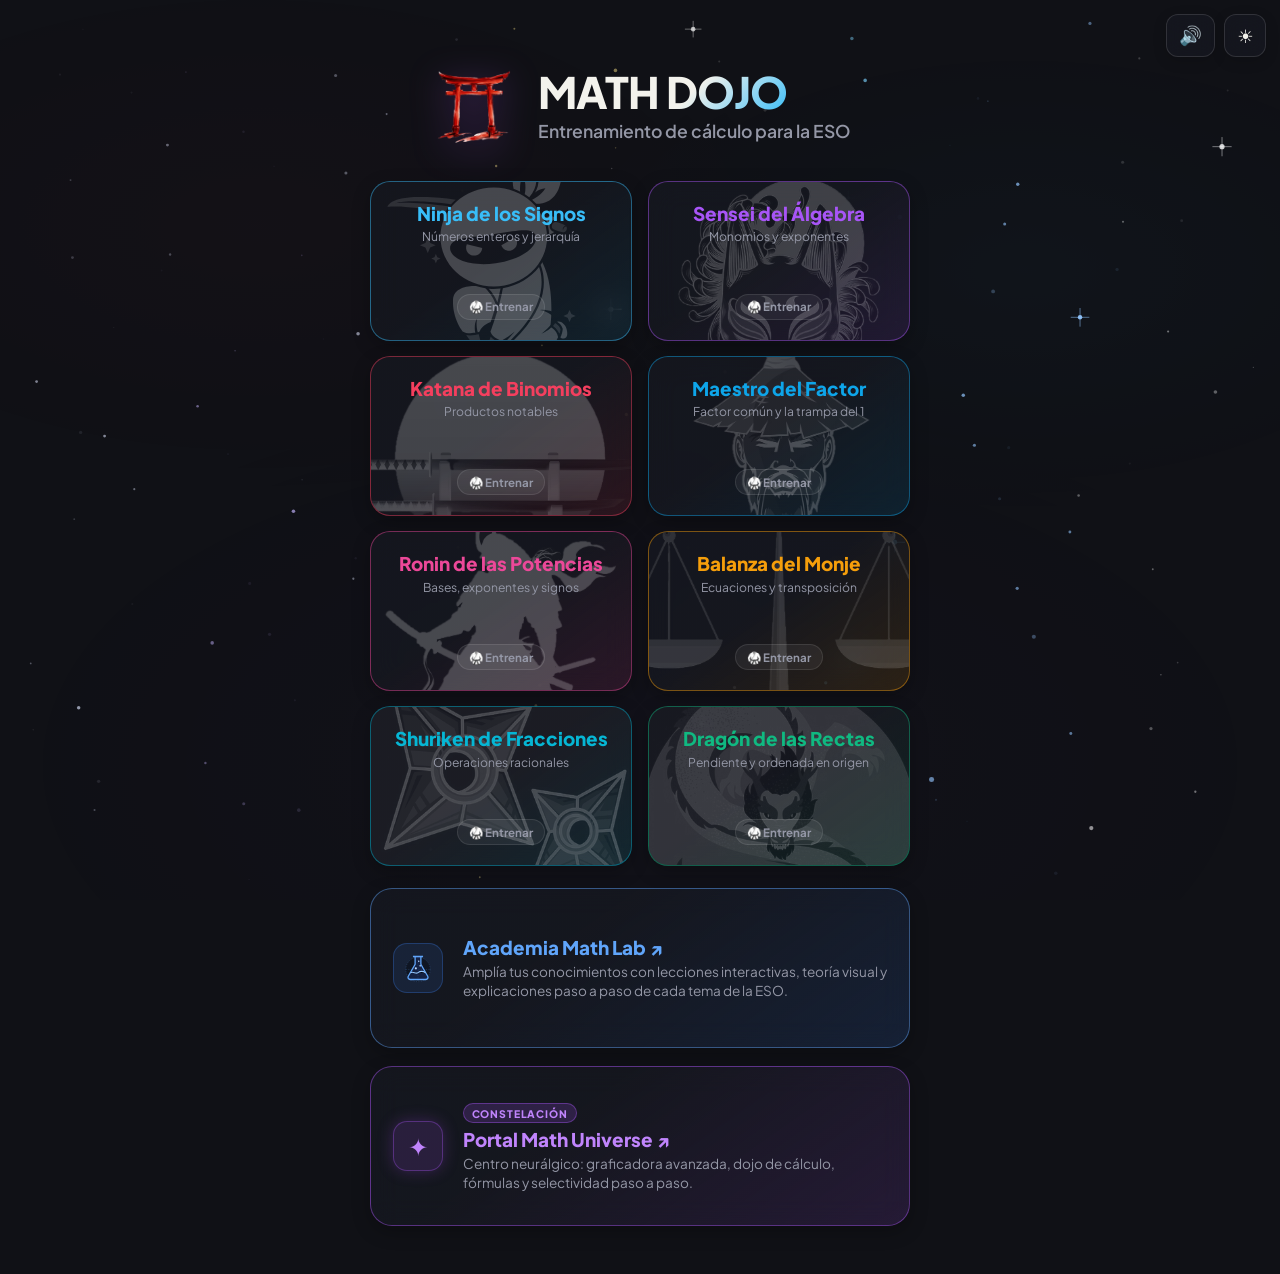
<file: index.html>
<!DOCTYPE html>
<html lang="es">
<head>
  <script>
    try {
      const p = new URLSearchParams(window.location.search).get('theme');
      const s = p || localStorage.getItem('math-universe-theme') || localStorage.getItem('mathlab_theme') || localStorage.getItem('mathdojo_theme');
      const t = s === 'light' ? 'light' : 'dark';
      if (t === 'light') {
        document.documentElement.setAttribute('data-theme', 'light');
      } else {
        document.documentElement.removeAttribute('data-theme');
      }
      localStorage.setItem('math-universe-theme', t);
      localStorage.setItem('mathlab_theme', t);
      localStorage.setItem('mathdojo_theme', t);
    } catch (_) {}
  </script>
  <meta charset="UTF-8">
  <meta name="viewport" content="width=device-width, initial-scale=1.0, maximum-scale=1.0, user-scalable=no, viewport-fit=cover">
  <title>Math Dojo | Centro de Entrenamiento de Cálculo</title>
  <meta name="theme-color" content="#101116">
  <meta name="apple-mobile-web-app-capable" content="yes">
  <meta name="apple-mobile-web-app-status-bar-style" content="black-translucent">
  <meta name="apple-mobile-web-app-title" content="Math Dojo">
  <link rel="manifest" href="manifest.json">
  
  <link rel="stylesheet" href="dojo-theme.css">
  <script src="dojo-starfield.js" defer></script>
  <script src="dojo-audio.js" defer></script>
  <script src="dojo-stats.js" defer></script>
  
  <style>
    :root {
      --bg-primary: #101116;
      --bg-card: rgba(22, 24, 32, 0.82);
      --text-main: #f3f2ec;
      --text-muted: #9497a6;
      --border-color: rgba(255, 255, 255, 0.12);
    }
    [data-theme="light"] {
      --bg-primary: #f5f4ef;
      --bg-card: rgba(255, 255, 255, 0.94);
      --text-main: #0f172a;
      --text-muted: #334155;
      --border-color: rgba(0, 0, 0, 0.14);
    }
    * { box-sizing: border-box; }
    
    body {
      margin: 0; padding: 0;
      background-color: var(--bg-primary); 
      color: var(--text-main);
      min-height: 100vh;
      display: flex; flex-direction: column; align-items: center;
      overflow-x: hidden;
      overflow-y: auto;
      transition: background-color 0.3s ease, color 0.3s ease;
      padding-bottom: max(3rem, env(safe-area-inset-bottom));
    }

    .header {
      display: flex;
      flex-direction: column;
      align-items: center;
      text-align: center;
      margin-top: max(3.8rem, env(safe-area-inset-top));
      margin-bottom: 2rem;
      padding: 0 1.2rem;
      max-width: 540px;
      width: 94%;
      position: relative;
      z-index: 2;
    }

    .header-main-row {
      display: flex;
      flex-direction: row;
      align-items: center;
      justify-content: center;
      gap: 1.3rem;
      width: 100%;
    }

    .header-tori {
      height: 5.5rem;
      width: 5.5rem;
      object-fit: contain;
      flex-shrink: 0;
      display: block;
      filter: drop-shadow(0 8px 18px rgba(168, 85, 247, 0.35));
      mix-blend-mode: screen; 
      transition: transform 0.3s ease;
    }
    [data-theme="light"] .header-tori {
      mix-blend-mode: multiply;
      filter: drop-shadow(0 6px 14px rgba(168, 85, 247, 0.15));
    }

    .header-text {
      display: flex;
      flex-direction: column;
      align-items: flex-start;
      text-align: left;
      justify-content: center;
    }
    .header h1 { 
      font-size: clamp(2rem, 6.5vw, 2.7rem); 
      margin: 0; 
      font-weight: 900; 
      letter-spacing: -1px; 
      line-height: 1.1;
      background: linear-gradient(135deg, var(--text-main) 60%, var(--accent-blue) 100%);
      -webkit-background-clip: text;
      -webkit-text-fill-color: transparent;
    }
    [data-theme="light"] .header h1 {
      background: linear-gradient(135deg, #14151a 50%, #0284c7 100%);
      -webkit-background-clip: text;
      -webkit-text-fill-color: transparent;
    }
    .header p { 
      color: var(--text-muted); 
      font-size: clamp(0.92rem, 3.2vw, 1.1rem); 
      margin: 0.25rem 0 0 0; 
      font-weight: 600;
      line-height: 1.25;
    }
    
    /* REJILLA A DOBLE COLUMNA */
    .games-grid {
      display: grid;
      grid-template-columns: repeat(2, minmax(0, 1fr));
      gap: 0.95rem;
      width: 94%;
      max-width: 540px;
      position: relative;
      z-index: 2;
    }

    .game-card {
      background: var(--bg-card);
      backdrop-filter: blur(14px);
      -webkit-backdrop-filter: blur(14px);
      border: 1.5px solid var(--border-color);
      border-radius: 20px;
      padding: 1.25rem 0.85rem;
      min-height: 160px;
      text-decoration: none;
      display: flex;
      flex-direction: column;
      align-items: center;
      text-align: center;
      justify-content: space-between;
      gap: 0.35rem;
      transition: transform 0.2s cubic-bezier(0.16, 1, 0.3, 1), box-shadow 0.22s ease, border-color 0.22s ease, background 0.22s ease;
      color: var(--text-main);
      box-shadow: 0 6px 18px rgba(0, 0, 0, 0.25);
      position: relative;
      overflow: hidden; 
    }
    .game-card:hover {
      transform: translateY(-3px);
      box-shadow: 0 12px 30px var(--card-glow, rgba(0, 0, 0, 0.35));
    }
    .game-card:active { 
      transform: scale(0.97); 
    }

    .game-info {
      width: 100%;
      position: relative;
      z-index: 2;
    }
    .game-info h2 {
      margin: 0 0 0.3rem 0;
      font-size: clamp(0.98rem, 3.2vw, 1.18rem);
      font-weight: 800;
      line-height: 1.2;
    }
    .game-info p {
      margin: 0;
      font-size: 0.76rem;
      color: var(--text-muted);
      line-height: 1.25;
    }

    /* FONDO DE ILUSTRACIÓN COMPLETO */
    .card-full-bg {
      position: absolute;
      top: -15%;
      left: -15%;
      width: 130%;
      height: 130%;
      object-fit: cover;
      object-position: center 25%;
      pointer-events: none;
      z-index: 1;
      opacity: 0.24;
      filter: invert(1) grayscale(1);
      mix-blend-mode: screen;
      transition: transform 0.3s ease, opacity 0.3s ease;
    }

    [data-theme="light"] .card-full-bg {
      opacity: 0.07;
      filter: none;
      mix-blend-mode: multiply;
    }

    .game-card:hover .card-full-bg {
      transform: scale(1.08);
      opacity: 0.34;
    }
    [data-theme="light"] .game-card:hover .card-full-bg {
      opacity: 0.12;
    }

    /* COLORES TEMÁTICOS CON TINTADO LUMINOSO Y ALTO CONTRASTE */
    .card-enteros { 
      --card-glow: rgba(56, 189, 248, 0.32);
      border-color: rgba(56, 189, 248, 0.45); 
      background: linear-gradient(145deg, var(--bg-card) 45%, rgba(56, 189, 248, 0.12) 100%);
    }
    .card-enteros h2 { color: #38bdf8; }
    [data-theme="light"] .card-enteros {
      border: 2px solid #0284c7 !important;
      background: linear-gradient(150deg, #ffffff 20%, rgba(186, 230, 253, 0.75) 100%) !important;
      box-shadow: 0 6px 20px rgba(2, 132, 199, 0.18), 0 1px 3px rgba(0, 0, 0, 0.04) !important;
    }
    [data-theme="light"] .card-enteros h2 { color: #0284c7 !important; font-weight: 900 !important; }
    
    .card-algebra { 
      --card-glow: rgba(168, 85, 247, 0.32);
      border-color: rgba(168, 85, 247, 0.45); 
      background: linear-gradient(145deg, var(--bg-card) 45%, rgba(168, 85, 247, 0.12) 100%);
    }
    .card-algebra h2 { color: #a855f7; }
    [data-theme="light"] .card-algebra {
      border: 2px solid #7c3aed !important;
      background: linear-gradient(150deg, #ffffff 20%, rgba(233, 213, 255, 0.75) 100%) !important;
      box-shadow: 0 6px 20px rgba(124, 58, 237, 0.18), 0 1px 3px rgba(0, 0, 0, 0.04) !important;
    }
    [data-theme="light"] .card-algebra h2 { color: #6d28d9 !important; font-weight: 900 !important; }

    .card-notables { 
      --card-glow: rgba(244, 63, 94, 0.32);
      border-color: rgba(244, 63, 94, 0.45); 
      background: linear-gradient(145deg, var(--bg-card) 45%, rgba(244, 63, 94, 0.12) 100%);
    }
    .card-notables h2 { color: #f43f5e; }
    [data-theme="light"] .card-notables {
      border: 2px solid #e11d48 !important;
      background: linear-gradient(150deg, #ffffff 20%, rgba(254, 205, 211, 0.75) 100%) !important;
      box-shadow: 0 6px 20px rgba(225, 29, 72, 0.18), 0 1px 3px rgba(0, 0, 0, 0.04) !important;
    }
    [data-theme="light"] .card-notables h2 { color: #be123c !important; font-weight: 900 !important; }

    .card-factor { 
      --card-glow: rgba(14, 165, 233, 0.32);
      border-color: rgba(14, 165, 233, 0.45); 
      background: linear-gradient(145deg, var(--bg-card) 45%, rgba(14, 165, 233, 0.12) 100%);
    }
    .card-factor h2 { color: #0ea5e9; }
    [data-theme="light"] .card-factor {
      border: 2px solid #0284c7 !important;
      background: linear-gradient(150deg, #ffffff 20%, rgba(186, 230, 253, 0.75) 100%) !important;
      box-shadow: 0 6px 20px rgba(2, 132, 199, 0.18), 0 1px 3px rgba(0, 0, 0, 0.04) !important;
    }
    [data-theme="light"] .card-factor h2 { color: #0369a1 !important; font-weight: 900 !important; }

    .card-ronin { 
      --card-glow: rgba(236, 72, 153, 0.32);
      border-color: rgba(236, 72, 153, 0.45); 
      background: linear-gradient(145deg, var(--bg-card) 45%, rgba(236, 72, 153, 0.12) 100%);
    }
    .card-ronin h2 { color: #ec4899; }
    [data-theme="light"] .card-ronin {
      border: 2px solid #db2777 !important;
      background: linear-gradient(150deg, #ffffff 20%, rgba(251, 207, 232, 0.75) 100%) !important;
      box-shadow: 0 6px 20px rgba(219, 39, 119, 0.18), 0 1px 3px rgba(0, 0, 0, 0.04) !important;
    }
    [data-theme="light"] .card-ronin h2 { color: #be185d !important; font-weight: 900 !important; }

    .card-balanza { 
      --card-glow: rgba(245, 158, 11, 0.32);
      border-color: rgba(245, 158, 11, 0.45); 
      background: linear-gradient(145deg, var(--bg-card) 45%, rgba(245, 158, 11, 0.12) 100%);
    }
    .card-balanza h2 { color: #f59e0b; }
    [data-theme="light"] .card-balanza {
      border: 2px solid #d97706 !important;
      background: linear-gradient(150deg, #ffffff 20%, rgba(254, 215, 170, 0.75) 100%) !important;
      box-shadow: 0 6px 20px rgba(217, 119, 6, 0.18), 0 1px 3px rgba(0, 0, 0, 0.04) !important;
    }
    [data-theme="light"] .card-balanza h2 { color: #b45309 !important; font-weight: 900 !important; }

    .card-fracciones { 
      --card-glow: rgba(6, 182, 212, 0.32);
      border-color: rgba(6, 182, 212, 0.45); 
      background: linear-gradient(145deg, var(--bg-card) 45%, rgba(6, 182, 212, 0.12) 100%);
    }
    .card-fracciones h2 { color: #06b6d4; }
    [data-theme="light"] .card-fracciones {
      border: 2px solid #0891b2 !important;
      background: linear-gradient(150deg, #ffffff 20%, rgba(207, 250, 254, 0.75) 100%) !important;
      box-shadow: 0 6px 20px rgba(8, 145, 178, 0.18), 0 1px 3px rgba(0, 0, 0, 0.04) !important;
    }
    [data-theme="light"] .card-fracciones h2 { color: #0e7490 !important; font-weight: 900 !important; }

    .card-rectas { 
      --card-glow: rgba(16, 185, 129, 0.32);
      border-color: rgba(16, 185, 129, 0.45); 
      background: linear-gradient(145deg, var(--bg-card) 45%, rgba(16, 185, 129, 0.12) 100%);
    }
    .card-rectas h2 { color: #10b981; }
    [data-theme="light"] .card-rectas {
      border: 2px solid #059669 !important;
      background: linear-gradient(150deg, #ffffff 20%, rgba(209, 250, 229, 0.75) 100%) !important;
      box-shadow: 0 6px 20px rgba(5, 150, 105, 0.18), 0 1px 3px rgba(0, 0, 0, 0.04) !important;
    }
    [data-theme="light"] .card-rectas h2 { color: #047857 !important; font-weight: 900 !important; }

    /* TARJETA ESPECIAL: ACADEMIA MATH LAB */
    .promo-card {
      grid-column: 1 / -1;
      flex-direction: row;
      text-align: left;
      padding: 1.3rem 1.4rem;
      background: linear-gradient(145deg, var(--bg-card) 35%, rgba(59, 130, 246, 0.14) 100%);
      border-color: rgba(96, 165, 250, 0.45);
      border-radius: 22px;
      justify-content: flex-start;
      gap: 1.2rem;
      margin-top: 0.4rem;
      --card-glow: rgba(59, 130, 246, 0.3);
    }
    [data-theme="light"] .promo-card {
      border: 2px solid #2563eb !important;
      background: linear-gradient(150deg, #ffffff 25%, rgba(191, 219, 254, 0.75) 100%) !important;
      box-shadow: 0 6px 22px rgba(37, 99, 235, 0.18), 0 1px 3px rgba(0, 0, 0, 0.04) !important;
    }
    [data-theme="light"] .promo-card h2 { color: #1d4ed8 !important; font-weight: 900 !important; }
    .promo-card .game-info p {
      font-size: 0.85rem;
      margin-top: 0.3rem;
      line-height: 1.35;
    }

    /* GRAN PASTILLA / SECCIÓN CONSTELACIÓN MATH UNIVERSE (ABAJO DEL TODO) */
    .constellation-hub-card {
      grid-column: 1 / -1;
      flex-direction: row;
      text-align: left;
      padding: 1.3rem 1.4rem;
      background: linear-gradient(145deg, var(--bg-card) 35%, rgba(168, 85, 247, 0.14) 100%);
      border-color: rgba(168, 85, 247, 0.45);
      border-radius: 22px;
      justify-content: flex-start;
      gap: 1.2rem;
      margin-top: 0.2rem;
      --card-glow: rgba(168, 85, 247, 0.3);
    }
    [data-theme="light"] .constellation-hub-card {
      border: 2px solid #7c3aed !important;
      background: linear-gradient(150deg, #ffffff 25%, rgba(233, 213, 255, 0.75) 100%) !important;
      box-shadow: 0 6px 22px rgba(124, 58, 237, 0.18), 0 1px 3px rgba(0, 0, 0, 0.04) !important;
    }
    [data-theme="light"] .constellation-hub-card h2 { color: #5b21b6 !important; font-weight: 900 !important; }
    .constellation-icon-wrap {
      width: 50px;
      height: 50px;
      flex-shrink: 0;
      display: flex;
      align-items: center;
      justify-content: center;
      border-radius: 14px;
      background: rgba(168, 85, 247, 0.14);
      border: 1px solid rgba(168, 85, 247, 0.35);
      color: #c084fc;
      font-size: 1.5rem;
      box-shadow: 0 0 16px rgba(168, 85, 247, 0.25);
    }
    [data-theme="light"] .constellation-icon-wrap {
      background: rgba(124, 58, 237, 0.15);
      border: 2px solid #7c3aed;
      color: #6d28d9;
    }
    .constellation-hub-card .badge-hub {
      display: inline-flex;
      align-items: center;
      gap: 0.3rem;
      font-size: 0.65rem;
      font-weight: 800;
      letter-spacing: 0.08em;
      text-transform: uppercase;
      padding: 0.15rem 0.5rem;
      border-radius: 999px;
      background: rgba(168, 85, 247, 0.18);
      border: 1px solid rgba(168, 85, 247, 0.4);
      color: #c084fc;
      margin-bottom: 0.3rem;
    }
    [data-theme="light"] .constellation-hub-card .badge-hub {
      background: #ede9fe;
      border-color: #8b5cf6;
      color: #5b21b6;
      font-weight: 800;
    }
    .constellation-hub-card h2 {
      color: #c084fc;
    }
    .constellation-hub-card .game-info p {
      font-size: 0.85rem;
      margin-top: 0.25rem;
      line-height: 1.35;
    }
    [data-theme="light"] .game-info p {
      color: #1e293b !important;
      font-weight: 600 !important;
    }
  </style>
</head>
<body>
  <!-- Controles Superiores: Sonido y Tema (Alineados, nunca solapados) -->
  <div class="top-controls">
    <button class="sound-toggle-btn" type="button" onclick="DojoAudio.toggleMute()" aria-label="Silenciar o activar sonido" title="Sonido">
      <span class="sound-icon">🔊</span>
    </button>
    <button class="theme-toggle-btn" type="button" onclick="toggleTheme()" aria-label="Cambiar tema de color" title="Cambiar tema">
      <span id="theme-icon">☀️</span>
    </button>
  </div>

  <div class="header">
    <div class="header-main-row">
      <img src="Tori.png" class="header-tori" alt="Tori">
      <div class="header-text">
        <h1>MATH DOJO</h1>
        <p>Entrenamiento de cálculo para la ESO</p>
      </div>
    </div>
  </div>

  <div class="games-grid">
    <!-- Ninja de los Signos -->
    <a href="signos.html" class="game-card card-enteros" onclick="if(window.DojoAudio) DojoAudio.play('tap')">
      <img src="ninja-bg.svg" class="card-full-bg" alt="" aria-hidden="true">
      <div class="game-info">
        <h2>Ninja de los Signos</h2>
        <p>Números enteros y jerarquía</p>
      </div>
      <div class="card-belt-badge" data-game="signos">🥋 Entrenar</div>
    </a>

    <!-- Sensei del Álgebra -->
    <a href="algebra.html" class="game-card card-algebra" onclick="if(window.DojoAudio) DojoAudio.play('tap')">
      <img src="sensei-bg.png" class="card-full-bg" alt="" aria-hidden="true">
      <div class="game-info">
        <h2>Sensei del Álgebra</h2>
        <p>Monomios y exponentes</p>
      </div>
      <div class="card-belt-badge" data-game="algebra">🥋 Entrenar</div>
    </a>

    <!-- Katana de Binomios -->
    <a href="notables.html" class="game-card card-notables" onclick="if(window.DojoAudio) DojoAudio.play('tap')">
      <img src="katana-bg.png" class="card-full-bg" alt="" aria-hidden="true">
      <div class="game-info">
        <h2>Katana de Binomios</h2>
        <p>Productos notables</p>
      </div>
      <div class="card-belt-badge" data-game="notables">🥋 Entrenar</div>
    </a>

    <!-- Maestro del Factor -->
    <a href="factor.html" class="game-card card-factor" onclick="if(window.DojoAudio) DojoAudio.play('tap')">
      <img src="maestro-bg.png" class="card-full-bg" alt="" aria-hidden="true">
      <div class="game-info">
        <h2>Maestro del Factor</h2>
        <p>Factor común y la trampa del 1</p>
      </div>
      <div class="card-belt-badge" data-game="factor">🥋 Entrenar</div>
    </a>

    <!-- Ronin de las Potencias -->
    <a href="ronin.html" class="game-card card-ronin" onclick="if(window.DojoAudio) DojoAudio.play('tap')">
      <img src="ronin-bg.png" class="card-full-bg" alt="" aria-hidden="true">
      <div class="game-info">
        <h2>Ronin de las Potencias</h2>
        <p>Bases, exponentes y signos</p>
      </div>
      <div class="card-belt-badge" data-game="ronin">🥋 Entrenar</div>
    </a>

    <!-- Balanza del Monje -->
    <a href="balanza.html" class="game-card card-balanza" onclick="if(window.DojoAudio) DojoAudio.play('tap')">
      <img src="scales-bg.png" class="card-full-bg" alt="" aria-hidden="true">
      <div class="game-info">
        <h2>Balanza del Monje</h2>
        <p>Ecuaciones y transposición</p>
      </div>
      <div class="card-belt-badge" data-game="balanza">🥋 Entrenar</div>
    </a>

    <!-- Shuriken de Fracciones -->
    <a href="fracciones.html" class="game-card card-fracciones" onclick="if(window.DojoAudio) DojoAudio.play('tap')">
      <img src="shuriken-bg.png" class="card-full-bg" alt="" aria-hidden="true">
      <div class="game-info">
        <h2>Shuriken de Fracciones</h2>
        <p>Operaciones racionales</p>
      </div>
      <div class="card-belt-badge" data-game="fracciones">🥋 Entrenar</div>
    </a>

    <!-- Dragón de las Rectas -->
    <a href="rectas.html" class="game-card card-rectas" onclick="if(window.DojoAudio) DojoAudio.play('tap')">
      <img src="dragon-bg.jpg" class="card-full-bg" alt="" aria-hidden="true">
      <div class="game-info">
        <h2>Dragón de las Rectas</h2>
        <p>Pendiente y ordenada en origen</p>
      </div>
      <div class="card-belt-badge" data-game="rectas">🥋 Entrenar</div>
    </a>

    <!-- Tarjeta Especial: Math Lab -->
    <a href="https://mathlab-phi.vercel.app/" target="_blank" rel="noopener noreferrer" class="game-card promo-card" onclick="if(window.DojoAudio) DojoAudio.play('tap')">
      <div class="math-lab-tile" aria-hidden="true">
        <svg viewBox="0 0 100 100">
          <circle cx="50" cy="54" r="34" class="tile-grid" />
          <path d="M16 54h68M50 20v68" class="tile-grid" />
          <path d="M36 18h28M42 18v22L23 73a6 6 0 0 0 5.2 9h43.6a6 6 0 0 0 5.2-9L58 40V18" class="tile-main" />
          <path d="M29 63c8-5 14 5 21 0s13-5 21 0" class="tile-accent" />
          <circle cx="44" cy="51" r="3" class="tile-dot" />
          <circle cx="56" cy="44" r="2.2" class="tile-dot" />
          <circle cx="52" cy="31" r="2" class="tile-dot" />
        </svg>
      </div>
      <div class="game-info">
        <h2 style="color: #60a5fa;">Academia Math Lab ↗</h2>
        <p>Amplía tus conocimientos con lecciones interactivas, teoría visual y explicaciones paso a paso de cada tema de la ESO.</p>
      </div>
    </a>

    <!-- Gran Pastilla: Constelación Math Universe (Abajo, sin estorbar el header) -->
    <a href="https://mathuniverse-beta.vercel.app/" target="_blank" rel="noopener noreferrer" class="game-card constellation-hub-card" onclick="if(window.DojoAudio) DojoAudio.play('tap')">
      <div class="constellation-icon-wrap" aria-hidden="true">
        <span>✦</span>
      </div>
      <div class="game-info">
        <div class="badge-hub">Constelación</div>
        <h2>Portal Math Universe ↗</h2>
        <p>Centro neurálgico: graficadora avanzada, dojo de cálculo, fórmulas y selectividad paso a paso.</p>
      </div>
    </a>
  </div>

  <script>
    function updateCrossLinks(theme) {
      try {
        document.querySelectorAll('a[href]').forEach(a => {
          const href = a.getAttribute('href');
          if (!href || href.startsWith('#') || href.startsWith('javascript:') || href.startsWith('mailto:')) return;
          try {
            const url = new URL(href, window.location.href);
            if (url.origin === window.location.origin || url.hostname.includes('vercel.app')) {
              url.searchParams.set('theme', theme);
              if (url.origin === window.location.origin && !href.startsWith('http')) {
                const relativePath = href.split('?')[0].split('#')[0];
                const hash = href.includes('#') ? '#' + href.split('#')[1] : '';
                a.setAttribute('href', `${relativePath}?theme=${theme}${hash}`);
              } else {
                a.setAttribute('href', url.toString());
              }
            }
          } catch (_) {}
        });
      } catch (_) {}
    }

    function initTheme() {
      const isLight = document.documentElement.getAttribute('data-theme') === 'light';
      const icon = document.getElementById('theme-icon');
      if (icon) icon.textContent = isLight ? '🌙' : '☀️';
      updateCrossLinks(isLight ? 'light' : 'dark');
    }

    function toggleTheme() {
      const isLight = document.documentElement.getAttribute('data-theme') === 'light';
      const next = isLight ? 'dark' : 'light';
      const icon = document.getElementById('theme-icon');
      
      if (next === 'light') {
        document.documentElement.setAttribute('data-theme', 'light');
        if (icon) icon.textContent = '🌙';
      } else {
        document.documentElement.removeAttribute('data-theme');
        if (icon) icon.textContent = '☀️';
      }
      try {
        localStorage.setItem('math-universe-theme', next);
        localStorage.setItem('mathlab_theme', next);
        localStorage.setItem('mathdojo_theme', next);
      } catch (_) {}
      updateCrossLinks(next);
    }

    window.addEventListener('pageshow', () => {
      try {
        const s = localStorage.getItem('math-universe-theme') || localStorage.getItem('mathlab_theme') || localStorage.getItem('mathdojo_theme');
        const isLight = s === 'light';
        if (isLight) {
          document.documentElement.setAttribute('data-theme', 'light');
        } else {
          document.documentElement.removeAttribute('data-theme');
        }
        initTheme();
      } catch (_) {}
    });

    window.addEventListener('DOMContentLoaded', initTheme);
    
    if ('serviceWorker' in navigator) {
      window.addEventListener('load', () => navigator.serviceWorker.register('./sw.js'));
    }
  </script>
</body>
</html>
</file>
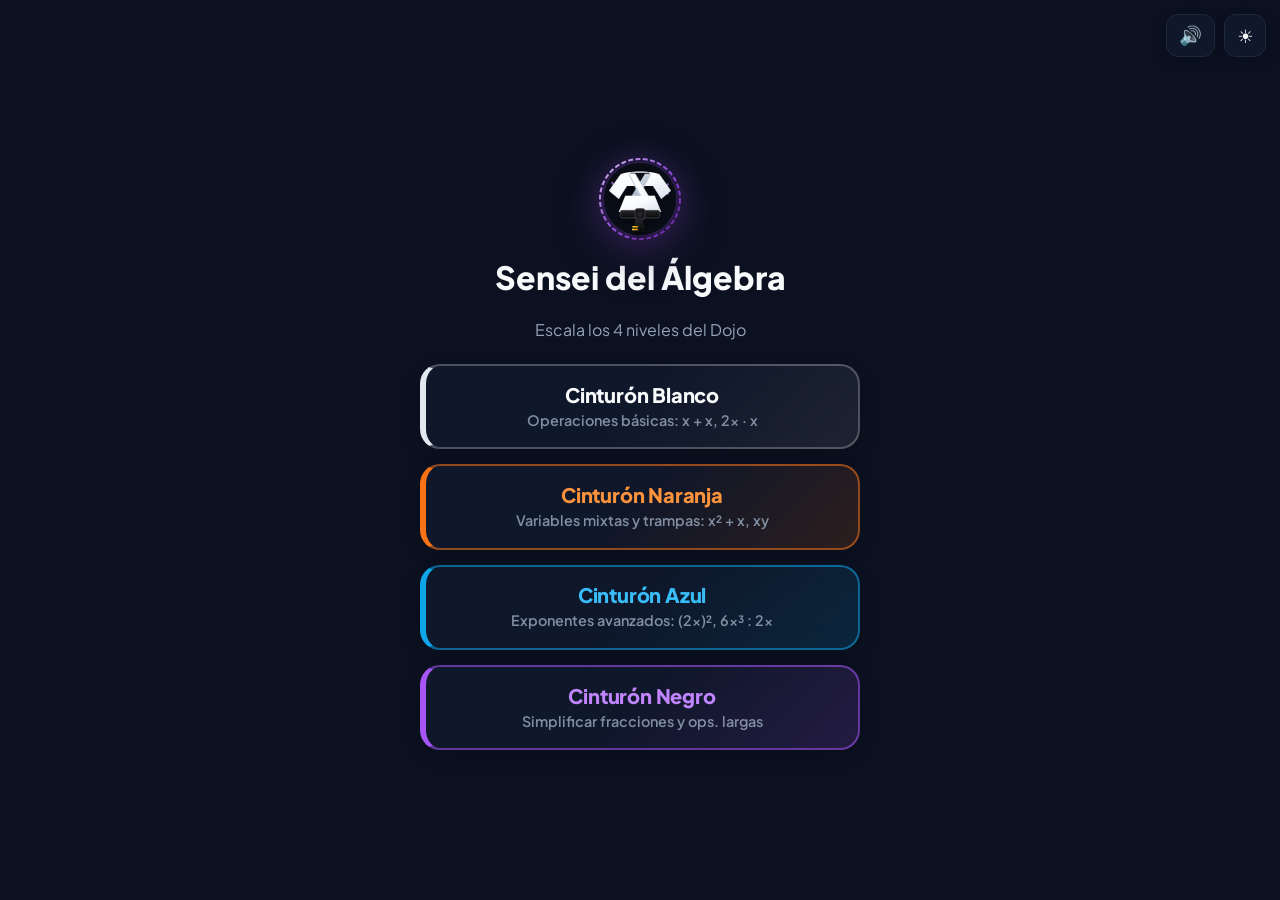
<file: algebra.html>
<!DOCTYPE html>
<html lang="es">
<head>
  <script>
    if (localStorage.getItem('mathlab_theme') === 'light') {
      document.documentElement.setAttribute('data-theme', 'light');
    }
  </script>
  <meta charset="UTF-8">
  <meta name="viewport" content="width=device-width, initial-scale=1.0, maximum-scale=1.0, user-scalable=no, viewport-fit=cover">
  <title>Sensei del Álgebra | MATH LAB</title>
  
  <meta name="theme-color" content="#0b1120">
  <meta name="apple-mobile-web-app-capable" content="yes">
  <meta name="apple-mobile-web-app-status-bar-style" content="black-translucent">
  <meta name="apple-mobile-web-app-title" content="Álgebra">
  <link rel="manifest" href="manifest.json">
  <link rel="stylesheet" href="dojo-theme.css">
  <script src="dojo-audio.js" defer></script>
  <script src="dojo-stats.js" defer></script>
  
  <style>
    /* ================= VARIABLES DE COLOR ================= */
    :root {
      --bg-primary: #0b1120;
      --bg-card: #0f172a;
      --text-main: #f8fafc;
      --text-muted: #94a3b8;
      --border-color: #1e293b;
      --accent-main: #a855f7; 
      --accent-gold: #fbbf24;
      --accent-success: #10b981;
      --accent-op: #f43f5e;
    }

    [data-theme="light"] {
      --bg-primary: #f8fafc;
      --bg-card: #ffffff;
      --text-main: #0f172a;
      --text-muted: #64748b;
      --border-color: #e2e8f0;
      --accent-main: #9333ea;
    }

    * {
      box-sizing: border-box;
    }

    /* === LA SOLUCIÓN NUCLEAR === */
    html, body {
      margin: 0;
      padding: 0;
      width: 100%;
      height: 100%;
      position: fixed; /* Ancla la app a las 4 esquinas físicas */
      top: 0; left: 0; right: 0; bottom: 0;
      overflow: hidden; /* Prohíbe cualquier scroll */
      background-color: var(--bg-primary);
      color: var(--text-main);
      font-family: system-ui, -apple-system, sans-serif;
      display: flex;
      flex-direction: column;
      transition: background-color 0.3s ease, color 0.3s ease;
    }

    /* EFECTOS PANTALLA COMPLETA */
    @keyframes screenFlash {
      0% { box-shadow: inset 0 0 120px rgba(16, 185, 129, 0.4); }
      100% { box-shadow: inset 0 0 0px rgba(16, 185, 129, 0); }
    }
    body.flash-active {
      animation: screenFlash 0.6s ease-out;
    }

    @keyframes errorFlash {
      0% { box-shadow: inset 0 0 150px rgba(244, 63, 94, 0.5); }
      100% { box-shadow: inset 0 0 0px rgba(244, 63, 94, 0); }
    }
    body.error-active {
      animation: errorFlash 0.5s ease-out;
    }

    /* ANIMACIONES DEL TEXTO CENTRAL */
    @keyframes textPop {
      0% { transform: scale(1); }
      40% { transform: scale(1.2); color: var(--accent-success); text-shadow: 0 0 20px rgba(16, 185, 129, 0.5); }
      100% { transform: scale(1); }
    }
    .pop-active {
      animation: textPop 0.5s cubic-bezier(0.175, 0.885, 0.32, 1.275);
    }

    @keyframes textShake {
      0%, 100% { transform: translateX(0); }
      20%, 60% { transform: translateX(-10px); color: var(--accent-op); text-shadow: 0 0 15px rgba(244, 63, 94, 0.4); }
      40%, 80% { transform: translateX(10px); color: var(--accent-op); text-shadow: 0 0 15px rgba(244, 63, 94, 0.4); }
    }
    .shake-active {
      animation: textShake 0.4s ease-in-out;
    }

    /* PARTÍCULAS */
    .particle {
      position: fixed;
      pointer-events: none;
      font-size: 2rem;
      opacity: 1;
      z-index: 999;
      transition: transform 0.8s cubic-bezier(0.25, 1, 0.5, 1), opacity 0.8s ease-out;
    }

    .theme-toggle-btn {
      position: absolute;
      top: 1rem;
      right: 1rem;
      background: var(--bg-card);
      border: 1px solid var(--border-color);
      border-radius: 12px;
      cursor: pointer;
      padding: 0.6rem 0.8rem;
      font-size: 1.2rem;
      display: inline-flex;
      align-items: center;
      justify-content: center;
      box-shadow: 0 4px 10px rgba(0,0,0,0.15);
      color: var(--text-main);
      z-index: 100;
      transition: all 0.2s;
    }

    /* PANTALLA DE INICIO */
    #screen-home {
      display: flex;
      flex-direction: column;
      align-items: center;
      justify-content: center;
      height: 100%;
      padding: 1.5rem;
      text-align: center;
      position: relative;
    }
    .app-logo {
      font-size: 4rem;
      margin-bottom: 0.5rem;
      filter: drop-shadow(0 4px 15px rgba(168, 85, 247, 0.4));
    }
    .app-title {
      font-size: 2rem;
      font-weight: 900;
      color: var(--text-main);
      margin: 0 0 0.5rem 0;
      line-height: 1.1;
    }
    .app-subtitle {
      color: var(--text-muted);
      font-size: 1rem;
      margin-bottom: 1.5rem;
    }

    .levels-grid {
      display: flex;
      flex-direction: column;
      gap: 0.8rem;
      width: 100%;
      max-width: 340px;
    }

    .mode-btn {
      width: 100%;
      padding: 1rem;
      border-radius: 16px;
      border: 2px solid transparent;
      font-size: 1.1rem;
      font-weight: 800;
      cursor: pointer;
      display: flex;
      flex-direction: column;
      align-items: center;
      gap: 0.2rem;
      transition: transform 0.1s;
    }
    .mode-btn:active { transform: scale(0.96); }
    
    /* Colores de Cinturones */
    .btn-blanco { background: rgba(248, 250, 252, 0.1); border-color: #cbd5e1; color: #f8fafc; }
    [data-theme="light"] .btn-blanco { background: #f1f5f9; color: #334155; border-color: #94a3b8; }
    
    .btn-naranja { background: rgba(249, 115, 22, 0.15); border-color: #f97316; color: #f97316; }
    .btn-azul { background: rgba(56, 189, 248, 0.15); border-color: #38bdf8; color: #38bdf8; }
    .btn-negro { background: rgba(15, 23, 42, 0.8); border-color: #64748b; color: #fff; box-shadow: 0 4px 15px rgba(0,0,0,0.5); }
    [data-theme="light"] .btn-negro { background: #0f172a; color: #fff; }

    .btn-desc { font-size: 0.8rem; font-weight: 600; opacity: 0.85; }

    /* PANTALLA DE JUEGO (REDISEÑADA PARA BLOQUEO ABSOLUTO) */
    #screen-game {
      display: none;
      flex-direction: column;
      width: 100%;
      height: 100%;
      position: absolute;
      top: 0; left: 0; right: 0; bottom: 0;
      padding: 0;
    }

    .game-header {
      display: flex;
      justify-content: space-between;
      align-items: center;
      padding: 1rem 4rem 1rem 1rem;
      padding-top: max(1rem, env(safe-area-inset-top));
    }
    .btn-back {
      background: var(--bg-card);
      border: 1px solid var(--border-color);
      border-radius: 10px;
      color: var(--text-main);
      font-size: 1.1rem;
      cursor: pointer;
      padding: 0.5rem 0.8rem;
      font-weight: bold;
    }
    .score-board {
      background: rgba(16, 185, 129, 0.15);
      color: var(--accent-success);
      padding: 0.6rem 1.2rem;
      border-radius: 20px;
      font-weight: 900;
      font-size: 1.1rem;
      border: 1px solid rgba(16, 185, 129, 0.3);
    }

    .problem-container {
      flex: 1; /* Rellena el espacio del centro */
      display: flex;
      align-items: center;
      justify-content: center;
      font-size: clamp(2.4rem, 8vw, 4rem); 
      font-weight: 900;
      font-family: monospace;
      letter-spacing: -1px;
      text-align: center;
      color: var(--text-main);
      white-space: nowrap; 
      width: 100%;
    }
    
    #problem-display.long-math { font-size: clamp(1.5rem, 6vw, 3rem); }
    #problem-display.frac-math { font-size: clamp(2rem, 8vw, 4rem); display: flex; flex-direction: column; align-items: center; justify-content: center; gap: 0.2rem; }
    
    .frac-line { width: 100%; height: 4px; background: currentColor; border-radius: 2px; }

    sup { 
      font-size: 0.65em; 
      position: relative; 
      top: -0.6em; 
      color: var(--accent-main); 
    }
    [data-theme="light"] sup { color: var(--accent-main); }

    /* BURBUJAS DE OPCIONES */
    .options-grid {
      display: grid; 
      grid-template-columns: 1fr 1fr; 
      gap: 0.6rem; 
      padding: 0.5rem; 
      width: 100%;
      /* Esto las aleja del fondo del dispositivo */
      padding-bottom: max(1.5rem, env(safe-area-inset-bottom));
    }
    .option-btn {
      font-size: clamp(1.1rem, 4.5vw, 1.6rem); 
      font-weight: 900;
      font-family: monospace;
      padding: 1.2rem 0.2rem; 
      border-radius: 16px;
      cursor: pointer;
      transition: all 0.2s cubic-bezier(0.4, 0, 0.2, 1);
      box-shadow: 0 4px 10px rgba(0,0,0,0.15);
      display: flex;
      align-items: center;
      justify-content: center;
      color: var(--text-main);
      text-align: center;
    }
    .option-btn:active { transform: scale(0.95); }
    
    .opt-c1 { background: rgba(168, 85, 247, 0.1); border: 2px solid var(--accent-main); }
    .opt-c2 { background: rgba(244, 63, 94, 0.1); border: 2px solid #f43f5e; }
    .opt-c3 { background: rgba(56, 189, 248, 0.1); border: 2px solid #38bdf8; }
    .opt-c4 { background: rgba(16, 185, 129, 0.1); border: 2px solid #10b981; }

    .option-btn.correct { background: var(--accent-success) !important; border-color: var(--accent-success) !important; color: #022c22 !important; box-shadow: 0 0 25px rgba(16, 185, 129, 0.6); }
    .option-btn.correct sup { color: #022c22 !important; }
    .option-btn.wrong { background: var(--accent-op) !important; border-color: var(--accent-op) !important; color: #fff !important; box-shadow: 0 0 25px rgba(244, 63, 94, 0.6); }
    .option-btn.wrong sup { color: #fff !important; }
    .option-btn.disabled { pointer-events: none; opacity: 0.25; transform: scale(0.95); }

    /* TARJETA DE EXPLICACIÓN */
    #feedback-panel {
      position: fixed;
      bottom: -150%;
      left: 50%;
      transform: translateX(-50%);
      width: 92%;
      max-width: 450px;
      background: var(--bg-card);
      border: 3px solid #f43f5e;
      padding: 1.5rem;
      box-sizing: border-box;
      border-radius: 20px;
      transition: bottom 0.4s cubic-bezier(0.175, 0.885, 0.32, 1.275);
      z-index: 50;
      box-shadow: 0 15px 40px rgba(244, 63, 94, 0.4);
    }
    #feedback-panel.show { bottom: 20px; }
    
    .feedback-title { font-size: 1.3rem; font-weight: 900; margin-bottom: 0.8rem; color: #f43f5e; display: flex; align-items: center; gap: 0.5rem; }
    .feedback-text { font-size: 1.1rem; line-height: 1.4; color: var(--text-main); margin-bottom: 1.5rem; }
    .feedback-text strong { color: var(--accent-main); }
    [data-theme="light"] .feedback-text strong { color: #7e22ce; }

    .btn-next {
      width: 100%;
      padding: 1rem;
      background: #f43f5e;
      color: #fff;
      border: none;
      border-radius: 12px;
      font-size: 1.1rem;
      font-weight: 900;
      cursor: pointer;
      text-transform: uppercase;
    }
  </style>
</head>
<body>

  <div class="top-controls">
    <button class="sound-toggle-btn" type="button" onclick="DojoAudio.toggleMute()" aria-label="Silenciar o activar sonido" title="Sonido">
      <span class="sound-icon">🔊</span>
    </button>
    <button id="theme-toggle" class="theme-toggle-btn" onclick="toggleTheme()" title="Cambiar tema">
      <span id="theme-icon">☀️</span>
    </button>
  </div>

  <div id="screen-home">
    <div class="app-logo">
      <img src="crests/sensei-algebra.svg" class="app-logo-crest" alt="Sensei del Álgebra">
    </div>
    <h1 class="app-title">Sensei del Álgebra</h1>
    <p class="app-subtitle">Escala los 4 niveles del Dojo</p>

    <div class="levels-grid">
      <button class="mode-btn btn-blanco" data-level="blanco" onclick="startGame('blanco')">
        <div class="belt-pill-icon" aria-hidden="true">
          <svg viewBox="0 0 36 36" fill="none"><rect x="4" y="8" width="28" height="8" rx="2.5" fill="#f8fafc" stroke="#cbd5e1" stroke-width="1.8"/><rect x="4" y="20" width="28" height="8" rx="2.5" fill="#f8fafc" stroke="#cbd5e1" stroke-width="1.8"/><circle cx="18" cy="18" r="5.5" fill="#ffffff" stroke="#cbd5e1" stroke-width="1.8"/><path d="M16 23 L13 33 L19 32 Z" fill="#f8fafc" stroke="#cbd5e1" stroke-width="1.2"/><path d="M20 23 L23 33 L17 32 Z" fill="#f8fafc" stroke="#cbd5e1" stroke-width="1.2"/></svg>
        </div>
        <div class="belt-pill-body">
          <span class="belt-pill-title">Cinturón Blanco</span>
          <span class="btn-desc">Operaciones básicas: x + x, 2x · x</span>
        </div>
        <div class="belt-pill-status">🥋 Iniciar</div>
      </button>

      <button class="mode-btn btn-naranja" data-level="naranja" onclick="startGame('naranja')">
        <div class="belt-pill-icon" aria-hidden="true">
          <svg viewBox="0 0 36 36" fill="none"><rect x="4" y="8" width="28" height="8" rx="2.5" fill="#f97316" stroke="#ea580c" stroke-width="1.8"/><rect x="4" y="20" width="28" height="8" rx="2.5" fill="#f97316" stroke="#ea580c" stroke-width="1.8"/><circle cx="18" cy="18" r="5.5" fill="#fb923c" stroke="#ea580c" stroke-width="1.8"/><path d="M16 23 L13 33 L19 32 Z" fill="#f97316" stroke="#ea580c" stroke-width="1.2"/><path d="M20 23 L23 33 L17 32 Z" fill="#f97316" stroke="#ea580c" stroke-width="1.2"/></svg>
        </div>
        <div class="belt-pill-body">
          <span class="belt-pill-title">Cinturón Naranja</span>
          <span class="btn-desc">Variables mixtas y trampas: x² + x, xy</span>
        </div>
        <div class="belt-pill-status">🥋 Iniciar</div>
      </button>

      <button class="mode-btn btn-azul" data-level="azul" onclick="startGame('azul')">
        <div class="belt-pill-icon" aria-hidden="true">
          <svg viewBox="0 0 36 36" fill="none"><rect x="4" y="8" width="28" height="8" rx="2.5" fill="#0ea5e9" stroke="#0284c7" stroke-width="1.8"/><rect x="4" y="20" width="28" height="8" rx="2.5" fill="#0ea5e9" stroke="#0284c7" stroke-width="1.8"/><circle cx="18" cy="18" r="5.5" fill="#38bdf8" stroke="#0284c7" stroke-width="1.8"/><path d="M16 23 L13 33 L19 32 Z" fill="#0ea5e9" stroke="#0284c7" stroke-width="1.2"/><path d="M20 23 L23 33 L17 32 Z" fill="#0ea5e9" stroke="#0284c7" stroke-width="1.2"/></svg>
        </div>
        <div class="belt-pill-body">
          <span class="belt-pill-title">Cinturón Azul</span>
          <span class="btn-desc">Exponentes avanzados: (2x)², 6x³ : 2x</span>
        </div>
        <div class="belt-pill-status">🥋 Iniciar</div>
      </button>

      <button class="mode-btn btn-negro" data-level="negro" onclick="startGame('negro')">
        <div class="belt-pill-icon" aria-hidden="true">
          <svg viewBox="0 0 36 36" fill="none"><rect x="4" y="8" width="28" height="8" rx="2.5" fill="#18181b" stroke="#3f3f46" stroke-width="1.8"/><rect x="4" y="20" width="28" height="8" rx="2.5" fill="#18181b" stroke="#3f3f46" stroke-width="1.8"/><circle cx="18" cy="18" r="5.5" fill="#27272a" stroke="#52525b" stroke-width="1.8"/><path d="M16 23 L13 33 L19 32 Z" fill="#18181b" stroke="#3f3f46" stroke-width="1.2"/><path d="M20 23 L23 33 L17 32 Z" fill="#18181b" stroke="#3f3f46" stroke-width="1.2"/><line x1="14" y1="30" x2="18" y2="29.5" stroke="#fde047" stroke-width="1.5"/></svg>
        </div>
        <div class="belt-pill-body">
          <span class="belt-pill-title">Cinturón Negro</span>
          <span class="btn-desc">Simplificar fracciones y ops. largas</span>
        </div>
        <div class="belt-pill-status">🥋 Iniciar</div>
      </button>
    </div>
  </div>

  <div id="screen-game">
    <div class="game-header">
      <button class="btn-back" onclick="goHome()">← Salir</button>
      <div class="score-board">Racha: <span id="score-count">0</span> 🔥 <span class="best-stat" id="best-count"></span></div>
    </div>

    <div class="problem-container">
      <div id="problem-display"></div>
    </div>

    <div class="options-grid" id="options-container">
      <button class="option-btn opt-c1" onclick="checkAnswer(0)" id="opt-0"></button>
      <button class="option-btn opt-c2" onclick="checkAnswer(1)" id="opt-1"></button>
      <button class="option-btn opt-c3" onclick="checkAnswer(2)" id="opt-2"></button>
      <button class="option-btn opt-c4" onclick="checkAnswer(3)" id="opt-3"></button>
    </div>
  </div>

  <div id="feedback-panel">
    <div class="feedback-title"><span>❌</span> ¡Trampa mental!</div>
    <div class="feedback-text" id="feedback-desc"></div>
    <button class="btn-next" onclick="nextProblem()">Entendido ➔</button>
  </div>

  <script>
    function initTheme() {
      const isLight = document.documentElement.getAttribute('data-theme') === 'light';
      document.getElementById('theme-icon').textContent = isLight ? '🌙' : '☀️';
    }
    function toggleTheme() {
      const isLight = document.documentElement.getAttribute('data-theme') === 'light';
      if (isLight) {
        document.documentElement.removeAttribute('data-theme');
        localStorage.setItem('mathlab_theme', 'dark');
        document.getElementById('theme-icon').textContent = '☀️';
      } else {
        document.documentElement.setAttribute('data-theme', 'light');
        localStorage.setItem('mathlab_theme', 'light');
        document.getElementById('theme-icon').textContent = '🌙';
      }
    }
    window.addEventListener('DOMContentLoaded', initTheme);

    // ================= FUNCIONES DE JUGABILIDAD (GAME FEEL) =================
    function createExplosion(x, y) {
      const emojis = ['✨', '🔥', '⭐', '🥋', '💥', '💯'];
      const numParticles = 12;

      for (let i = 0; i < numParticles; i++) {
        let p = document.createElement('div');
        p.className = 'particle';
        p.textContent = emojis[Math.floor(Math.random() * emojis.length)];
        
        p.style.left = x + 'px';
        p.style.top = y + 'px';
        document.body.appendChild(p);

        let angle = Math.random() * Math.PI * 2;
        let velocity = 60 + Math.random() * 120;
        let tx = Math.cos(angle) * velocity;
        let ty = Math.sin(angle) * velocity;
        let rot = Math.random() * 360;

        requestAnimationFrame(() => {
          requestAnimationFrame(() => {
            p.style.transform = `translate(${tx}px, ${ty}px) rotate(${rot}deg) scale(${Math.random() * 0.8 + 0.5})`;
            p.style.opacity = '0';
          });
        });

        setTimeout(() => p.remove(), 800);
      }
    }

    // ================= MOTOR ALGEBRAICO =================
    let currentMode = '';
    let currentData = {};
    let racha = 0;
    let buttonsDisabled = false;

    function rand(min, max, avoidZero = true) {
      let val;
      do {
        val = Math.floor(Math.random() * (max - min + 1)) + min;
      } while (avoidZero && val === 0);
      return val;
    }

    function formatM(coef, vars) {
      if (coef === 0) return "0";
      if (coef === 1 && vars !== "") return vars;
      if (coef === -1 && vars !== "") return `-${vars}`;
      return `${coef}${vars}`;
    }
    function safeParen(str, coef) {
      return coef < 0 ? `(${str})` : str;
    }

    function generateBlanco() {
      const op = rand(0, 2, false); 
      let a = rand(-4, 5, true); let b = rand(-4, 5, true);
      let q, ans, exp;

      if (op === 0) {
        ans = formatM(a + b, "x");
        q = `${formatM(a, "x")} + ${safeParen(formatM(b, "x"), b)}`;
        exp = `Es una suma de términos semejantes. Se suman los números (${a} + ${b} = ${a+b}) y <strong>la letra se queda igual.</strong>`;
      } else {
        ans = formatM(a * b, "x<sup>2</sup>");
        q = `${formatM(a, "x")} · ${safeParen(formatM(b, "x"), b)}`;
        exp = `¡Multiplicación! Se multiplican los números y se suman los exponentes de las letras (x · x = <strong>x²</strong>).`;
      }
      return { q, ansStr: ans, exp, type: 'basic' };
    }

    function generateNaranja() {
      const op = rand(0, 2, false);
      let a = rand(2, 5, true); let b = rand(2, 5, true);
      let q, ans, exp;

      if (op === 0) {
        let sign = rand(0,1,false) ? '+' : '-';
        ans = `${formatM(a, "x<sup>2</sup>")} ${sign} ${formatM(b, "x")}`;
        q = ans;
        exp = `¡Trampa! <strong>No se pueden sumar peras con manzanas.</strong> Un término con x² no se puede juntar con uno con x. La operación se queda igual.`;
      } else if (op === 1) {
        ans = formatM(a + b, "xy");
        q = `${formatM(a, "xy")} + ${formatM(b, "xy")}`;
        exp = `Ambos tienen la misma parte literal ("xy"). Sumas los coeficientes y mantienes las letras idénticas.`;
      } else {
        ans = `${formatM(a, "xy")} + ${formatM(b, "x")}`;
        q = ans;
        exp = `¡Trampa! Tienen distintas letras ("xy" y "x"). <strong>No son semejantes</strong>, así que no se pueden sumar.`;
      }
      return { q, ansStr: ans, exp, type: 'mixed' };
    }

    function generateAzul() {
      const op = rand(0, 1, false); 
      let q, ans, exp;

      if (op === 0) {
        let a = rand(-4, 4, true); let n = rand(1, 3, true);
        ans = formatM(a * a, `x<sup>${n * 2}</sup>`);
        q = `(${formatM(a, `x<sup>${n}</sup>`)})<sup>2</sup>`;
        exp = `El cuadrado afecta a todo: El número al cuadrado (${a}² = ${a*a}) y <strong>el exponente se multiplica por 2</strong>.`;
      } else {
        let a = rand(-4, 4, true); let b = rand(2, 4, true);
        let n = rand(2, 3, true); let m = rand(1, 2, true);
        ans = formatM(a * b, `x<sup>${n + m}</sup>`);
        q = `${formatM(a, `x<sup>${n}</sup>`)} · ${safeParen(formatM(b, `x<sup>${m}</sup>`), b)}`;
        exp = `Al multiplicar, los números se multiplican normal, pero los exponentes de letras iguales <strong>se SUMAN</strong>.`;
      }
      return { q, ansStr: ans, exp, type: 'advanced' };
    }

    function generateNegro() {
      const op = rand(0, 1, false);
      let q, ans, exp;

      if (op === 0) {
        let a = rand(2, 5, true); let b = rand(2, 5, true); let c = rand(2, 5, true);
        ans = formatM(a + b - c, "x");
        q = `${formatM(a, "x")} + ${formatM(b, "x")} - ${formatM(c, "x")}`;
        exp = `Agrupa paso a paso de izquierda a derecha. Como todos tienen "x", solo es operar los números: ${a} + ${b} - ${c}.`;
      } else {
        let d = rand(2, 4, true); let c = d * rand(2, 4, true);
        let m = rand(1, 2, true); let n = m + rand(1, 2, true);
        ans = formatM(c / d, `x<sup>${n - m}</sup>`);
        q = `<div>${formatM(c, `x<sup>${n}</sup>`)}</div><div class="frac-line"></div><div>${formatM(d, `x<sup>${m}</sup>`)}</div>`;
        exp = `En las fracciones: divide los números grandes (${c} : ${d} = ${c/d}) y <strong>RESTA los exponentes</strong> de las letras.`;
      }
      return { q, ansStr: ans, exp, type: 'expert', isFrac: (op === 1) };
    }

    function getOptionsStr(correctStr, type) {
      let opts = new Set([correctStr]);
      
      let match = correctStr.match(/^(-?\d*)(.*)$/);
      let coef = match[1] === "" ? 1 : (match[1] === "-" ? -1 : parseInt(match[1]));
      let vars = match[2];

      if (type === 'mixed') {
        opts.add(formatM(coef * 2, vars.replace("<sup>2</sup>", ""))); 
        opts.add(formatM(coef, vars + "²"));
        opts.add(formatM(coef+2, "x"));
      }
      
      let attempts = 0;
      while (opts.size < 4 && attempts < 50) {
        attempts++;
        if (opts.size < 2 && coef !== 0) opts.add(formatM(coef * -1, vars));
        
        let cErr = coef + rand(-3, 3, true);
        let vErr = vars;
        
        if (vars.includes("<sup>")) {
          vErr = vars.replace(/\d+/, (m) => parseInt(m) + rand(-1, 2, true));
        } else if (vars === "x") {
          vErr = Math.random() > 0.5 ? "x<sup>2</sup>" : "x";
        }

        opts.add(formatM(cErr === 0 ? 2 : cErr, vErr));
      }
      return Array.from(opts).sort(() => Math.random() - 0.5);
    }

    const classColors = ['opt-c1', 'opt-c2', 'opt-c3', 'opt-c4'];

    const GAME_ID = 'algebra';
    window.GAME_ID = GAME_ID;
    window.addEventListener('DOMContentLoaded', () => {
      if (window.DojoStats) DojoStats.syncGameLevels(GAME_ID);
    });

    function startGame(level) {
      currentMode = level;
      racha = 0;
      updateScore();
      refreshBestDisplay();
      document.getElementById('screen-home').style.display = 'none';
      document.getElementById('screen-game').style.display = 'flex';
      nextProblem();
    }

    function goHome() {
      window.location.href = 'index.html'; 
    }

    function refreshBestDisplay() {
      const best = window.DojoStats ? DojoStats.getBest(GAME_ID, currentMode) : 0;
      const bestEl = document.getElementById('best-count');
      if (bestEl) {
        bestEl.textContent = best > 0 ? `· Récord: ${best}` : '';
      }
    }

    function updateScore() {
      document.getElementById('score-count').textContent = racha;
    }

    function nextProblem() {
      document.getElementById('feedback-panel').classList.remove('show');
      buttonsDisabled = false;

      if (currentMode === 'blanco') currentData = generateBlanco();
      else if (currentMode === 'naranja') currentData = generateNaranja();
      else if (currentMode === 'azul') currentData = generateAzul();
      else currentData = generateNegro();
      
      const displayEl = document.getElementById('problem-display');
      displayEl.innerHTML = currentData.q;
      
      displayEl.className = '';
      if (currentData.isFrac) displayEl.classList.add('frac-math');
      else if (currentData.q.length > 13) displayEl.classList.add('long-math');

      const optionsArray = getOptionsStr(currentData.ansStr, currentData.type);
      currentData.options = optionsArray;

      for (let i = 0; i < 4; i++) {
        let btn = document.getElementById(`opt-${i}`);
        const optVal = optionsArray[i] === "" ? "0" : optionsArray[i];
        btn.innerHTML = `<span class="key-hint">${i + 1}</span>${optVal}`; 
        btn.className = `option-btn ${classColors[i]}`;
      }
    }

    function checkAnswer(btnIndex) {
      if (buttonsDisabled) return;
      buttonsDisabled = true;

      const isCorrect = (currentData.options[btnIndex] === currentData.ansStr);
      
      for (let i = 0; i < 4; i++) {
        let btn = document.getElementById(`opt-${i}`);
        if (currentData.options[i] === currentData.ansStr) btn.classList.add('correct');
        else if (i === btnIndex && !isCorrect) btn.classList.add('wrong');
        else btn.classList.add('disabled');
      }

      if (isCorrect) {
        racha++;
        updateScore();

        // Audio y Haptic
        if (window.DojoAudio) {
          DojoAudio.play('slash');
          if (racha % 5 === 0) DojoAudio.play('combo');
        }

        // Persistencia
        if (window.DojoStats) {
          const statRes = DojoStats.recordStreak(GAME_ID, currentMode, racha);
          if (statRes && statRes.justMastered && window.DojoAudio) {
            DojoAudio.play('gong');
          }
          refreshBestDisplay();
        }
        
        // Disparar partículas
        const btnElement = document.getElementById(`opt-${btnIndex}`);
        const rect = btnElement.getBoundingClientRect();
        createExplosion(rect.left + rect.width / 2, rect.top + rect.height / 2);

        // Efecto Pantalla Completa y Latido (Acierto)
        document.body.classList.add('flash-active');
        document.getElementById('problem-display').classList.add('pop-active');
        
        setTimeout(() => { 
          document.body.classList.remove('flash-active');
          document.getElementById('problem-display').classList.remove('pop-active');
        }, 600);

        setTimeout(() => { nextProblem(); }, 800); 
      } else {
        racha = 0; 
        updateScore();

        if (window.DojoAudio) DojoAudio.play('clash');

        // Efecto Pantalla Completa y Temblor (Fallo)
        document.body.classList.add('error-active');
        document.getElementById('problem-display').classList.add('shake-active');
        
        setTimeout(() => { 
          document.body.classList.remove('error-active');
          document.getElementById('problem-display').classList.remove('shake-active');
        }, 500);

        document.getElementById('feedback-desc').innerHTML = currentData.exp;
        setTimeout(() => { document.getElementById('feedback-panel').classList.add('show'); }, 300);
      }
    }

    // Soporte teclado físico
    document.addEventListener('keydown', (e) => {
      const feedbackPanel = document.getElementById('feedback-panel');
      if (feedbackPanel && feedbackPanel.classList.contains('show')) {
        if (e.key === 'Enter' || e.key === ' ' || e.key === 'Escape') {
          e.preventDefault();
          nextProblem();
        }
        return;
      }

      const gameScreen = document.getElementById('screen-game');
      if (!gameScreen || gameScreen.style.display !== 'flex' || buttonsDisabled) return;

      if (e.key === '1' || e.key === 'a' || e.key === 'A') checkAnswer(0);
      else if (e.key === '2' || e.key === 'b' || e.key === 'B') checkAnswer(1);
      else if (e.key === '3' || e.key === 'c' || e.key === 'C') checkAnswer(2);
      else if (e.key === '4' || e.key === 'd' || e.key === 'D') checkAnswer(3);
    });

    if ('serviceWorker' in navigator) {
      window.addEventListener('load', () => {
        navigator.serviceWorker.register('./sw.js').catch(err => console.log('SW Error', err));
      });
    }
  </script>
</body>
</html>
</file>
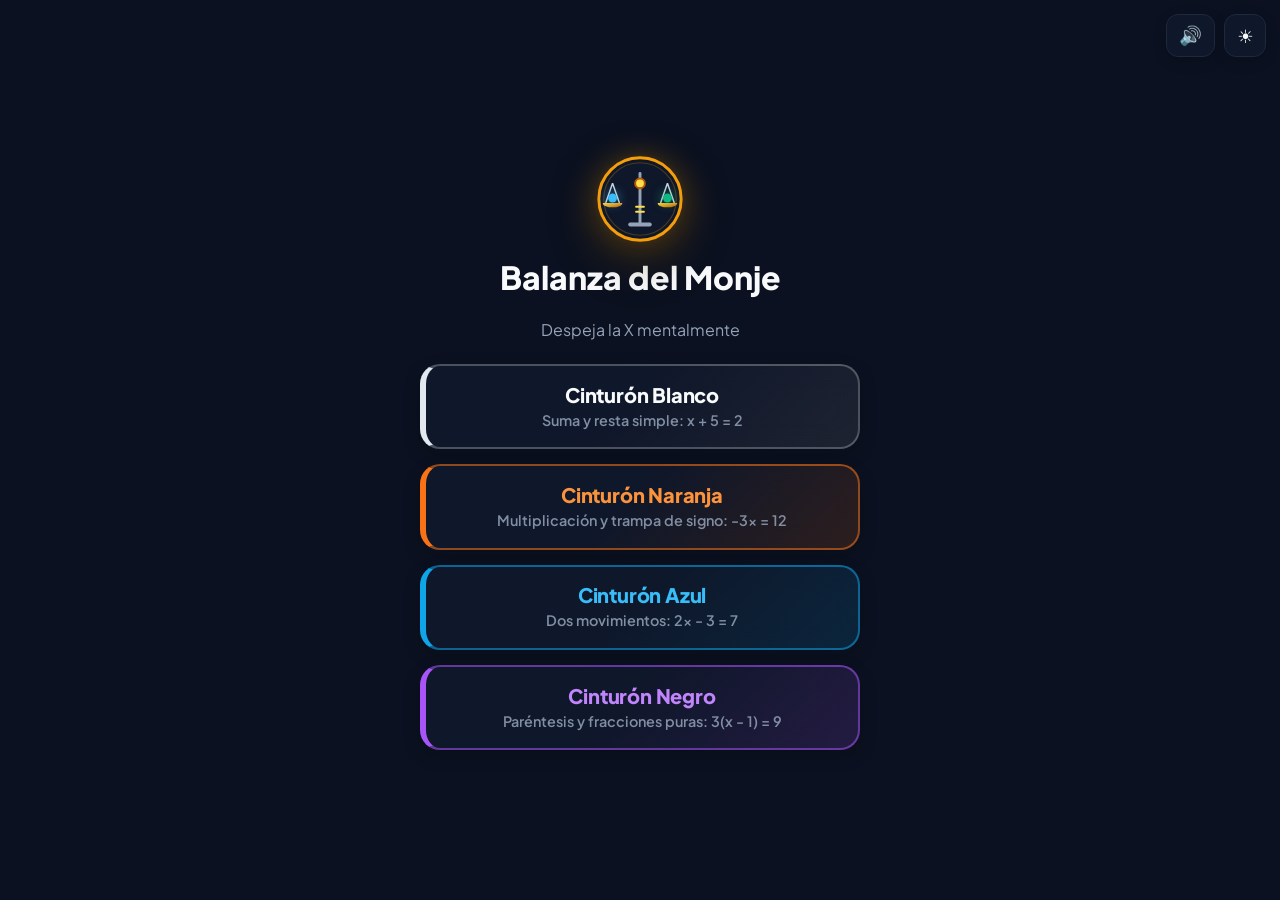
<file: balanza.html>
<!DOCTYPE html>
<html lang="es">
<head>
  <script>
    if (localStorage.getItem('mathlab_theme') === 'light') {
      document.documentElement.setAttribute('data-theme', 'light');
    }
  </script>
  <meta charset="UTF-8">
  <meta name="viewport" content="width=device-width, initial-scale=1.0, maximum-scale=1.0, user-scalable=no, viewport-fit=cover">
  <title>Balanza del Monje | MATH LAB</title>
  
  <meta name="theme-color" content="#0b1120">
  <meta name="apple-mobile-web-app-capable" content="yes">
  <meta name="apple-mobile-web-app-status-bar-style" content="black-translucent">
  <meta name="apple-mobile-web-app-title" content="Balanza">
  <link rel="manifest" href="manifest.json">
  <link rel="stylesheet" href="dojo-theme.css">
  <script src="dojo-audio.js" defer></script>
  <script src="dojo-stats.js" defer></script>
  
  <style>
    /* ================= VARIABLES DE COLOR ================= */
    :root {
      --bg-primary: #0b1120;
      --bg-card: #0f172a;
      --text-main: #f8fafc;
      --text-muted: #94a3b8;
      --border-color: #1e293b;
      --accent-main: #f59e0b; /* Color Ámbar / Monje */
      --accent-gold: #fbbf24;
      --accent-success: #10b981;
      --accent-op: #f43f5e;
    }

    [data-theme="light"] {
      --bg-primary: #f8fafc;
      --bg-card: #ffffff;
      --text-main: #0f172a;
      --text-muted: #64748b;
      --border-color: #e2e8f0;
      --accent-main: #d97706;
    }

    * { box-sizing: border-box; }

    /* === LA SOLUCIÓN NUCLEAR === */
    html, body {
      margin: 0; padding: 0; width: 100%; height: 100%;
      position: fixed; top: 0; left: 0; right: 0; bottom: 0;
      overflow: hidden;
      background-color: var(--bg-primary); color: var(--text-main);
      font-family: system-ui, -apple-system, sans-serif;
      display: flex; flex-direction: column;
      transition: background-color 0.3s ease, color 0.3s ease;
    }

    /* EFECTOS PANTALLA COMPLETA */
    @keyframes screenFlash {
      0% { box-shadow: inset 0 0 120px rgba(16, 185, 129, 0.4); }
      100% { box-shadow: inset 0 0 0px rgba(16, 185, 129, 0); }
    }
    body.flash-active { animation: screenFlash 0.6s ease-out; }

    @keyframes errorFlash {
      0% { box-shadow: inset 0 0 150px rgba(244, 63, 94, 0.5); }
      100% { box-shadow: inset 0 0 0px rgba(244, 63, 94, 0); }
    }
    body.error-active { animation: errorFlash 0.5s ease-out; }

    /* ANIMACIONES DEL TEXTO CENTRAL */
    @keyframes textPop {
      0% { transform: scale(1) translateY(-3vh); }
      40% { transform: scale(1.2) translateY(-3vh); color: var(--accent-success); text-shadow: 0 0 20px rgba(16, 185, 129, 0.5); }
      100% { transform: scale(1) translateY(-3vh); }
    }
    .pop-active { animation: textPop 0.5s cubic-bezier(0.175, 0.885, 0.32, 1.275); }

    @keyframes textShake {
      0%, 100% { transform: translateX(0) translateY(-3vh); }
      20%, 60% { transform: translateX(-10px) translateY(-3vh); color: var(--accent-op); text-shadow: 0 0 15px rgba(244, 63, 94, 0.4); }
      40%, 80% { transform: translateX(10px) translateY(-3vh); color: var(--accent-op); text-shadow: 0 0 15px rgba(244, 63, 94, 0.4); }
    }
    .shake-active { animation: textShake 0.4s ease-in-out; }

    /* PARTÍCULAS */
    .particle {
      position: fixed; pointer-events: none; font-size: 2rem; opacity: 1; z-index: 999;
      transition: transform 0.8s cubic-bezier(0.25, 1, 0.5, 1), opacity 0.8s ease-out;
    }

    .theme-toggle-btn {
      position: absolute; top: 1rem; right: 1rem;
      background: var(--bg-card); border: 1px solid var(--border-color); border-radius: 12px;
      cursor: pointer; padding: 0.6rem 0.8rem; font-size: 1.2rem;
      display: inline-flex; align-items: center; justify-content: center;
      box-shadow: 0 4px 10px rgba(0,0,0,0.15); color: var(--text-main); z-index: 100;
      transition: all 0.2s;
    }

    /* PANTALLA DE INICIO */
    #screen-home {
      display: flex; flex-direction: column; align-items: center; justify-content: center;
      height: 100%; padding: 1.5rem; text-align: center; position: relative;
    }
    .app-logo { font-size: 4rem; margin-bottom: 0.5rem; filter: drop-shadow(0 4px 15px rgba(245, 158, 11, 0.4)); }
    .app-title { font-size: 2rem; font-weight: 900; color: var(--text-main); margin: 0 0 0.5rem 0; line-height: 1.1; }
    .app-subtitle { color: var(--text-muted); font-size: 1rem; margin-bottom: 1.5rem; }
    .levels-grid { display: flex; flex-direction: column; gap: 0.8rem; width: 100%; max-width: 340px; }
    
    .mode-btn {
      width: 100%; padding: 1rem; border-radius: 16px; border: 2px solid transparent;
      font-size: 1.1rem; font-weight: 800; cursor: pointer; display: flex; flex-direction: column;
      align-items: center; gap: 0.2rem; transition: transform 0.1s;
    }
    .mode-btn:active { transform: scale(0.96); }
    .btn-blanco { background: rgba(248, 250, 252, 0.1); border-color: #cbd5e1; color: #f8fafc; }
    [data-theme="light"] .btn-blanco { background: #f1f5f9; color: #334155; border-color: #94a3b8; }
    .btn-naranja { background: rgba(249, 115, 22, 0.15); border-color: #f97316; color: #f97316; }
    .btn-azul { background: rgba(56, 189, 248, 0.15); border-color: #38bdf8; color: #38bdf8; }
    .btn-negro { background: rgba(15, 23, 42, 0.8); border-color: #64748b; color: #fff; box-shadow: 0 4px 15px rgba(0,0,0,0.5); }
    [data-theme="light"] .btn-negro { background: #0f172a; color: #fff; }
    .btn-desc { font-size: 0.8rem; font-weight: 600; opacity: 0.85; }

    /* PANTALLA DE JUEGO */
    #screen-game {
      display: none; flex-direction: column; width: 100%; height: 100%;
      position: absolute; top: 0; left: 0; right: 0; bottom: 0; padding: 0;
    }

    .game-header {
      flex-shrink: 0; display: flex; justify-content: space-between; align-items: center;
      padding: 1rem 4rem 1rem 1rem; padding-top: max(1rem, env(safe-area-inset-top));
    }
    .btn-back { background: var(--bg-card); border: 1px solid var(--border-color); border-radius: 10px; color: var(--text-main); font-size: 1.1rem; cursor: pointer; padding: 0.5rem 0.8rem; font-weight: bold; }
    .score-board { background: rgba(16, 185, 129, 0.15); color: var(--accent-success); padding: 0.6rem 1.2rem; border-radius: 20px; font-weight: 900; font-size: 1.1rem; border: 1px solid rgba(16, 185, 129, 0.3); }

    .problem-container {
      flex: 1; display: flex; align-items: center; justify-content: center;
      font-size: clamp(2.4rem, 8vw, 4rem); font-weight: 900; font-family: monospace;
      letter-spacing: -1px; text-align: center; color: var(--text-main);
      white-space: nowrap; width: 100%; transform: translateY(-3vh);
    }
    
    #problem-display.long-math { font-size: clamp(1.6rem, 6vw, 2.8rem); }

    sup { font-size: 0.65em; position: relative; top: -0.6em; color: var(--accent-main); }
    [data-theme="light"] sup { color: var(--accent-main); }

    /* BURBUJAS DE OPCIONES */
    .options-grid {
      display: grid; grid-template-columns: 1fr 1fr; gap: 0.6rem; 
      padding: 0.5rem; width: 100%; padding-bottom: max(1.5rem, env(safe-area-inset-bottom));
    }
    .option-btn {
      font-size: clamp(1.2rem, 5vw, 1.8rem); font-weight: 900; font-family: monospace;
      padding: 1.2rem 0.2rem; border-radius: 16px; cursor: pointer;
      transition: all 0.2s cubic-bezier(0.4, 0, 0.2, 1); box-shadow: 0 4px 10px rgba(0,0,0,0.15);
      display: flex; align-items: center; justify-content: center; color: var(--text-main); text-align: center;
    }
    .option-btn:active { transform: scale(0.95); }
    
    .opt-c1 { background: rgba(245, 158, 11, 0.15); border: 2px solid var(--accent-main); }
    .opt-c2 { background: rgba(244, 63, 94, 0.15); border: 2px solid #f43f5e; }
    .opt-c3 { background: rgba(56, 189, 248, 0.15); border: 2px solid #38bdf8; }
    .opt-c4 { background: rgba(16, 185, 129, 0.15); border: 2px solid #10b981; }

    .option-btn.correct { background: var(--accent-success) !important; border-color: var(--accent-success) !important; color: #022c22 !important; box-shadow: 0 0 25px rgba(16, 185, 129, 0.6); }
    .option-btn.wrong { background: var(--accent-op) !important; border-color: var(--accent-op) !important; color: #fff !important; box-shadow: 0 0 25px rgba(244, 63, 94, 0.6); }
    .option-btn.disabled { pointer-events: none; opacity: 0.25; transform: scale(0.95); }

    /* TARJETA DE EXPLICACIÓN */
    #feedback-panel {
      position: fixed; bottom: -150%; left: 50%; transform: translateX(-50%); width: 92%; max-width: 450px;
      background: var(--bg-card); border: 3px solid #f43f5e; padding: 1.5rem; box-sizing: border-box;
      border-radius: 20px; transition: bottom 0.4s cubic-bezier(0.175, 0.885, 0.32, 1.275); z-index: 50;
      box-shadow: 0 15px 40px rgba(244, 63, 94, 0.4);
    }
    #feedback-panel.show { bottom: 20px; }
    
    .feedback-title { font-size: 1.3rem; font-weight: 900; margin-bottom: 0.8rem; color: #f43f5e; display: flex; align-items: center; gap: 0.5rem; }
    .feedback-text { font-size: 1.1rem; line-height: 1.4; color: var(--text-main); margin-bottom: 1.5rem; }
    .feedback-text strong { color: var(--accent-gold); }
    .btn-next { width: 100%; padding: 1rem; background: #f43f5e; color: #fff; border: none; border-radius: 12px; font-size: 1.1rem; font-weight: 900; cursor: pointer; text-transform: uppercase; }
  </style>
</head>
<body>

  <div class="top-controls">
    <button class="sound-toggle-btn" type="button" onclick="DojoAudio.toggleMute()" aria-label="Silenciar o activar sonido" title="Sonido">
      <span class="sound-icon">🔊</span>
    </button>
    <button id="theme-toggle" class="theme-toggle-btn" onclick="toggleTheme()" title="Cambiar tema">
      <span id="theme-icon">☀️</span>
    </button>
  </div>

  <div id="screen-home">
    <div class="app-logo">
      <img src="crests/balanza-monje.svg" class="app-logo-crest" alt="Balanza del Monje">
    </div>
    <h1 class="app-title">Balanza del Monje</h1>
    <p class="app-subtitle">Despeja la X mentalmente</p>

    <div class="levels-grid">
      <button class="mode-btn btn-blanco" data-level="blanco" onclick="startGame('blanco')">
        <div class="belt-pill-icon" aria-hidden="true">
          <svg viewBox="0 0 36 36" fill="none"><rect x="4" y="8" width="28" height="8" rx="2.5" fill="#f8fafc" stroke="#cbd5e1" stroke-width="1.8"/><rect x="4" y="20" width="28" height="8" rx="2.5" fill="#f8fafc" stroke="#cbd5e1" stroke-width="1.8"/><circle cx="18" cy="18" r="5.5" fill="#ffffff" stroke="#cbd5e1" stroke-width="1.8"/><path d="M16 23 L13 33 L19 32 Z" fill="#f8fafc" stroke="#cbd5e1" stroke-width="1.2"/><path d="M20 23 L23 33 L17 32 Z" fill="#f8fafc" stroke="#cbd5e1" stroke-width="1.2"/></svg>
        </div>
        <div class="belt-pill-body">
          <span class="belt-pill-title">Cinturón Blanco</span>
          <span class="btn-desc">Suma y resta simple: x + 5 = 2</span>
        </div>
        <div class="belt-pill-status">🥋 Iniciar</div>
      </button>

      <button class="mode-btn btn-naranja" data-level="naranja" onclick="startGame('naranja')">
        <div class="belt-pill-icon" aria-hidden="true">
          <svg viewBox="0 0 36 36" fill="none"><rect x="4" y="8" width="28" height="8" rx="2.5" fill="#f97316" stroke="#ea580c" stroke-width="1.8"/><rect x="4" y="20" width="28" height="8" rx="2.5" fill="#f97316" stroke="#ea580c" stroke-width="1.8"/><circle cx="18" cy="18" r="5.5" fill="#fb923c" stroke="#ea580c" stroke-width="1.8"/><path d="M16 23 L13 33 L19 32 Z" fill="#f97316" stroke="#ea580c" stroke-width="1.2"/><path d="M20 23 L23 33 L17 32 Z" fill="#f97316" stroke="#ea580c" stroke-width="1.2"/></svg>
        </div>
        <div class="belt-pill-body">
          <span class="belt-pill-title">Cinturón Naranja</span>
          <span class="btn-desc">Multiplicación y trampa de signo: -3x = 12</span>
        </div>
        <div class="belt-pill-status">🥋 Iniciar</div>
      </button>

      <button class="mode-btn btn-azul" data-level="azul" onclick="startGame('azul')">
        <div class="belt-pill-icon" aria-hidden="true">
          <svg viewBox="0 0 36 36" fill="none"><rect x="4" y="8" width="28" height="8" rx="2.5" fill="#0ea5e9" stroke="#0284c7" stroke-width="1.8"/><rect x="4" y="20" width="28" height="8" rx="2.5" fill="#0ea5e9" stroke="#0284c7" stroke-width="1.8"/><circle cx="18" cy="18" r="5.5" fill="#38bdf8" stroke="#0284c7" stroke-width="1.8"/><path d="M16 23 L13 33 L19 32 Z" fill="#0ea5e9" stroke="#0284c7" stroke-width="1.2"/><path d="M20 23 L23 33 L17 32 Z" fill="#0ea5e9" stroke="#0284c7" stroke-width="1.2"/></svg>
        </div>
        <div class="belt-pill-body">
          <span class="belt-pill-title">Cinturón Azul</span>
          <span class="btn-desc">Dos movimientos: 2x - 3 = 7</span>
        </div>
        <div class="belt-pill-status">🥋 Iniciar</div>
      </button>

      <button class="mode-btn btn-negro" data-level="negro" onclick="startGame('negro')">
        <div class="belt-pill-icon" aria-hidden="true">
          <svg viewBox="0 0 36 36" fill="none"><rect x="4" y="8" width="28" height="8" rx="2.5" fill="#18181b" stroke="#3f3f46" stroke-width="1.8"/><rect x="4" y="20" width="28" height="8" rx="2.5" fill="#18181b" stroke="#3f3f46" stroke-width="1.8"/><circle cx="18" cy="18" r="5.5" fill="#27272a" stroke="#52525b" stroke-width="1.8"/><path d="M16 23 L13 33 L19 32 Z" fill="#18181b" stroke="#3f3f46" stroke-width="1.2"/><path d="M20 23 L23 33 L17 32 Z" fill="#18181b" stroke="#3f3f46" stroke-width="1.2"/><line x1="14" y1="30" x2="18" y2="29.5" stroke="#fde047" stroke-width="1.5"/></svg>
        </div>
        <div class="belt-pill-body">
          <span class="belt-pill-title">Cinturón Negro</span>
          <span class="btn-desc">Paréntesis y fracciones puras: 3(x - 1) = 9</span>
        </div>
        <div class="belt-pill-status">🥋 Iniciar</div>
      </button>
    </div>
  </div>

  <div id="screen-game">
    <div class="game-header">
      <button class="btn-back" onclick="goHome()">← Salir</button>
      <div class="score-board">Racha: <span id="score-count">0</span> 🔥 <span class="best-stat" id="best-count"></span></div>
    </div>

    <div class="problem-container">
      <div id="problem-display"></div>
    </div>

    <div class="options-grid" id="options-container">
      <button class="option-btn opt-c1" onclick="checkAnswer(0)" id="opt-0"></button>
      <button class="option-btn opt-c2" onclick="checkAnswer(1)" id="opt-1"></button>
      <button class="option-btn opt-c3" onclick="checkAnswer(2)" id="opt-2"></button>
      <button class="option-btn opt-c4" onclick="checkAnswer(3)" id="opt-3"></button>
    </div>
  </div>

  <div id="feedback-panel">
    <div class="feedback-title"><span>❌</span> ¡Desequilibrio en la balanza!</div>
    <div class="feedback-text" id="feedback-desc"></div>
    <button class="btn-next" onclick="nextProblem()">Entendido ➔</button>
  </div>

  <script>
    function initTheme() {
      const isLight = document.documentElement.getAttribute('data-theme') === 'light';
      document.getElementById('theme-icon').textContent = isLight ? '🌙' : '☀️';
    }
    function toggleTheme() {
      const isLight = document.documentElement.getAttribute('data-theme') === 'light';
      if (isLight) {
        document.documentElement.removeAttribute('data-theme');
        localStorage.setItem('mathlab_theme', 'dark');
        document.getElementById('theme-icon').textContent = '☀️';
      } else {
        document.documentElement.setAttribute('data-theme', 'light');
        localStorage.setItem('mathlab_theme', 'light');
        document.getElementById('theme-icon').textContent = '🌙';
      }
    }
    window.addEventListener('DOMContentLoaded', initTheme);

    function createExplosion(x, y) {
      const emojis = ['⚖️', '✨', '🧘', '💡', '💥', '🎯'];
      const numParticles = 12;

      for (let i = 0; i < numParticles; i++) {
        let p = document.createElement('div');
        p.className = 'particle';
        p.textContent = emojis[Math.floor(Math.random() * emojis.length)];
        p.style.left = x + 'px';
        p.style.top = y + 'px';
        document.body.appendChild(p);

        let angle = Math.random() * Math.PI * 2;
        let velocity = 60 + Math.random() * 120;
        let tx = Math.cos(angle) * velocity;
        let ty = Math.sin(angle) * velocity;
        let rot = Math.random() * 360;

        requestAnimationFrame(() => {
          requestAnimationFrame(() => {
            p.style.transform = `translate(${tx}px, ${ty}px) rotate(${rot}deg) scale(${Math.random() * 0.8 + 0.5})`;
            p.style.opacity = '0';
          });
        });

        setTimeout(() => p.remove(), 800);
      }
    }

    let currentMode = '';
    let currentData = {};
    let racha = 0;
    let buttonsDisabled = false;

    function rand(min, max, avoidZero = true) {
      let val;
      do {
        val = Math.floor(Math.random() * (max - min + 1)) + min;
      } while (avoidZero && val === 0);
      return val;
    }

    // Nivel 1: Blanco -> x + a = b o x - a = b
    function generateBlanco() {
      let x = rand(-8, 9, true);
      let a = rand(-8, 9, true);
      let b = x + a;
      let q, exp;

      if (a >= 0) {
        q = `x + ${a} = ${b}`;
        exp = `Para despejar la x, pasa el <strong>+${a}</strong> al otro lado restando: x = ${b} - ${a} = <strong>${x}</strong>.`;
      } else {
        q = `x - ${Math.abs(a)} = ${b}`;
        exp = `Para despejar la x, pasa el <strong>-${Math.abs(a)}</strong> sumando al otro lado: x = ${b} + ${Math.abs(a)} = <strong>${x}</strong>.`;
      }

      let opts = new Set([x]);
      opts.add(-x);
      opts.add(b + a);
      opts.add(b - a * 2);
      while (opts.size < 4) opts.add(x + rand(-3, 3));

      return { q, ans: x, exp, opts: Array.from(opts).sort(() => Math.random() - 0.5) };
    }

    // Nivel 2: Naranja -> a·x = b (con trampa de signo negativo)
    function generateNaranja() {
      let x = rand(-6, 7, true);
      let a = rand(2, 6) * (Math.random() > 0.5 ? 1 : -1);
      let b = a * x;
      let q = `${a}x = ${b}`;
      let exp = `El coeficiente <strong>${a}</strong> está multiplicando a la x. Pasa dividiendo <strong>con su mismo signo</strong>: x = ${b} / (${a}) = <strong>${x}</strong>.`;

      let opts = new Set([x]);
      opts.add(-x); // Trampa clásica de cambiar el signo al dividir por negativo
      opts.add(b - a); // Confundir multiplicación con resta
      opts.add(Math.abs(x) + 1);
      while (opts.size < 4) opts.add(x + rand(-3, 3));

      return { q, ans: x, exp, opts: Array.from(opts).sort(() => Math.random() - 0.5) };
    }

    // Nivel 3: Azul -> a·x + b = c (Dos movimientos)
    function generateAzul() {
      let x = rand(-5, 6, true);
      let a = rand(2, 5) * (Math.random() > 0.5 ? 1 : -1);
      let b = rand(-8, 9, true);
      let c = a * x + b;
      let q = b >= 0 ? `${a}x + ${b} = ${c}` : `${a}x - ${Math.abs(b)} = ${c}`;
      
      let exp = `1º Pasa el término independiente al otro lado cambiando su signo. 2º Despeja el coeficiente ${a} dividiendo. Resultado: <strong>${x}</strong>.`;

      let opts = new Set([x]);
      opts.add(-x);
      opts.add(Math.floor((c + b) / a)); // Error de signo en el primer paso
      opts.add(c - a - b);
      while (opts.size < 4) opts.add(x + rand(-3, 3));

      return { q, ans: x, exp, opts: Array.from(opts).sort(() => Math.random() - 0.5) };
    }

    // Nivel 4: Negro -> a(x - b) = c
    function generateNegro() {
      let x = rand(-5, 6, true);
      let a = rand(2, 4);
      let b = rand(-4, 5, true);
      let inner = x - b;
      let c = a * inner;
      let q = b >= 0 ? `${a}(x - ${b}) = ${c}` : `${a}(x + ${Math.abs(b)}) = ${c}`;
      
      let exp = `Puedes dividir primero ${c} entre ${a} (${inner}), o aplicar propiedad distributiva. Al final, x = <strong>${x}</strong>.`;

      let opts = new Set([x]);
      opts.add(-x);
      opts.add(x + b); // Olvidar sumar/restar el b al final
      opts.add(Math.floor(c / a));
      while (opts.size < 4) opts.add(x + rand(-3, 3));

      return { q, ans: x, exp, opts: Array.from(opts).sort(() => Math.random() - 0.5) };
    }

    const GAME_ID = 'balanza';
    window.GAME_ID = GAME_ID;
    window.addEventListener('DOMContentLoaded', () => {
      if (window.DojoStats) DojoStats.syncGameLevels(GAME_ID);
    });
    const classColors = ['opt-c1', 'opt-c2', 'opt-c3', 'opt-c4'];

    function startGame(level) {
      currentMode = level;
      racha = 0;
      updateScore();
      refreshBestDisplay();
      document.getElementById('screen-home').style.display = 'none';
      document.getElementById('screen-game').style.display = 'flex';
      nextProblem();
    }

    function goHome() { window.location.href = 'index.html'; }
    function updateScore() { document.getElementById('score-count').textContent = racha; }

    function refreshBestDisplay() {
      const best = window.DojoStats ? DojoStats.getBest(GAME_ID, currentMode) : 0;
      const bestEl = document.getElementById('best-count');
      if (bestEl) {
        bestEl.textContent = best > 0 ? `· Récord: ${best}` : '';
      }
    }

    function nextProblem() {
      document.getElementById('feedback-panel').classList.remove('show');
      buttonsDisabled = false;

      if (currentMode === 'blanco') currentData = generateBlanco();
      else if (currentMode === 'naranja') currentData = generateNaranja();
      else if (currentMode === 'azul') currentData = generateAzul();
      else currentData = generateNegro();
      
      const displayEl = document.getElementById('problem-display');
      displayEl.innerHTML = currentData.q;
      
      if (currentData.q.length > 12) {
        displayEl.classList.add('long-math');
      } else {
        displayEl.classList.remove('long-math');
      }

      for (let i = 0; i < 4; i++) {
        let btn = document.getElementById(`opt-${i}`);
        btn.innerHTML = `<span class="key-hint">${i + 1}</span>x = ${currentData.opts[i]}`;
        btn.className = `option-btn ${classColors[i]}`;
      }
    }

    function checkAnswer(btnIndex) {
      if (buttonsDisabled) return;
      buttonsDisabled = true;

      const selectedVal = currentData.opts[btnIndex];
      const isCorrect = (selectedVal === currentData.ans);
      
      for (let i = 0; i < 4; i++) {
        let btn = document.getElementById(`opt-${i}`);
        if (currentData.opts[i] === currentData.ans) {
          btn.classList.add('correct');
        } else if (i === btnIndex && !isCorrect) {
          btn.classList.add('wrong');
        } else {
          btn.classList.add('disabled');
        }
      }

      if (isCorrect) {
        racha++;
        updateScore();

        // Audio y Haptic
        if (window.DojoAudio) {
          DojoAudio.play('slash');
          if (racha % 5 === 0) DojoAudio.play('combo');
        }

        // Persistencia
        if (window.DojoStats) {
          const statRes = DojoStats.recordStreak(GAME_ID, currentMode, racha);
          if (statRes && statRes.justMastered && window.DojoAudio) {
            DojoAudio.play('gong');
          }
          refreshBestDisplay();
        }
        
        const btnElement = document.getElementById(`opt-${btnIndex}`);
        const rect = btnElement.getBoundingClientRect();
        createExplosion(rect.left + rect.width / 2, rect.top + rect.height / 2);

        document.body.classList.add('flash-active');
        document.getElementById('problem-display').classList.add('pop-active');
        
        setTimeout(() => { 
          document.body.classList.remove('flash-active');
          document.getElementById('problem-display').classList.remove('pop-active');
        }, 600);

        setTimeout(() => { nextProblem(); }, 800); 
      } else {
        racha = 0; 
        updateScore();

        if (window.DojoAudio) DojoAudio.play('clash');

        document.body.classList.add('error-active');
        document.getElementById('problem-display').classList.add('shake-active');
        
        setTimeout(() => { 
          document.body.classList.remove('error-active');
          document.getElementById('problem-display').classList.remove('shake-active');
        }, 500);

        document.getElementById('feedback-desc').innerHTML = currentData.exp;
        setTimeout(() => { document.getElementById('feedback-panel').classList.add('show'); }, 300);
      }
    }

    // Soporte teclado físico
    document.addEventListener('keydown', (e) => {
      const feedbackPanel = document.getElementById('feedback-panel');
      if (feedbackPanel && feedbackPanel.classList.contains('show')) {
        if (e.key === 'Enter' || e.key === ' ' || e.key === 'Escape') {
          e.preventDefault();
          nextProblem();
        }
        return;
      }

      const gameScreen = document.getElementById('screen-game');
      if (!gameScreen || gameScreen.style.display !== 'flex' || buttonsDisabled) return;

      if (e.key === '1' || e.key === 'a' || e.key === 'A') checkAnswer(0);
      else if (e.key === '2' || e.key === 'b' || e.key === 'B') checkAnswer(1);
      else if (e.key === '3' || e.key === 'c' || e.key === 'C') checkAnswer(2);
      else if (e.key === '4' || e.key === 'd' || e.key === 'D') checkAnswer(3);
    });

    if ('serviceWorker' in navigator) {
      window.addEventListener('load', () => {
        navigator.serviceWorker.register('./sw.js').catch(err => console.log('SW Error', err));
      });
    }
  </script>
</body>
</html>
</file>
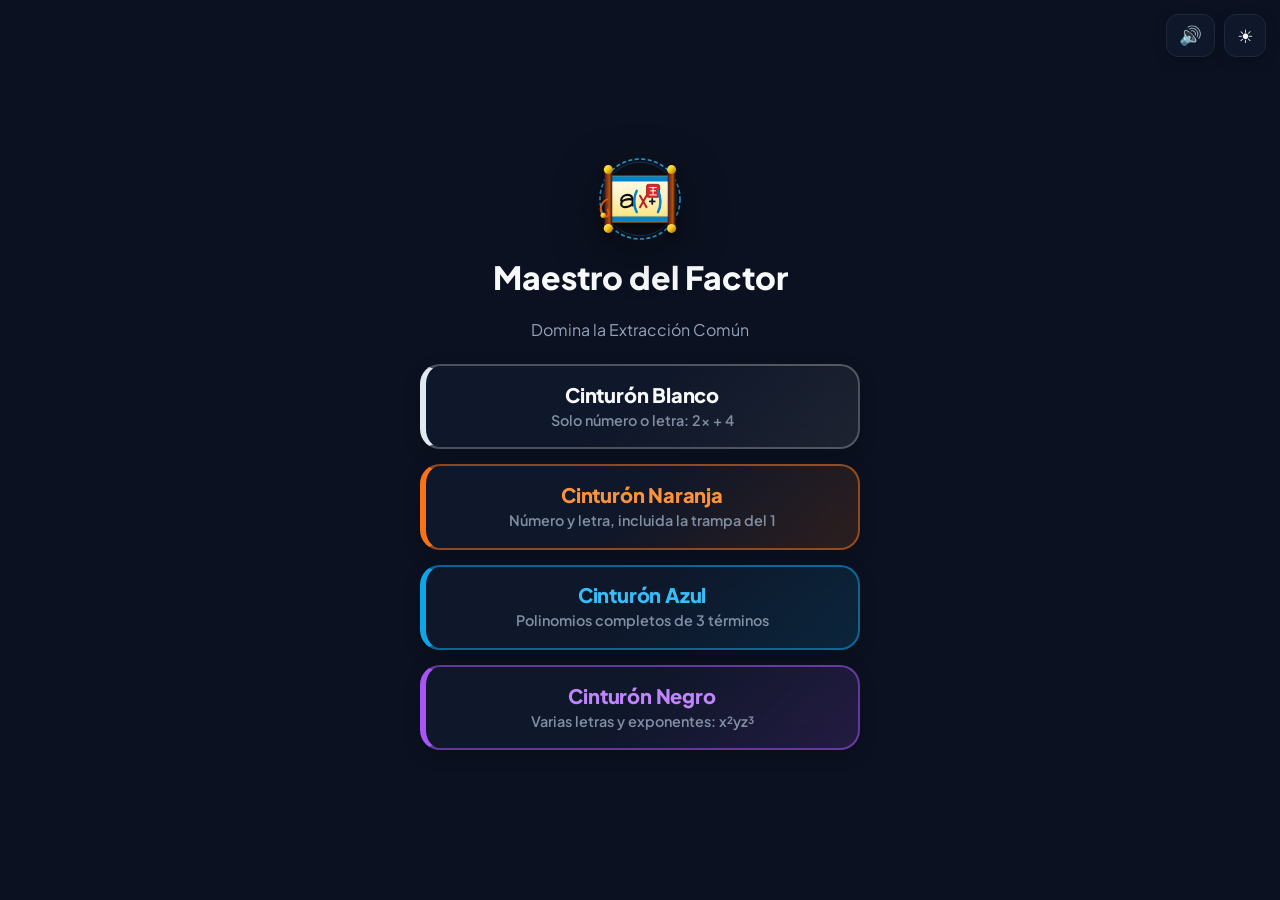
<file: factor.html>
<!DOCTYPE html>
<html lang="es">
<head>
<script>
if (localStorage.getItem('mathlab_theme') === 'light') {
  document.documentElement.setAttribute('data-theme', 'light');
}
</script>
<meta charset="UTF-8">
<meta name="viewport" content="width=device-width, initial-scale=1.0, maximum-scale=1.0, user-scalable=no, viewport-fit=cover">
<title>Maestro del Factor | MATH LAB</title>
<meta name="theme-color" content="#0b1120">
<meta name="apple-mobile-web-app-capable" content="yes">
<meta name="apple-mobile-web-app-status-bar-style" content="black-translucent">
<meta name="apple-mobile-web-app-title" content="Factor">
<link rel="manifest" href="manifest.json">
<link rel="stylesheet" href="dojo-theme.css">
<script src="dojo-audio.js" defer></script>
<script src="dojo-stats.js" defer></script>

<style>
:root {
  --bg-primary:#0b1120;
  --bg-card:#0f172a;
  --text-main:#f8fafc;
  --text-muted:#94a3b8;
  --border-color:#1e293b;
  --accent-main:#0ea5e9;
  --accent-gold:#fbbf24;
  --accent-success:#10b981;
  --accent-op:#f43f5e;
}
[data-theme="light"] {
  --bg-primary:#f8fafc;
  --bg-card:#ffffff;
  --text-main:#0f172a;
  --text-muted:#64748b;
  --border-color:#e2e8f0;
  --accent-main:#0284c7;
}
* { box-sizing:border-box; }

html,body {
  margin:0;
  padding:0;
  width:100%;
  height:100%;
  position:fixed;
  top:0;left:0;right:0;bottom:0;
  overflow:hidden;
  background:var(--bg-primary);
  color:var(--text-main);
  font-family:system-ui,-apple-system,sans-serif;
  display:flex;
  flex-direction:column;
  transition:background-color .3s,color .3s;
}

@keyframes screenFlash {
  0% { box-shadow:inset 0 0 120px rgba(16,185,129,.4); }
  100% { box-shadow:inset 0 0 0 transparent; }
}
body.flash-active { animation:screenFlash .6s ease-out; }

@keyframes errorFlash {
  0% { box-shadow:inset 0 0 150px rgba(244,63,94,.5); }
  100% { box-shadow:inset 0 0 0 transparent; }
}
body.error-active { animation:errorFlash .5s ease-out; }

@keyframes textPop {
  0% { transform:scale(1) translateY(-3vh); }
  40% { transform:scale(1.2) translateY(-3vh); color:var(--accent-success); }
  100% { transform:scale(1) translateY(-3vh); }
}
.pop-active { animation:textPop .5s cubic-bezier(.175,.885,.32,1.275); }

@keyframes textShake {
  0%,100% { transform:translateX(0) translateY(-3vh); }
  20%,60% { transform:translateX(-10px) translateY(-3vh); color:var(--accent-op); }
  40%,80% { transform:translateX(10px) translateY(-3vh); color:var(--accent-op); }
}
.shake-active { animation:textShake .4s ease-in-out; }

.particle {
  position:fixed;
  pointer-events:none;
  font-size:2rem;
  z-index:999;
  transition:transform .8s cubic-bezier(.25,1,.5,1),opacity .8s;
}

.theme-toggle-btn {
  position:absolute;
  top:1rem;
  right:1rem;
  background:var(--bg-card);
  border:1px solid var(--border-color);
  border-radius:12px;
  cursor:pointer;
  padding:.6rem .8rem;
  font-size:1.2rem;
  display:inline-flex;
  align-items:center;
  justify-content:center;
  box-shadow:0 4px 10px rgba(0,0,0,.15);
  color:var(--text-main);
  z-index:100;
}

#screen-home {
  display:flex;
  flex-direction:column;
  align-items:center;
  justify-content:center;
  height:100%;
  padding:1.5rem;
  text-align:center;
  position:relative;
}
.app-logo { font-size:4rem;margin-bottom:.5rem; }
.app-title {
  font-size:2rem;
  font-weight:900;
  margin:0 0 .5rem;
  line-height:1.1;
}
.app-subtitle {
  color:var(--text-muted);
  font-size:1rem;
  margin-bottom:1.5rem;
}
.levels-grid {
  display:flex;
  flex-direction:column;
  gap:.8rem;
  width:100%;
  max-width:340px;
}
.mode-btn {
  width:100%;
  padding:1rem;
  border-radius:16px;
  border:2px solid transparent;
  font-size:1.1rem;
  font-weight:800;
  cursor:pointer;
  display:flex;
  flex-direction:column;
  align-items:center;
  gap:.2rem;
}
.mode-btn:active { transform:scale(.96); }

.btn-blanco { background:rgba(248,250,252,.1);border-color:#cbd5e1;color:#f8fafc; }
[data-theme="light"] .btn-blanco { background:#f1f5f9;color:#334155;border-color:#94a3b8; }
.btn-naranja { background:rgba(249,115,22,.15);border-color:#f97316;color:#f97316; }
.btn-azul { background:rgba(56,189,248,.15);border-color:#38bdf8;color:#38bdf8; }
.btn-negro { background:rgba(15,23,42,.8);border-color:#64748b;color:#fff;box-shadow:0 4px 15px rgba(0,0,0,.5); }
[data-theme="light"] .btn-negro { background:#0f172a;color:#fff; }
.btn-desc { font-size:.8rem;font-weight:600;opacity:.85; }

#screen-game {
  display:none;
  flex-direction:column;
  width:100%;
  height:100%;
  position:absolute;
  inset:0;
  padding:0;
}
.game-header {
  flex-shrink:0;
  display:flex;
  justify-content:space-between;
  align-items:center;
  padding:1rem 4rem 1rem 1rem;
  padding-top:max(1rem,env(safe-area-inset-top));
}
.btn-back {
  background:var(--bg-card);
  border:1px solid var(--border-color);
  border-radius:10px;
  color:var(--text-main);
  font-size:1.1rem;
  cursor:pointer;
  padding:.5rem .8rem;
  font-weight:bold;
}
.score-board {
  background:rgba(16,185,129,.15);
  color:var(--accent-success);
  padding:.6rem 1.2rem;
  border-radius:20px;
  font-weight:900;
  font-size:1.1rem;
  border:1px solid rgba(16,185,129,.3);
}
.problem-container {
  flex:1;
  min-height:0;
  display:flex;
  align-items:center;
  justify-content:center;
  font-size:clamp(2rem,8vw,4rem);
  font-weight:900;
  font-family:monospace;
  letter-spacing:-1px;
  text-align:center;
  color:var(--text-main);
  white-space:nowrap;
  width:100%;
  transform:translateY(-3vh);
}
#problem-display.long-math {
  font-size:clamp(1.1rem,5vw,2.5rem);
  letter-spacing:-1px;
}
sup {
  font-size:.65em;
  position:relative;
  top:-.6em;
  color:var(--accent-main);
}
.options-grid {
  flex-shrink:0;
  display:grid;
  grid-template-columns:1fr 1fr;
  gap:.6rem;
  padding:.5rem;
  width:100%;
  padding-bottom:max(1.5rem,env(safe-area-inset-bottom));
}
.option-btn {
  font-size:clamp(.85rem,3.5vw,1.4rem);
  font-weight:900;
  font-family:monospace;
  padding:1.2rem .2rem;
  border-radius:16px;
  cursor:pointer;
  display:flex;
  align-items:center;
  justify-content:center;
  color:var(--text-main);
  text-align:center;
  min-width:0;
  overflow-wrap:anywhere;
}
.option-btn:active { transform:scale(.95); }
.opt-c1 { background:rgba(14,165,233,.1);border:2px solid var(--accent-main); }
.opt-c2 { background:rgba(244,63,94,.1);border:2px solid #f43f5e; }
.opt-c3 { background:rgba(249,115,22,.1);border:2px solid #f97316; }
.opt-c4 { background:rgba(16,185,129,.1);border:2px solid #10b981; }

.option-btn.correct { background:var(--accent-success)!important;border-color:var(--accent-success)!important;color:#022c22!important; }
.option-btn.correct sup { color:#022c22!important; }
.option-btn.wrong { background:var(--accent-op)!important;border-color:var(--accent-op)!important;color:#fff!important; }
.option-btn.wrong sup { color:#fff!important; }
.option-btn.disabled { pointer-events:none;opacity:.25;transform:scale(.95); }

#feedback-panel {
  position:fixed;
  bottom:-150%;
  left:50%;
  transform:translateX(-50%);
  width:92%;
  max-width:450px;
  background:var(--bg-card);
  border:3px solid #f43f5e;
  padding:1.5rem;
  border-radius:20px;
  transition:bottom .4s cubic-bezier(.175,.885,.32,1.275);
  z-index:50;
  box-shadow:0 15px 40px rgba(244,63,94,.4);
}
#feedback-panel.show { bottom:max(20px,env(safe-area-inset-bottom)); }
.feedback-title {
  font-size:1.3rem;
  font-weight:900;
  margin-bottom:.8rem;
  color:#f43f5e;
}
.feedback-text {
  font-size:1.1rem;
  line-height:1.4;
  color:var(--text-main);
  margin-bottom:1.5rem;
}
.feedback-text strong { color:var(--accent-main); }
[data-theme="light"] .feedback-text strong { color:#0284c7; }
.btn-next {
  width:100%;
  padding:1rem;
  background:#f43f5e;
  color:#fff;
  border:0;
  border-radius:12px;
  font-size:1.1rem;
  font-weight:900;
  cursor:pointer;
  text-transform:uppercase;
}

@media(max-height:650px) {
  #screen-home { padding:.5rem; }
  .app-logo { font-size:2.5rem;margin:0; }
  .app-title { font-size:1.6rem; }
  .app-subtitle { margin-bottom:.7rem; }
  .levels-grid { gap:.45rem; }
  .mode-btn { padding:.65rem;font-size:1rem; }
  .btn-desc { font-size:.7rem; }
  .option-btn { padding:.8rem .2rem; }
}
</style>
</head>

<body>
<div class="top-controls">
  <button class="sound-toggle-btn" type="button" onclick="DojoAudio.toggleMute()" aria-label="Silenciar o activar sonido" title="Sonido">
    <span class="sound-icon">🔊</span>
  </button>
  <button id="theme-toggle" class="theme-toggle-btn" onclick="toggleTheme()" title="Cambiar tema">
    <span id="theme-icon">☀️</span>
  </button>
</div>

<div id="screen-home">
  <div class="app-logo">
    <img src="crests/maestro-factor.svg" class="app-logo-crest" alt="Maestro del Factor">
  </div>
  <h1 class="app-title">Maestro del Factor</h1>
  <p class="app-subtitle">Domina la Extracción Común</p>

  <div class="levels-grid">
    <button class="mode-btn btn-blanco" data-level="blanco" onclick="startGame('blanco')">
      <div class="belt-pill-icon" aria-hidden="true">
        <svg viewBox="0 0 36 36" fill="none"><rect x="4" y="8" width="28" height="8" rx="2.5" fill="#f8fafc" stroke="#cbd5e1" stroke-width="1.8"/><rect x="4" y="20" width="28" height="8" rx="2.5" fill="#f8fafc" stroke="#cbd5e1" stroke-width="1.8"/><circle cx="18" cy="18" r="5.5" fill="#ffffff" stroke="#cbd5e1" stroke-width="1.8"/><path d="M16 23 L13 33 L19 32 Z" fill="#f8fafc" stroke="#cbd5e1" stroke-width="1.2"/><path d="M20 23 L23 33 L17 32 Z" fill="#f8fafc" stroke="#cbd5e1" stroke-width="1.2"/></svg>
      </div>
      <div class="belt-pill-body">
        <span class="belt-pill-title">Cinturón Blanco</span>
        <span class="btn-desc">Solo número o letra: 2x + 4</span>
      </div>
      <div class="belt-pill-status">🥋 Iniciar</div>
    </button>

    <button class="mode-btn btn-naranja" data-level="naranja" onclick="startGame('naranja')">
      <div class="belt-pill-icon" aria-hidden="true">
        <svg viewBox="0 0 36 36" fill="none"><rect x="4" y="8" width="28" height="8" rx="2.5" fill="#f97316" stroke="#ea580c" stroke-width="1.8"/><rect x="4" y="20" width="28" height="8" rx="2.5" fill="#f97316" stroke="#ea580c" stroke-width="1.8"/><circle cx="18" cy="18" r="5.5" fill="#fb923c" stroke="#ea580c" stroke-width="1.8"/><path d="M16 23 L13 33 L19 32 Z" fill="#f97316" stroke="#ea580c" stroke-width="1.2"/><path d="M20 23 L23 33 L17 32 Z" fill="#f97316" stroke="#ea580c" stroke-width="1.2"/></svg>
      </div>
      <div class="belt-pill-body">
        <span class="belt-pill-title">Cinturón Naranja</span>
        <span class="btn-desc">Número y letra, incluida la trampa del 1</span>
      </div>
      <div class="belt-pill-status">🥋 Iniciar</div>
    </button>

    <button class="mode-btn btn-azul" data-level="azul" onclick="startGame('azul')">
      <div class="belt-pill-icon" aria-hidden="true">
        <svg viewBox="0 0 36 36" fill="none"><rect x="4" y="8" width="28" height="8" rx="2.5" fill="#0ea5e9" stroke="#0284c7" stroke-width="1.8"/><rect x="4" y="20" width="28" height="8" rx="2.5" fill="#0ea5e9" stroke="#0284c7" stroke-width="1.8"/><circle cx="18" cy="18" r="5.5" fill="#38bdf8" stroke="#0284c7" stroke-width="1.8"/><path d="M16 23 L13 33 L19 32 Z" fill="#0ea5e9" stroke="#0284c7" stroke-width="1.2"/><path d="M20 23 L23 33 L17 32 Z" fill="#0ea5e9" stroke="#0284c7" stroke-width="1.2"/></svg>
      </div>
      <div class="belt-pill-body">
        <span class="belt-pill-title">Cinturón Azul</span>
        <span class="btn-desc">Polinomios completos de 3 términos</span>
      </div>
      <div class="belt-pill-status">🥋 Iniciar</div>
    </button>

    <button class="mode-btn btn-negro" data-level="negro" onclick="startGame('negro')">
      <div class="belt-pill-icon" aria-hidden="true">
        <svg viewBox="0 0 36 36" fill="none"><rect x="4" y="8" width="28" height="8" rx="2.5" fill="#18181b" stroke="#3f3f46" stroke-width="1.8"/><rect x="4" y="20" width="28" height="8" rx="2.5" fill="#18181b" stroke="#3f3f46" stroke-width="1.8"/><circle cx="18" cy="18" r="5.5" fill="#27272a" stroke="#52525b" stroke-width="1.8"/><path d="M16 23 L13 33 L19 32 Z" fill="#18181b" stroke="#3f3f46" stroke-width="1.2"/><path d="M20 23 L23 33 L17 32 Z" fill="#18181b" stroke="#3f3f46" stroke-width="1.2"/><line x1="14" y1="30" x2="18" y2="29.5" stroke="#fde047" stroke-width="1.5"/></svg>
      </div>
      <div class="belt-pill-body">
        <span class="belt-pill-title">Cinturón Negro</span>
        <span class="btn-desc">Varias letras y exponentes: x²yz³</span>
      </div>
      <div class="belt-pill-status">🥋 Iniciar</div>
    </button>
  </div>
</div>

<div id="screen-game">
  <div class="game-header">
    <button class="btn-back" onclick="goHome()">← Salir</button>
    <div class="score-board">Racha: <span id="score-count">0</span> 🔥 <span class="best-stat" id="best-count"></span></div>
  </div>

  <div class="problem-container">
    <div id="problem-display"></div>
  </div>

  <div class="options-grid">
    <button class="option-btn opt-c1" onclick="checkAnswer(0)" id="opt-0"></button>
    <button class="option-btn opt-c2" onclick="checkAnswer(1)" id="opt-1"></button>
    <button class="option-btn opt-c3" onclick="checkAnswer(2)" id="opt-2"></button>
    <button class="option-btn opt-c4" onclick="checkAnswer(3)" id="opt-3"></button>
  </div>
</div>

<div id="feedback-panel">
  <div class="feedback-title">❌ ¡Factorización fallida!</div>
  <div class="feedback-text" id="feedback-desc"></div>
  <button class="btn-next" onclick="nextProblem()">Entendido ➔</button>
</div>

<script>
function initTheme() {
  const light = document.documentElement.getAttribute('data-theme') === 'light';
  document.getElementById('theme-icon').textContent = light ? '🌙' : '☀️';
}
function toggleTheme() {
  const light = document.documentElement.getAttribute('data-theme') === 'light';
  if(light) {
    document.documentElement.removeAttribute('data-theme');
    localStorage.setItem('mathlab_theme','dark');
  } else {
    document.documentElement.setAttribute('data-theme','light');
    localStorage.setItem('mathlab_theme','light');
  }
  initTheme();
}
window.addEventListener('DOMContentLoaded',initTheme);

function createExplosion(x,y) {
  const emojis=['🧩','💡','✨','🧠','💥','💯'];
  for(let i=0;i<12;i++) {
    const p=document.createElement('div');
    p.className='particle';
    p.textContent=emojis[Math.floor(Math.random()*emojis.length)];
    p.style.left=x+'px';
    p.style.top=y+'px';
    document.body.appendChild(p);
    const angle=Math.random()*Math.PI*2;
    const velocity=60+Math.random()*120;
    const tx=Math.cos(angle)*velocity;
    const ty=Math.sin(angle)*velocity;
    const rot=Math.random()*360;
    requestAnimationFrame(()=>{
      requestAnimationFrame(()=>{
        p.style.transform=`translate(${tx}px,${ty}px) rotate(${rot}deg) scale(${Math.random()*.8+.5})`;
        p.style.opacity='0';
      });
    });
    setTimeout(()=>p.remove(),800);
  }
}

let currentMode='';
let currentData={};
let racha=0;
let buttonsDisabled=false;
const classColors=['opt-c1','opt-c2','opt-c3','opt-c4'];

function rand(min,max) {
  return Math.floor(Math.random()*(max-min+1))+min;
}
function shuffle(array) {
  for(let i=array.length-1;i>0;i--) {
    const j=Math.floor(Math.random()*(i+1));
    [array[i],array[j]]=[array[j],array[i]];
  }
  return array;
}
function fmtTerm(coef,vars,first=false) {
  let s=coef===1?'':coef===-1?'-':String(coef);
  for(let i=0;i<3;i++) {
    if(vars[i]>0) s+=['x','y','z'][i]+(vars[i]>1?`<sup>${vars[i]}</sup>`:'');
  }
  if(!s) s='1';
  return s;
}
function fmtPolynomial(terms) {
  return terms.map((t,i)=>{
    const abs=fmtTerm(Math.abs(t.coef),t.vars);
    if(i===0) return (t.coef<0?'-':'')+abs;
    return (t.coef<0?' - ':' + ')+abs;
  }).join('');
}

// Blanco: solo número O solo letra
function generateBlanco() {
  if(rand(1,2)===1) {
    const k=rand(2,5),a=rand(2,5);
    return {
      q:`${k}x + ${k*a}`,
      ansStr:`${k}(x + ${a})`,
      opts:[
        `${k}(x + ${a})`,
        `${k}(x + ${k*a})`,
        `x(${k} + ${a})`,
        `${k}x(1 + ${a})`
      ],
      exp:`El factor común es <strong>${k}</strong>. Dividimos cada término por ${k}: ${k}x ÷ ${k} = x y ${k*a} ÷ ${k} = ${a}.`
    };
  }
  const a=rand(2,6);
  return {
    q:`x<sup>2</sup> + ${a}x`,
    ansStr:`x(x + ${a})`,
    opts:[
      `x(x + ${a})`,
      `x(x<sup>2</sup> + ${a})`,
      `x(1 + ${a})`,
      `${a}(x<sup>2</sup> + x)`
    ],
    exp:`Sacamos una <strong>x</strong>, que es la letra común con menor exponente.`
  };
}

// Naranja: factor numérico y literal, incluyendo cociente 1
function generateNaranja() {
  const k=rand(2,5);
  const a=rand(1,5);
  const b=rand(1,5);
  const useOne=rand(1,2)===1;

  let A=a,B=b;
  if(useOne) B=1;
  else if(A===B) B=(B%5)+1;

  const q=`${k*A}x<sup>2</sup> + ${k*B}x`;
  const ans=`${k}x(${A}x + ${B})`;

  const opts=[
    ans,
    `${k}(${A}x<sup>2</sup> + ${B}x)`,
    `x(${k*A}x + ${k*B})`,
    `${k}x(${A}x + ${k*B})`
  ];
  return {
    q,ansStr:ans,opts,
    exp:useOne
      ? `¡La trampa del 1! Extraemos <strong>${k}x</strong>. El segundo término es exactamente igual al factor común, así que ${k}x ÷ ${k}x = <strong>1</strong>, no 0.`
      : `Extraemos el factor común <strong>${k}x</strong>. Dividimos ambos coeficientes por ${k} y reducimos una potencia de x.`
  };
}

// Azul: tres términos
function generateAzul() {
  const k=rand(2,4);
  const a=rand(2,5);
  const b=rand(2,5);
  const c=rand(1,5);
  const q=`${k*a}x<sup>3</sup> - ${k*b}x<sup>2</sup> + ${k*c}x`;
  const ans=`${k}x(${a}x<sup>2</sup> - ${b}x + ${c})`;
  return {
    q,ansStr:ans,
    opts:[
      ans,
      `${k}x(${a}x<sup>2</sup> - ${b}x + 0)`,
      `${k}(${a}x<sup>3</sup> - ${b}x<sup>2</sup> + ${c}x)`,
      `${k}x(${a}x<sup>2</sup> + ${b}x - ${c})`
    ],
    exp:`Extraemos <strong>${k}x</strong>. El signo negativo del segundo término se conserva y el último término queda positivo.`
  };
}

// Negro: factor común de varias letras y exponentes
function generateNegro() {
  const letters=['x','y','z'];
  const common=[rand(1,3),rand(1,3),rand(1,3)];
  const commonCoef=rand(2,4);
  const count=rand(2,3);

  const terms=[];
  const quotients=[];

  for(let i=0;i<count;i++) {
    const coef=rand(1,5);
    const vars=common.map((v)=>v+rand(0,2));
    terms.push({
      coef:commonCoef*coef,
      vars:vars
    });
    quotients.push({
      coef:coef,
      vars:vars.map((v,j)=>v-common[j])
    });
  }

  // Asegurar que el factor literal sea exactamente el mínimo de los exponentes.
  // Cada letra debe desaparecer al menos en uno de los cocientes.
  for(let j=0;j<3;j++) {
    const index=rand(0,count-1);
    terms[index].vars[j]=common[j];
    quotients[index].vars[j]=0;
  }

  const q=fmtPolynomial(terms);
  const factor=fmtTerm(commonCoef,common);
  const inside=fmtPolynomial(quotients);
  const ans=`${factor}(${inside})`;

  // Distractores: extraer solo el número, olvidar una letra o un exponente.
  const wrong1=`${commonCoef}(${fmtPolynomial(terms.map(t=>({coef:t.coef/commonCoef,vars:t.vars})))})`;

  const reduced=common.slice();
  reduced[0]=Math.max(0,reduced[0]-1);
  const wrong2=`${fmtTerm(commonCoef,reduced)}(${fmtPolynomial(terms.map(t=>({
    coef:t.coef/commonCoef,
    vars:t.vars.map((v,j)=>v-reduced[j])
  })))})`;

  const wrong3=`${factor}(${fmtPolynomial(quotients.map((t,i)=>({
    coef:t.coef,
    vars:t.vars.map((v,j)=>v+(i===0&&j===0?1:0))
  })))})`;

  const opts=shuffle([ans,wrong1,wrong2,wrong3]);

  return {
    q,ansStr:ans,opts,
    exp:`Buscamos el máximo factor común. El número común es <strong>${commonCoef}</strong>. Para las letras, tomamos el menor exponente que aparece en todos los términos: <strong>${factor}</strong>. Después dividimos cada monomio por ese factor.`
  };
}

const GAME_ID = 'factor';
window.GAME_ID = GAME_ID;
window.addEventListener('DOMContentLoaded', () => {
  if (window.DojoStats) DojoStats.syncGameLevels(GAME_ID);
});

function startGame(level) {
  currentMode=level;
  racha=0;
  updateScore();
  refreshBestDisplay();
  document.getElementById('screen-home').style.display='none';
  document.getElementById('screen-game').style.display='flex';
  nextProblem();
}
function goHome() {
  window.location.href='index.html';
}
function refreshBestDisplay() {
  const best = window.DojoStats ? DojoStats.getBest(GAME_ID, currentMode) : 0;
  const bestEl = document.getElementById('best-count');
  if (bestEl) {
    bestEl.textContent = best > 0 ? `· Récord: ${best}` : '';
  }
}
function updateScore() {
  document.getElementById('score-count').textContent=racha;
}
function nextProblem() {
  document.getElementById('feedback-panel').classList.remove('show');
  buttonsDisabled=false;

  if(currentMode==='blanco') currentData=generateBlanco();
  else if(currentMode==='naranja') currentData=generateNaranja();
  else if(currentMode==='azul') currentData=generateAzul();
  else currentData=generateNegro();

  const display=document.getElementById('problem-display');
  display.innerHTML=currentData.q;
  display.classList.toggle('long-math',currentData.q.length>20);

  const options=shuffle([...currentData.opts]);
  currentData.optionsMap=options;

  for(let i=0;i<4;i++) {
    const btn=document.getElementById(`opt-${i}`);
    btn.innerHTML=`<span class="key-hint">${i + 1}</span>${options[i]}`;
    btn.className=`option-btn ${classColors[i]}`;
  }
}
function checkAnswer(index) {
  if(buttonsDisabled) return;
  buttonsDisabled=true;

  const correct=currentData.optionsMap[index]===currentData.ansStr;

  for(let i=0;i<4;i++) {
    const btn=document.getElementById(`opt-${i}`);
    if(currentData.optionsMap[i]===currentData.ansStr) btn.classList.add('correct');
    else if(i===index&&!correct) btn.classList.add('wrong');
    else btn.classList.add('disabled');
  }

  if(correct) {
    racha++;
    updateScore();

    // Audio y Haptic
    if (window.DojoAudio) {
      DojoAudio.play('slash');
      if (racha % 5 === 0) DojoAudio.play('combo');
    }

    // Persistencia
    if (window.DojoStats) {
      const statRes = DojoStats.recordStreak(GAME_ID, currentMode, racha);
      if (statRes && statRes.justMastered && window.DojoAudio) {
        DojoAudio.play('gong');
      }
      refreshBestDisplay();
    }

    const rect=document.getElementById(`opt-${index}`).getBoundingClientRect();
    createExplosion(rect.left+rect.width/2,rect.top+rect.height/2);
    document.body.classList.add('flash-active');
    document.getElementById('problem-display').classList.add('pop-active');

    setTimeout(()=>{
      document.body.classList.remove('flash-active');
      document.getElementById('problem-display').classList.remove('pop-active');
    },600);
    setTimeout(nextProblem,800);
  } else {
    racha=0;
    updateScore();

    if (window.DojoAudio) DojoAudio.play('clash');

    document.body.classList.add('error-active');
    document.getElementById('problem-display').classList.add('shake-active');

    setTimeout(()=>{
      document.body.classList.remove('error-active');
      document.getElementById('problem-display').classList.remove('shake-active');
    },500);

    document.getElementById('feedback-desc').innerHTML=currentData.exp;
    setTimeout(()=>{
      document.getElementById('feedback-panel').classList.add('show');
    },300);
  }
}

// Soporte teclado físico
document.addEventListener('keydown', (e) => {
  const feedbackPanel = document.getElementById('feedback-panel');
  if (feedbackPanel && feedbackPanel.classList.contains('show')) {
    if (e.key === 'Enter' || e.key === ' ' || e.key === 'Escape') {
      e.preventDefault();
      nextProblem();
    }
    return;
  }

  const gameScreen = document.getElementById('screen-game');
  if (!gameScreen || gameScreen.style.display !== 'flex' || buttonsDisabled) return;

  if (e.key === '1' || e.key === 'a' || e.key === 'A') checkAnswer(0);
  else if (e.key === '2' || e.key === 'b' || e.key === 'B') checkAnswer(1);
  else if (e.key === '3' || e.key === 'c' || e.key === 'C') checkAnswer(2);
  else if (e.key === '4' || e.key === 'd' || e.key === 'D') checkAnswer(3);
});

if('serviceWorker' in navigator) {
  window.addEventListener('load',()=>{
    navigator.serviceWorker.register('./sw.js')
      .catch(err=>console.log('SW Error',err));
  });
}
</script>
</body>
</html>
</file>
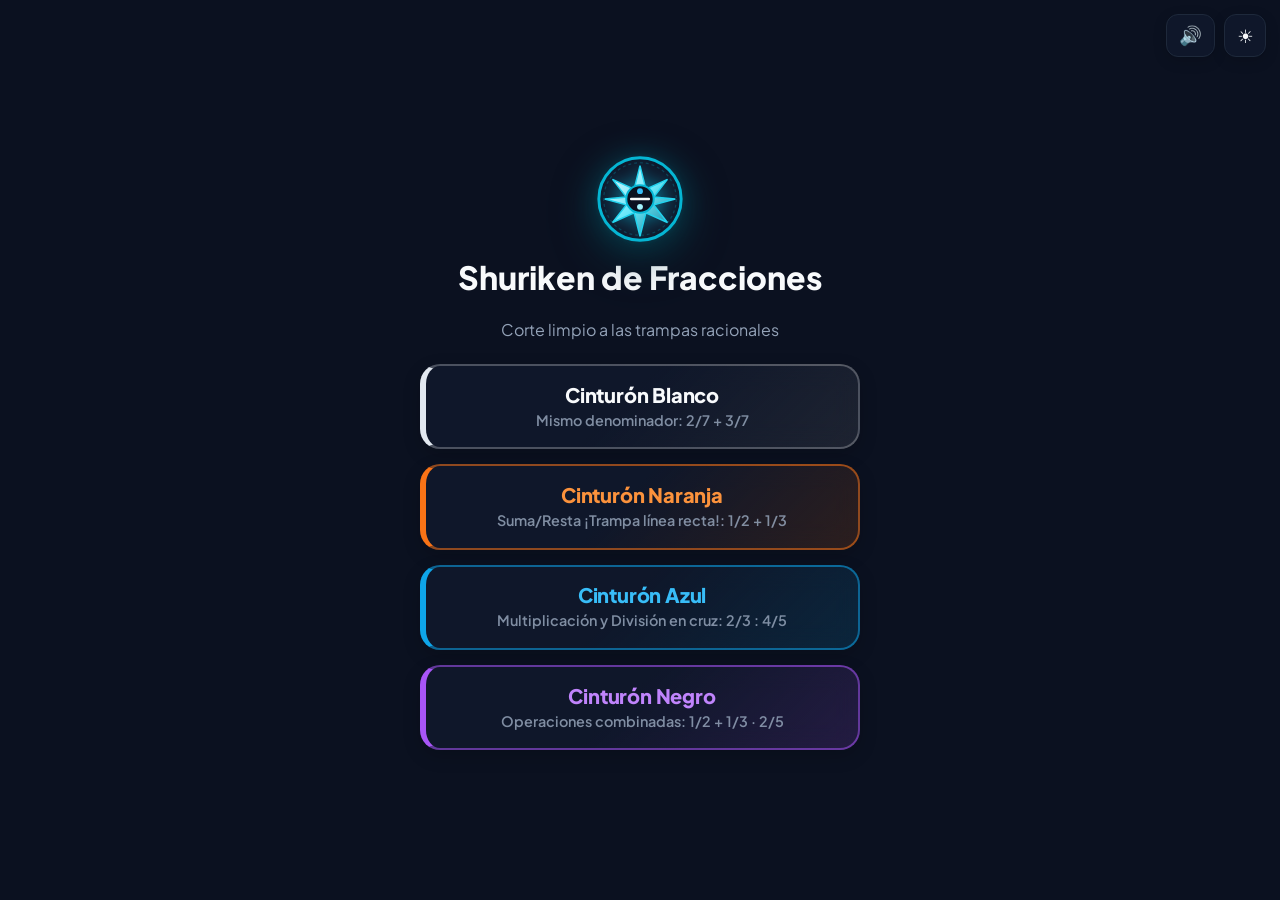
<file: fracciones.html>
<!DOCTYPE html>
<html lang="es">
<head>
  <script>
    if (localStorage.getItem('mathlab_theme') === 'light') {
      document.documentElement.setAttribute('data-theme', 'light');
    }
  </script>
  <meta charset="UTF-8">
  <meta name="viewport" content="width=device-width, initial-scale=1.0, maximum-scale=1.0, user-scalable=no, viewport-fit=cover">
  <title>Shuriken de las Fracciones | MATH LAB</title>
  
  <meta name="theme-color" content="#0b1120">
  <meta name="apple-mobile-web-app-capable" content="yes">
  <meta name="apple-mobile-web-app-status-bar-style" content="black-translucent">
  <meta name="apple-mobile-web-app-title" content="Fracciones">
  <link rel="manifest" href="manifest.json">
  <link rel="stylesheet" href="dojo-theme.css">
  <script src="dojo-audio.js" defer></script>
  <script src="dojo-stats.js" defer></script>
  
  <style>
    /* ================= VARIABLES DE COLOR ================= */
    :root {
      --bg-primary: #0b1120;
      --bg-card: #0f172a;
      --text-main: #f8fafc;
      --text-muted: #94a3b8;
      --border-color: #1e293b;
      --accent-main: #06b6d4; /* Color Turquesa Shuriken */
      --accent-gold: #fbbf24;
      --accent-success: #10b981;
      --accent-op: #f43f5e;
    }

    [data-theme="light"] {
      --bg-primary: #f8fafc;
      --bg-card: #ffffff;
      --text-main: #0f172a;
      --text-muted: #64748b;
      --border-color: #e2e8f0;
      --accent-main: #0891b2;
    }

    * { box-sizing: border-box; }

    /* === ARQUITECTURA FIJA === */
    html, body {
      margin: 0; padding: 0; width: 100%; height: 100%;
      position: fixed; top: 0; left: 0; right: 0; bottom: 0;
      overflow: hidden;
      background-color: var(--bg-primary); color: var(--text-main);
      font-family: system-ui, -apple-system, sans-serif;
      display: flex; flex-direction: column;
      transition: background-color 0.3s ease, color 0.3s ease;
    }

    /* EFECTOS PANTALLA COMPLETA */
    @keyframes screenFlash {
      0% { box-shadow: inset 0 0 120px rgba(16, 185, 129, 0.4); }
      100% { box-shadow: inset 0 0 0px rgba(16, 185, 129, 0); }
    }
    body.flash-active { animation: screenFlash 0.6s ease-out; }

    @keyframes errorFlash {
      0% { box-shadow: inset 0 0 150px rgba(244, 63, 94, 0.5); }
      100% { box-shadow: inset 0 0 0px rgba(244, 63, 94, 0); }
    }
    body.error-active { animation: errorFlash 0.5s ease-out; }

    /* ANIMACIONES DEL TEXTO CENTRAL */
    @keyframes textPop {
      0% { transform: scale(1) translateY(-3vh); }
      40% { transform: scale(1.15) translateY(-3vh); color: var(--accent-success); text-shadow: 0 0 20px rgba(16, 185, 129, 0.5); }
      100% { transform: scale(1) translateY(-3vh); }
    }
    .pop-active { animation: textPop 0.5s cubic-bezier(0.175, 0.885, 0.32, 1.275); }

    @keyframes textShake {
      0%, 100% { transform: translateX(0) translateY(-3vh); }
      20%, 60% { transform: translateX(-10px) translateY(-3vh); color: var(--accent-op); text-shadow: 0 0 15px rgba(244, 63, 94, 0.4); }
      40%, 80% { transform: translateX(10px) translateY(-3vh); color: var(--accent-op); text-shadow: 0 0 15px rgba(244, 63, 94, 0.4); }
    }
    .shake-active { animation: textShake 0.4s ease-in-out; }

    /* PARTÍCULAS */
    .particle {
      position: fixed; pointer-events: none; font-size: 2rem; opacity: 1; z-index: 999;
      transition: transform 0.8s cubic-bezier(0.25, 1, 0.5, 1), opacity 0.8s ease-out;
    }

    .theme-toggle-btn {
      position: absolute; top: 1rem; right: 1rem;
      background: var(--bg-card); border: 1px solid var(--border-color); border-radius: 12px;
      cursor: pointer; padding: 0.6rem 0.8rem; font-size: 1.2rem;
      display: inline-flex; align-items: center; justify-content: center;
      box-shadow: 0 4px 10px rgba(0,0,0,0.15); color: var(--text-main); z-index: 100;
      transition: all 0.2s;
    }

    /* PANTALLA DE INICIO */
    #screen-home {
      display: flex; flex-direction: column; align-items: center; justify-content: center;
      height: 100%; padding: 1.5rem; text-align: center; position: relative;
    }
    .app-logo { font-size: 4rem; margin-bottom: 0.5rem; filter: drop-shadow(0 4px 15px rgba(6, 182, 212, 0.4)); }
    .app-title { font-size: 2rem; font-weight: 900; color: var(--text-main); margin: 0 0 0.5rem 0; line-height: 1.1; }
    .app-subtitle { color: var(--text-muted); font-size: 1rem; margin-bottom: 1.5rem; }
    .levels-grid { display: flex; flex-direction: column; gap: 0.8rem; width: 100%; max-width: 340px; }
    
    .mode-btn {
      width: 100%; padding: 1rem; border-radius: 16px; border: 2px solid transparent;
      font-size: 1.1rem; font-weight: 800; cursor: pointer; display: flex; flex-direction: column;
      align-items: center; gap: 0.2rem; transition: transform 0.1s;
    }
    .mode-btn:active { transform: scale(0.96); }
    .btn-blanco { background: rgba(248, 250, 252, 0.1); border-color: #cbd5e1; color: #f8fafc; }
    [data-theme="light"] .btn-blanco { background: #f1f5f9; color: #334155; border-color: #94a3b8; }
    .btn-naranja { background: rgba(249, 115, 22, 0.15); border-color: #f97316; color: #f97316; }
    .btn-azul { background: rgba(56, 189, 248, 0.15); border-color: #38bdf8; color: #38bdf8; }
    .btn-negro { background: rgba(15, 23, 42, 0.8); border-color: #64748b; color: #fff; box-shadow: 0 4px 15px rgba(0,0,0,0.5); }
    [data-theme="light"] .btn-negro { background: #0f172a; color: #fff; }
    .btn-desc { font-size: 0.8rem; font-weight: 600; opacity: 0.85; }

    /* PANTALLA DE JUEGO */
    #screen-game {
      display: none; flex-direction: column; width: 100%; height: 100%;
      position: absolute; top: 0; left: 0; right: 0; bottom: 0; padding: 0;
    }

    .game-header {
      flex-shrink: 0; display: flex; justify-content: space-between; align-items: center;
      padding: 1rem 4rem 1rem 1rem; padding-top: max(1rem, env(safe-area-inset-top));
    }
    .btn-back { background: var(--bg-card); border: 1px solid var(--border-color); border-radius: 10px; color: var(--text-main); font-size: 1.1rem; cursor: pointer; padding: 0.5rem 0.8rem; font-weight: bold; }
    .score-board { background: rgba(16, 185, 129, 0.15); color: var(--accent-success); padding: 0.6rem 1.2rem; border-radius: 20px; font-weight: 900; font-size: 1.1rem; border: 1px solid rgba(16, 185, 129, 0.3); }

    .problem-container {
      flex: 1; display: flex; align-items: center; justify-content: center;
      font-size: clamp(2rem, 7vw, 3.2rem); font-weight: 900; font-family: monospace;
      letter-spacing: -1px; text-align: center; color: var(--text-main);
      width: 100%; transform: translateY(-3vh);
    }

    /* RENDERIZADO VISUAL DE FRACCIONES */
    .frac-view {
      display: inline-flex; flex-direction: column; vertical-align: middle;
      text-align: center; padding: 0 0.25rem; font-size: 0.9em;
    }
    .frac-top { border-bottom: 3px solid currentColor; padding: 0 0.2rem; }
    .frac-bottom { padding: 0 0.2rem; }
    .frac-op { display: inline-flex; align-items: center; margin: 0 0.5rem; }

    /* BURBUJAS DE OPCIONES */
    .options-grid {
      display: grid; grid-template-columns: 1fr 1fr; gap: 0.6rem; 
      padding: 0.5rem; width: 100%; padding-bottom: max(1.5rem, env(safe-area-inset-bottom));
    }
    .option-btn {
      font-size: clamp(1.1rem, 4.5vw, 1.5rem); font-weight: 900; font-family: monospace;
      padding: 1.1rem 0.2rem; border-radius: 16px; cursor: pointer;
      transition: all 0.2s cubic-bezier(0.4, 0, 0.2, 1); box-shadow: 0 4px 10px rgba(0,0,0,0.15);
      display: flex; align-items: center; justify-content: center; color: var(--text-main); text-align: center;
    }
    .option-btn .frac-view { font-size: 0.85em; }
    .option-btn:active { transform: scale(0.95); }
    
    .opt-c1 { background: rgba(6, 182, 212, 0.15); border: 2px solid var(--accent-main); }
    .opt-c2 { background: rgba(244, 63, 94, 0.15); border: 2px solid #f43f5e; }
    .opt-c3 { background: rgba(249, 115, 22, 0.15); border: 2px solid #f97316; }
    .opt-c4 { background: rgba(16, 185, 129, 0.15); border: 2px solid #10b981; }

    .option-btn.correct { background: var(--accent-success) !important; border-color: var(--accent-success) !important; color: #022c22 !important; box-shadow: 0 0 25px rgba(16, 185, 129, 0.6); }
    .option-btn.wrong { background: var(--accent-op) !important; border-color: var(--accent-op) !important; color: #fff !important; box-shadow: 0 0 25px rgba(244, 63, 94, 0.6); }
    .option-btn.disabled { pointer-events: none; opacity: 0.25; transform: scale(0.95); }

    /* TARJETA DE EXPLICACIÓN */
    #feedback-panel {
      position: fixed; bottom: -150%; left: 50%; transform: translateX(-50%); width: 92%; max-width: 450px;
      background: var(--bg-card); border: 3px solid #f43f5e; padding: 1.5rem; box-sizing: border-box;
      border-radius: 20px; transition: bottom 0.4s cubic-bezier(0.175, 0.885, 0.32, 1.275); z-index: 50;
      box-shadow: 0 15px 40px rgba(244, 63, 94, 0.4);
    }
    #feedback-panel.show { bottom: 20px; }
    
    .feedback-title { font-size: 1.3rem; font-weight: 900; margin-bottom: 0.8rem; color: #f43f5e; display: flex; align-items: center; gap: 0.5rem; }
    .feedback-text { font-size: 1.1rem; line-height: 1.4; color: var(--text-main); margin-bottom: 1.5rem; }
    .feedback-text strong { color: var(--accent-main); }
    [data-theme="light"] .feedback-text strong { color: #0891b2; }
    .btn-next { width: 100%; padding: 1rem; background: #f43f5e; color: #fff; border: none; border-radius: 12px; font-size: 1.1rem; font-weight: 900; cursor: pointer; text-transform: uppercase; }
  </style>
</head>
<body>

  <div class="top-controls">
    <button class="sound-toggle-btn" type="button" onclick="DojoAudio.toggleMute()" aria-label="Silenciar o activar sonido" title="Sonido">
      <span class="sound-icon">🔊</span>
    </button>
    <button id="theme-toggle" class="theme-toggle-btn" onclick="toggleTheme()" title="Cambiar tema">
      <span id="theme-icon">☀️</span>
    </button>
  </div>

  <div id="screen-home">
    <div class="app-logo">
      <img src="crests/shuriken-fracciones.svg" class="app-logo-crest" alt="Shuriken de Fracciones">
    </div>
    <h1 class="app-title">Shuriken de Fracciones</h1>
    <p class="app-subtitle">Corte limpio a las trampas racionales</p>

    <div class="levels-grid">
      <button class="mode-btn btn-blanco" data-level="blanco" onclick="startGame('blanco')">
        <div class="belt-pill-icon" aria-hidden="true">
          <svg viewBox="0 0 36 36" fill="none"><rect x="4" y="8" width="28" height="8" rx="2.5" fill="#f8fafc" stroke="#cbd5e1" stroke-width="1.8"/><rect x="4" y="20" width="28" height="8" rx="2.5" fill="#f8fafc" stroke="#cbd5e1" stroke-width="1.8"/><circle cx="18" cy="18" r="5.5" fill="#ffffff" stroke="#cbd5e1" stroke-width="1.8"/><path d="M16 23 L13 33 L19 32 Z" fill="#f8fafc" stroke="#cbd5e1" stroke-width="1.2"/><path d="M20 23 L23 33 L17 32 Z" fill="#f8fafc" stroke="#cbd5e1" stroke-width="1.2"/></svg>
        </div>
        <div class="belt-pill-body">
          <span class="belt-pill-title">Cinturón Blanco</span>
          <span class="btn-desc">Mismo denominador: 2/7 + 3/7</span>
        </div>
        <div class="belt-pill-status">🥋 Iniciar</div>
      </button>

      <button class="mode-btn btn-naranja" data-level="naranja" onclick="startGame('naranja')">
        <div class="belt-pill-icon" aria-hidden="true">
          <svg viewBox="0 0 36 36" fill="none"><rect x="4" y="8" width="28" height="8" rx="2.5" fill="#f97316" stroke="#ea580c" stroke-width="1.8"/><rect x="4" y="20" width="28" height="8" rx="2.5" fill="#f97316" stroke="#ea580c" stroke-width="1.8"/><circle cx="18" cy="18" r="5.5" fill="#fb923c" stroke="#ea580c" stroke-width="1.8"/><path d="M16 23 L13 33 L19 32 Z" fill="#f97316" stroke="#ea580c" stroke-width="1.2"/><path d="M20 23 L23 33 L17 32 Z" fill="#f97316" stroke="#ea580c" stroke-width="1.2"/></svg>
        </div>
        <div class="belt-pill-body">
          <span class="belt-pill-title">Cinturón Naranja</span>
          <span class="btn-desc">Suma/Resta ¡Trampa línea recta!: 1/2 + 1/3</span>
        </div>
        <div class="belt-pill-status">🥋 Iniciar</div>
      </button>

      <button class="mode-btn btn-azul" data-level="azul" onclick="startGame('azul')">
        <div class="belt-pill-icon" aria-hidden="true">
          <svg viewBox="0 0 36 36" fill="none"><rect x="4" y="8" width="28" height="8" rx="2.5" fill="#0ea5e9" stroke="#0284c7" stroke-width="1.8"/><rect x="4" y="20" width="28" height="8" rx="2.5" fill="#0ea5e9" stroke="#0284c7" stroke-width="1.8"/><circle cx="18" cy="18" r="5.5" fill="#38bdf8" stroke="#0284c7" stroke-width="1.8"/><path d="M16 23 L13 33 L19 32 Z" fill="#0ea5e9" stroke="#0284c7" stroke-width="1.2"/><path d="M20 23 L23 33 L17 32 Z" fill="#0ea5e9" stroke="#0284c7" stroke-width="1.2"/></svg>
        </div>
        <div class="belt-pill-body">
          <span class="belt-pill-title">Cinturón Azul</span>
          <span class="btn-desc">Multiplicación y División en cruz: 2/3 : 4/5</span>
        </div>
        <div class="belt-pill-status">🥋 Iniciar</div>
      </button>

      <button class="mode-btn btn-negro" data-level="negro" onclick="startGame('negro')">
        <div class="belt-pill-icon" aria-hidden="true">
          <svg viewBox="0 0 36 36" fill="none"><rect x="4" y="8" width="28" height="8" rx="2.5" fill="#18181b" stroke="#3f3f46" stroke-width="1.8"/><rect x="4" y="20" width="28" height="8" rx="2.5" fill="#18181b" stroke="#3f3f46" stroke-width="1.8"/><circle cx="18" cy="18" r="5.5" fill="#27272a" stroke="#52525b" stroke-width="1.8"/><path d="M16 23 L13 33 L19 32 Z" fill="#18181b" stroke="#3f3f46" stroke-width="1.2"/><path d="M20 23 L23 33 L17 32 Z" fill="#18181b" stroke="#3f3f46" stroke-width="1.2"/><line x1="14" y1="30" x2="18" y2="29.5" stroke="#fde047" stroke-width="1.5"/></svg>
        </div>
        <div class="belt-pill-body">
          <span class="belt-pill-title">Cinturón Negro</span>
          <span class="btn-desc">Operaciones combinadas: 1/2 + 1/3 · 2/5</span>
        </div>
        <div class="belt-pill-status">🥋 Iniciar</div>
      </button>
    </div>
  </div>

  <div id="screen-game">
    <div class="game-header">
      <button class="btn-back" onclick="goHome()">← Salir</button>
      <div class="score-board">Racha: <span id="score-count">0</span> 🔥 <span class="best-stat" id="best-count"></span></div>
    </div>

    <div class="problem-container">
      <div id="problem-display"></div>
    </div>

    <div class="options-grid" id="options-container">
      <button class="option-btn opt-c1" onclick="checkAnswer(0)" id="opt-0"></button>
      <button class="option-btn opt-c2" onclick="checkAnswer(1)" id="opt-1"></button>
      <button class="option-btn opt-c3" onclick="checkAnswer(2)" id="opt-2"></button>
      <button class="option-btn opt-c4" onclick="checkAnswer(3)" id="opt-3"></button>
    </div>
  </div>

  <div id="feedback-panel">
    <div class="feedback-title"><span>❌</span> ¡Corte desviado!</div>
    <div class="feedback-text" id="feedback-desc"></div>
    <button class="btn-next" onclick="nextProblem()">Entendido ➔</button>
  </div>

  <script>
    function initTheme() {
      const isLight = document.documentElement.getAttribute('data-theme') === 'light';
      document.getElementById('theme-icon').textContent = isLight ? '🌙' : '☀️';
    }
    function toggleTheme() {
      const isLight = document.documentElement.getAttribute('data-theme') === 'light';
      if (isLight) {
        document.documentElement.removeAttribute('data-theme');
        localStorage.setItem('mathlab_theme', 'dark');
        document.getElementById('theme-icon').textContent = '☀️';
      } else {
        document.documentElement.setAttribute('data-theme', 'light');
        localStorage.setItem('mathlab_theme', 'light');
        document.getElementById('theme-icon').textContent = '🌙';
      }
    }
    window.addEventListener('DOMContentLoaded', initTheme);

    function createExplosion(x, y) {
      const emojis = ['💠', '✨', '🗡️', '🎯', '💥', '💯'];
      for (let i = 0; i < 12; i++) {
        let p = document.createElement('div');
        p.className = 'particle';
        p.textContent = emojis[Math.floor(Math.random() * emojis.length)];
        p.style.left = x + 'px';
        p.style.top = y + 'px';
        document.body.appendChild(p);

        let angle = Math.random() * Math.PI * 2;
        let velocity = 60 + Math.random() * 120;
        let tx = Math.cos(angle) * velocity;
        let ty = Math.sin(angle) * velocity;
        let rot = Math.random() * 360;

        requestAnimationFrame(() => {
          requestAnimationFrame(() => {
            p.style.transform = `translate(${tx}px, ${ty}px) rotate(${rot}deg) scale(${Math.random() * 0.8 + 0.5})`;
            p.style.opacity = '0';
          });
        });

        setTimeout(() => p.remove(), 800);
      }
    }

    let currentMode = '';
    let currentData = {};
    let racha = 0;
    let buttonsDisabled = false;

    function rand(min, max) {
      return Math.floor(Math.random() * (max - min + 1)) + min;
    }

    function renderF(n, d) {
      if (d === 1) return `${n}`;
      return `<span class="frac-view"><span class="frac-top">${n}</span><span class="frac-bottom">${d}</span></span>`;
    }

    function gcd(a, b) {
      a = Math.abs(a); b = Math.abs(b);
      return b === 0 ? a : gcd(b, a % b);
    }

    function simplify(n, d) {
      if (d === 0) return { n: 0, d: 1 };
      const g = gcd(n, d);
      return { n: n / g, d: d / g };
    }

    // Nivel 1: Blanco -> Mismo denominador
    function generateBlanco() {
      let d = rand(3, 9);
      let n1 = rand(1, d - 1);
      let n2 = rand(1, d - 1);
      let op = Math.random() > 0.5 ? '+' : '-';
      
      if (op === '-' && n1 < n2) { let temp = n1; n1 = n2; n2 = temp; }
      if (op === '-' && n1 === n2) n1++;

      let correctN = op === '+' ? n1 + n2 : n1 - n2;
      let q = `${renderF(n1, d)} <span class="frac-op">${op}</span> ${renderF(n2, d)}`;
      let ansStr = renderF(correctN, d);

      let opts = new Set([ansStr]);
      opts.add(renderF(correctN, d + d)); // Trampa: sumar denominadores
      opts.add(renderF(Math.abs(n1 - n2) || 1, d));
      opts.add(renderF(correctN + 1, d));
      while (opts.size < 4) opts.add(renderF(correctN + rand(-2, 2), d));

      let exp = `Mismo denominador: el denominador <strong>se queda igual (${d})</strong>. Solo se operan los numeradores: ${n1} ${op} ${n2} = <strong>${correctN}</strong>.`;
      return { q, ansStr, exp, opts: Array.from(opts).sort(() => Math.random() - 0.5) };
    }

    // Nivel 2: Naranja -> Distinto denominador (Trampa suma recta)
    function generateNaranja() {
      let d1 = rand(2, 5);
      let d2 = rand(2, 5);
      while (d1 === d2) d2 = rand(2, 6);

      let n1 = rand(1, 3);
      let n2 = rand(1, 3);
      let op = Math.random() > 0.4 ? '+' : '-';

      let num1 = n1 * d2;
      let num2 = n2 * d1;
      let denComun = d1 * d2;

      if (op === '-' && num1 < num2) {
        let tempN = n1; n1 = n2; n2 = tempN;
        let tempD = d1; d1 = d2; d2 = tempD;
        num1 = n1 * d2; num2 = n2 * d1; denComun = d1 * d2;
      }

      let correctN = op === '+' ? num1 + num2 : num1 - num2;
      let q = `${renderF(n1, d1)} <span class="frac-op">${op}</span> ${renderF(n2, d2)}`;
      let ansStr = renderF(correctN, denComun);

      let opts = new Set([ansStr]);
      // LA TRAMPA MORTAL: Línea recta
      let straightN = op === '+' ? n1 + n2 : Math.abs(n1 - n2);
      opts.add(renderF(straightN === 0 ? 1 : straightN, d1 + d2));
      // Trampa: denominador multiplicado pero no numeradores
      opts.add(renderF(op === '+' ? n1 + n2 : 1, denComun));
      opts.add(renderF(correctN, d1 + d2));
      while (opts.size < 4) opts.add(renderF(correctN + rand(-2, 2), denComun));

      let exp = `¡Nunca sumes en línea recta! Busca denominador común: ${renderF(n1*d2, denComun)} ${op} ${renderF(n2*d1, denComun)} = <strong>${renderF(correctN, denComun)}</strong>.`;
      return { q, ansStr, exp, opts: Array.from(opts).sort(() => Math.random() - 0.5) };
    }

    // Nivel 3: Azul -> Multiplicación y División (Trampas en cruz)
    function generateAzul() {
      let isDiv = Math.random() > 0.5;
      let n1 = rand(1, 4), d1 = rand(2, 5);
      let n2 = rand(1, 4), d2 = rand(2, 5);

      let q, ansStr, exp, opts = new Set();

      if (!isDiv) { // Multiplicación en línea recta
        q = `${renderF(n1, d1)} <span class="frac-op">·</span> ${renderF(n2, d2)}`;
        let correctN = n1 * n2;
        let correctD = d1 * d2;
        ansStr = renderF(correctN, correctD);
        opts.add(ansStr);
        opts.add(renderF(n1 * d2, d1 * n2)); // Trampa: Multiplicar en cruz
        opts.add(renderF(correctN, d1 + d2)); // Trampa: sumar abajo
        opts.add(renderF(correctD, correctN)); // Invertida
        exp = `Multiplicar fracciones es <strong>en línea recta</strong>: numerador por numerador (${n1}·${n2} = ${correctN}) y denominador por denominador (${d1}·${d2} = ${correctD}).`;
      } else { // División en cruz
        q = `${renderF(n1, d1)} <span class="frac-op">:</span> ${renderF(n2, d2)}`;
        let correctN = n1 * d2;
        let correctD = d1 * n2;
        ansStr = renderF(correctN, correctD);
        opts.add(ansStr);
        // TRAMPA CRÍTICA: Invertir el resultado de la cruz
        opts.add(renderF(correctD, correctN));
        // Trampa: Dividir en línea recta
        opts.add(renderF(n1 * n2, d1 * d2));
        opts.add(renderF(correctN, d1 * d2));
        exp = `Dividir es <strong>multiplicar en cruz</strong>: el rebote de (${n1}·${d2}) va al <strong>numerador (${correctN})</strong>, y (${d1}·${n2}) al <strong>denominador (${correctD})</strong>.`;
      }

      while (opts.size < 4) opts.add(renderF(rand(2, 9), rand(3, 12)));
      return { q, ansStr, exp, opts: Array.from(opts).sort(() => Math.random() - 0.5) };
    }

    // Nivel 4: Negro -> Jerarquía combinada: a/b + c/d · e/f
    function generateNegro() {
      let n1 = 1, d1 = rand(2, 3);
      let n2 = 1, d2 = rand(2, 3);
      let n3 = 1, d3 = rand(2, 4);

      let q = `${renderF(n1, d1)} <span class="frac-op">+</span> ${renderF(n2, d2)} <span class="frac-op">·</span> ${renderF(n3, d3)}`;
      
      // 1º Multiplicación: (n2*n3) / (d2*d3)
      let multN = n2 * n3;
      let multD = d2 * d3;
      // 2º Suma con n1/d1:
      let finalD = d1 * multD;
      let finalN = (n1 * multD) + (multN * d1);
      
      let simp = simplify(finalN, finalD);
      let ansStr = renderF(simp.n, simp.d);

      let opts = new Set([ansStr]);
      // Trampa: hacer la suma antes que la multiplicación
      let badSumN = (n1 * d2) + (n2 * d1);
      let badSumD = d1 * d2;
      let badFinal = simplify(badSumN * n3, badSumD * d3);
      opts.add(renderF(badFinal.n, badFinal.d));
      // Trampa: suma en línea recta total
      opts.add(renderF(n1 + n2 + n3, d1 + d2 + d3));
      opts.add(renderF(simp.d, simp.n)); // Invertida
      while (opts.size < 4) opts.add(renderF(rand(3, 8), rand(4, 12)));

      let exp = `<strong>¡Jerarquía!</strong> Primero la multiplicación: ${renderF(n2, d2)} · ${renderF(n3, d3)} = ${renderF(multN, multD)}.<br>Luego sumas con común denominador: ${renderF(n1, d1)} + ${renderF(multN, multD)} = <strong>${ansStr}</strong>.`;
      return { q, ansStr, exp, opts: Array.from(opts).sort(() => Math.random() - 0.5) };
    }

    const GAME_ID = 'fracciones';
    window.GAME_ID = GAME_ID;
    window.addEventListener('DOMContentLoaded', () => {
      if (window.DojoStats) DojoStats.syncGameLevels(GAME_ID);
    });
    const classColors = ['opt-c1', 'opt-c2', 'opt-c3', 'opt-c4'];

    function startGame(level) {
      currentMode = level;
      racha = 0;
      updateScore();
      refreshBestDisplay();
      document.getElementById('screen-home').style.display = 'none';
      document.getElementById('screen-game').style.display = 'flex';
      nextProblem();
    }

    function goHome() { window.location.href = 'index.html'; }
    function updateScore() { document.getElementById('score-count').textContent = racha; }

    function refreshBestDisplay() {
      const best = window.DojoStats ? DojoStats.getBest(GAME_ID, currentMode) : 0;
      const bestEl = document.getElementById('best-count');
      if (bestEl) {
        bestEl.textContent = best > 0 ? `· Récord: ${best}` : '';
      }
    }

    function nextProblem() {
      document.getElementById('feedback-panel').classList.remove('show');
      buttonsDisabled = false;

      if (currentMode === 'blanco') currentData = generateBlanco();
      else if (currentMode === 'naranja') currentData = generateNaranja();
      else if (currentMode === 'azul') currentData = generateAzul();
      else currentData = generateNegro();
      
      document.getElementById('problem-display').innerHTML = currentData.q;

      for (let i = 0; i < 4; i++) {
        let btn = document.getElementById(`opt-${i}`);
        btn.innerHTML = `<span class="key-hint">${i + 1}</span>${currentData.opts[i]}`;
        btn.className = `option-btn ${classColors[i]}`;
      }
    }

    function checkAnswer(btnIndex) {
      if (buttonsDisabled) return;
      buttonsDisabled = true;

      const selectedVal = currentData.opts[btnIndex];
      const isCorrect = (selectedVal === currentData.ansStr);
      
      for (let i = 0; i < 4; i++) {
        let btn = document.getElementById(`opt-${i}`);
        if (currentData.opts[i] === currentData.ansStr) {
          btn.classList.add('correct');
        } else if (i === btnIndex && !isCorrect) {
          btn.classList.add('wrong');
        } else {
          btn.classList.add('disabled');
        }
      }

      if (isCorrect) {
        racha++;
        updateScore();

        // Audio y Haptic
        if (window.DojoAudio) {
          DojoAudio.play('slash');
          if (racha % 5 === 0) DojoAudio.play('combo');
        }

        // Persistencia
        if (window.DojoStats) {
          const statRes = DojoStats.recordStreak(GAME_ID, currentMode, racha);
          if (statRes && statRes.justMastered && window.DojoAudio) {
            DojoAudio.play('gong');
          }
          refreshBestDisplay();
        }
        
        const btnElement = document.getElementById(`opt-${btnIndex}`);
        const rect = btnElement.getBoundingClientRect();
        createExplosion(rect.left + rect.width / 2, rect.top + rect.height / 2);

        document.body.classList.add('flash-active');
        document.getElementById('problem-display').classList.add('pop-active');
        
        setTimeout(() => { 
          document.body.classList.remove('flash-active');
          document.getElementById('problem-display').classList.remove('pop-active');
        }, 600);

        setTimeout(() => { nextProblem(); }, 800); 
      } else {
        racha = 0; 
        updateScore();

        if (window.DojoAudio) DojoAudio.play('clash');

        document.body.classList.add('error-active');
        document.getElementById('problem-display').classList.add('shake-active');
        
        setTimeout(() => { 
          document.body.classList.remove('error-active');
          document.getElementById('problem-display').classList.remove('shake-active');
        }, 500);

        document.getElementById('feedback-desc').innerHTML = currentData.exp;
        setTimeout(() => { document.getElementById('feedback-panel').classList.add('show'); }, 300);
      }
    }

    // Soporte teclado físico
    document.addEventListener('keydown', (e) => {
      const feedbackPanel = document.getElementById('feedback-panel');
      if (feedbackPanel && feedbackPanel.classList.contains('show')) {
        if (e.key === 'Enter' || e.key === ' ' || e.key === 'Escape') {
          e.preventDefault();
          nextProblem();
        }
        return;
      }

      const gameScreen = document.getElementById('screen-game');
      if (!gameScreen || gameScreen.style.display !== 'flex' || buttonsDisabled) return;

      if (e.key === '1' || e.key === 'a' || e.key === 'A') checkAnswer(0);
      else if (e.key === '2' || e.key === 'b' || e.key === 'B') checkAnswer(1);
      else if (e.key === '3' || e.key === 'c' || e.key === 'C') checkAnswer(2);
      else if (e.key === '4' || e.key === 'd' || e.key === 'D') checkAnswer(3);
    });

    if ('serviceWorker' in navigator) {
      window.addEventListener('load', () => {
        navigator.serviceWorker.register('./sw.js').catch(err => console.log('SW Error', err));
      });
    }
  </script>
</body>
</html>
</file>
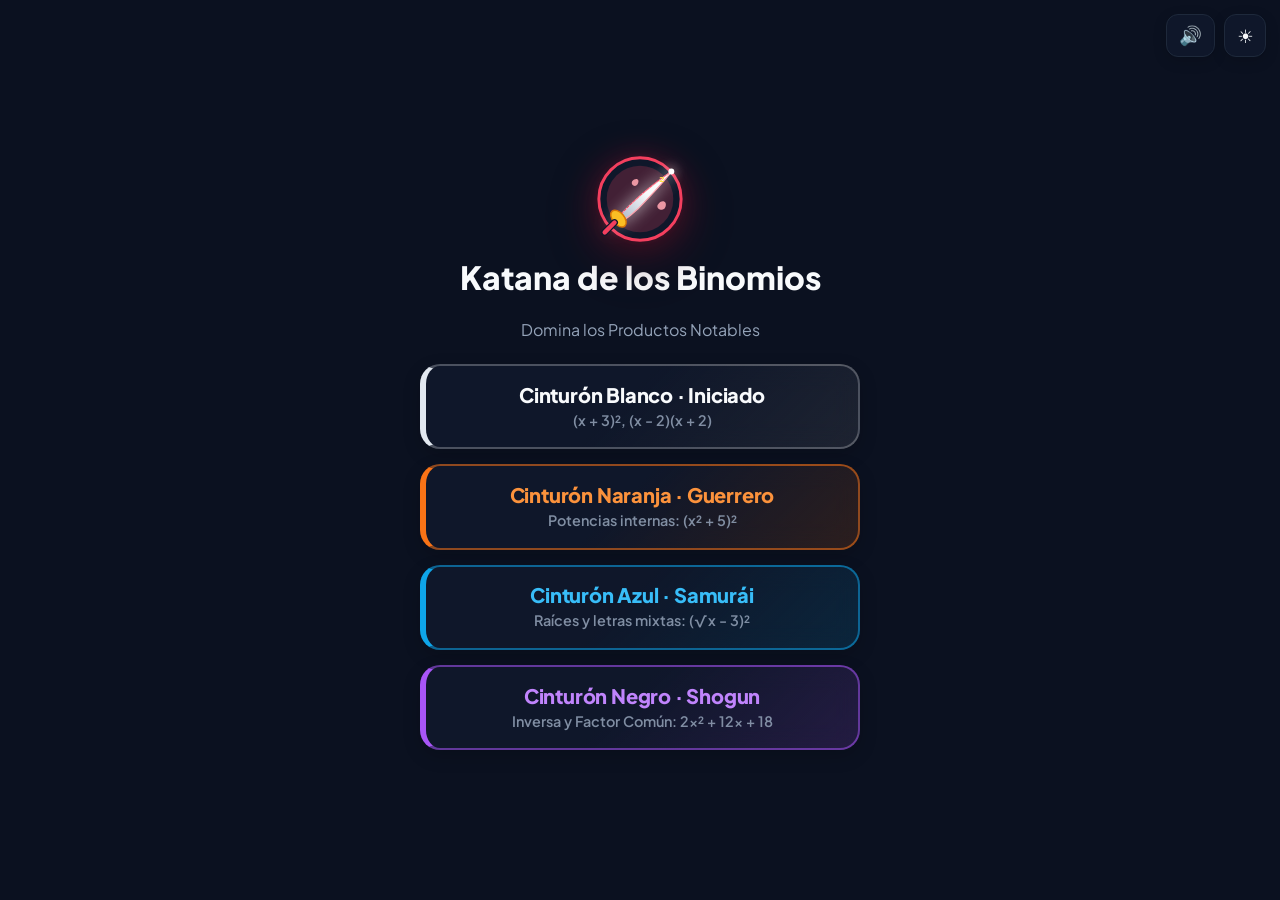
<file: notables.html>
<!DOCTYPE html>
<html lang="es">
<head>
  <script>
    if (localStorage.getItem('mathlab_theme') === 'light') {
      document.documentElement.setAttribute('data-theme', 'light');
    }
  </script>
  <meta charset="UTF-8">
  <meta name="viewport" content="width=device-width, initial-scale=1.0, maximum-scale=1.0, user-scalable=no">
  <title>Katana de los Binomios | MATH LAB</title>
  
  <meta name="theme-color" content="#0b1120">
  <meta name="apple-mobile-web-app-capable" content="yes">
  <meta name="apple-mobile-web-app-status-bar-style" content="black-translucent">
  <meta name="apple-mobile-web-app-title" content="Notables">
  <link rel="manifest" href="manifest.json">
  <link rel="stylesheet" href="dojo-theme.css">
  <script src="dojo-audio.js" defer></script>
  <script src="dojo-stats.js" defer></script>
  
  <style>
    /* ================= VARIABLES DE COLOR ================= */
    :root {
      --bg-primary: #0b1120;
      --bg-card: #0f172a;
      --text-main: #f8fafc;
      --text-muted: #94a3b8;
      --border-color: #1e293b;
      --accent-main: #e11d48; /* Rojo Katana */
      --accent-gold: #fbbf24;
      --accent-success: #10b981;
      --accent-op: #f43f5e;
    }

    [data-theme="light"] {
      --bg-primary: #f8fafc;
      --bg-card: #ffffff;
      --text-main: #0f172a;
      --text-muted: #64748b;
      --border-color: #e2e8f0;
      --accent-main: #be123c;
    }

    html, body {
      margin: 0;
      padding: 0;
      width: 100%;
      height: 100%;
      position: fixed; /* Ancla la app a las 4 esquinas físicas */
      top: 0; left: 0; right: 0; bottom: 0;
      overflow: hidden; /* Prohíbe cualquier scroll */
      background-color: var(--bg-primary);
      color: var(--text-main);
      font-family: system-ui, -apple-system, sans-serif;
      display: flex;
      flex-direction: column;
      transition: background-color 0.3s ease, color 0.3s ease;
    }

    .theme-toggle-btn {
      position: absolute; top: 1rem; right: 1rem;
      background: var(--bg-card); border: 1px solid var(--border-color);
      border-radius: 12px; cursor: pointer; padding: 0.6rem 0.8rem;
      font-size: 1.2rem; display: inline-flex; align-items: center; justify-content: center;
      box-shadow: 0 4px 10px rgba(0,0,0,0.15); color: var(--text-main); z-index: 100;
      transition: all 0.2s;
    }
    .theme-toggle-btn:active { transform: scale(0.9); }

    /* PANTALLA DE INICIO */
    #screen-home {
      display: flex; flex-direction: column; align-items: center; justify-content: center;
      height: 100%; padding: 1.5rem; text-align: center; position: relative;
    }
    .app-logo { font-size: 4rem; margin-bottom: 0.5rem; filter: drop-shadow(0 4px 15px rgba(225, 29, 72, 0.4)); }
    .app-title { font-size: 2rem; font-weight: 900; margin: 0 0 0.5rem 0; line-height: 1.1; }
    .app-subtitle { color: var(--text-muted); font-size: 1rem; margin-bottom: 1.5rem; }

    .levels-grid { display: flex; flex-direction: column; gap: 0.8rem; width: 100%; max-width: 340px; }

    .mode-btn {
      width: 100%; padding: 1rem; border-radius: 16px; border: 2px solid transparent;
      font-size: 1.1rem; font-weight: 800; cursor: pointer;
      display: flex; flex-direction: column; align-items: center; gap: 0.2rem;
      transition: transform 0.1s;
    }
    .mode-btn:active { transform: scale(0.96); }
    
    .btn-blanco { background: rgba(248, 250, 252, 0.1); border-color: #cbd5e1; color: #f8fafc; }
    [data-theme="light"] .btn-blanco { background: #f1f5f9; color: #334155; border-color: #94a3b8; }
    .btn-naranja { background: rgba(249, 115, 22, 0.15); border-color: #f97316; color: #f97316; }
    .btn-azul { background: rgba(56, 189, 248, 0.15); border-color: #38bdf8; color: #38bdf8; }
    .btn-negro { background: rgba(15, 23, 42, 0.8); border-color: #64748b; color: #fff; box-shadow: 0 4px 15px rgba(0,0,0,0.5); }
    [data-theme="light"] .btn-negro { background: #0f172a; color: #fff; }
    .btn-desc { font-size: 0.8rem; font-weight: 600; opacity: 0.85; }

    /* PANTALLA DE JUEGO */
    #screen-game {
      display: none;
      flex-direction: column;
      width: 100%;
      height: 100%; /* Se adapta estrictamente al body fijado */
      padding: 0.5rem;
      /* Forzamos un margen inferior extra de seguridad */
      padding-bottom: max(1.5rem, env(safe-area-inset-bottom)); 
      box-sizing: border-box;
    }

    .game-header {
      flex-shrink: 0; /* Prohíbe que el header se aplaste */
      display: flex;
      justify-content: space-between;
      align-items: center;
      padding: 0.5rem 4rem 0.5rem 0.5rem;
    }
    .problem-container {
      flex: 1; 
      min-height: 0;
      display: flex; 
      align-items: center; 
      justify-content: center;
      font-size: clamp(2.4rem, 8vw, 4rem); 
      font-weight: 900; 
      font-family: monospace; 
      letter-spacing: -1px;
      text-align: center; 
      padding: 0.2rem; 
      color: var(--text-main); 
      position: relative;
      white-space: nowrap; 
      width: 100%; 
      box-sizing: border-box;
    }
    
    #problem-display.long-math { font-size: clamp(1.6rem, 6vw, 2.5rem); }

    sup { font-size: 0.65em; position: relative; top: -0.6em; color: var(--accent-main); }
    [data-theme="light"] sup { color: var(--accent-main); }
    .sqrt { color: var(--accent-main); margin-right: 2px; }

    /* PARTÍCULAS DEL ACUERTO */
    .particle {
      position: fixed;
      pointer-events: none; /* Para que no estorben si haces clic */
      font-size: 2rem;
      opacity: 1;
      z-index: 999;
      /* La magia del movimiento fluido */
      transition: transform 0.8s cubic-bezier(0.25, 1, 0.5, 1), opacity 0.8s ease-out;
    }   

    /* EFECTO PANTALLA Y LATIDO */
    @keyframes screenFlash {
      0% { box-shadow: inset 0 0 120px rgba(16, 185, 129, 0.4); }
      100% { box-shadow: inset 0 0 0px rgba(16, 185, 129, 0); }
    }
    body.flash-active {
      animation: screenFlash 0.6s ease-out;
    }

    @keyframes textPop {
      0% { transform: scale(1); }
      40% { transform: scale(1.2); color: var(--accent-success); text-shadow: 0 0 20px rgba(16, 185, 129, 0.5); }
      100% { transform: scale(1); }
    }
    .pop-active {
      animation: textPop 0.5s cubic-bezier(0.175, 0.885, 0.32, 1.275);
    }

    /* EFECTOS DE FALLO (ROJO Y TEMBLOR) */
    @keyframes errorFlash {
      0% { box-shadow: inset 0 0 150px rgba(225, 29, 72, 0.5); }
      100% { box-shadow: inset 0 0 0px rgba(225, 29, 72, 0); }
    }
    body.error-active {
      animation: errorFlash 0.5s ease-out;
    }

    @keyframes textShake {
      0%, 100% { transform: translateX(0); }
      20%, 60% { transform: translateX(-10px); color: var(--accent-op); text-shadow: 0 0 15px rgba(225, 29, 72, 0.4); }
      40%, 80% { transform: translateX(10px); color: var(--accent-op); text-shadow: 0 0 15px rgba(225, 29, 72, 0.4); }
    }
    .shake-active {
      animation: textShake 0.4s ease-in-out;
    }

    /* BURBUJAS DE OPCIONES */
    .options-grid {
      flex-shrink: 0; display: grid; grid-template-columns: 1fr 1fr; gap: 0.6rem; padding: 0.5rem; 
      margin-bottom: calc(0.5rem + env(safe-area-inset-bottom)); /* Corrección barra gestos */
    }
    .option-btn {
      /* Fuente más compacta porque los polinomios son largos */
      font-size: clamp(0.95rem, 4vw, 1.4rem); 
      font-weight: 900; font-family: monospace; padding: 1rem 0.2rem; 
      border-radius: 16px; cursor: pointer; transition: all 0.2s cubic-bezier(0.4, 0, 0.2, 1);
      box-shadow: 0 4px 10px rgba(0,0,0,0.15); display: flex; align-items: center; justify-content: center;
      color: var(--text-main); text-align: center; line-height: 1.2;
    }
    .option-btn:active { transform: scale(0.95); }
    
    .opt-c1 { background: rgba(225, 29, 72, 0.1); border: 2px solid var(--accent-main); }
    .opt-c2 { background: rgba(56, 189, 248, 0.1); border: 2px solid #38bdf8; }
    .opt-c3 { background: rgba(249, 115, 22, 0.1); border: 2px solid #f97316; }
    .opt-c4 { background: rgba(16, 185, 129, 0.1); border: 2px solid #10b981; }

    .option-btn.correct { background: var(--accent-success) !important; border-color: var(--accent-success) !important; color: #022c22 !important; box-shadow: 0 0 25px rgba(16, 185, 129, 0.6); }
    .option-btn.correct sup, .option-btn.correct .sqrt { color: #022c22 !important; }
    .option-btn.wrong { background: var(--accent-op) !important; border-color: var(--accent-op) !important; color: #fff !important; box-shadow: 0 0 25px rgba(244, 63, 94, 0.6); }
    .option-btn.wrong sup, .option-btn.wrong .sqrt { color: #fff !important; }
    .option-btn.disabled { pointer-events: none; opacity: 0.25; transform: scale(0.95); }

    .success-anim {
      position: absolute; top: 50%; left: 50%; transform: translate(-50%, -50%) scale(0);
      font-size: 6rem; opacity: 0; transition: all 0.4s cubic-bezier(0.175, 0.885, 0.32, 1.275);
      pointer-events: none; z-index: 100;
    }
    .success-anim.show { transform: translate(-50%, -50%) scale(1); opacity: 1; }

    /* TARJETA DE EXPLICACIÓN */
    #feedback-panel {
      position: fixed; bottom: -150%; left: 50%; transform: translateX(-50%); width: 92%; max-width: 450px;
      background: var(--bg-card); border: 3px solid #f43f5e; padding: 1.5rem; box-sizing: border-box;
      border-radius: 20px; transition: bottom 0.4s cubic-bezier(0.175, 0.885, 0.32, 1.275); z-index: 50;
      box-shadow: 0 15px 40px rgba(244, 63, 94, 0.4);
    }
    #feedback-panel.show { bottom: 20px; }
    
    .feedback-title { font-size: 1.3rem; font-weight: 900; margin-bottom: 0.8rem; color: #f43f5e; display: flex; align-items: center; gap: 0.5rem; }
    .feedback-text { font-size: 1.1rem; line-height: 1.4; color: var(--text-main); margin-bottom: 1.5rem; }
    .feedback-text strong { color: var(--accent-main); }
    [data-theme="light"] .feedback-text strong { color: #be123c; }

    .btn-next {
      width: 100%; padding: 1rem; background: #f43f5e; color: #fff; border: none;
      border-radius: 12px; font-size: 1.1rem; font-weight: 900; cursor: pointer; text-transform: uppercase;
    }
  </style>
</head>
<body>

  <div class="top-controls">
    <button class="sound-toggle-btn" type="button" onclick="DojoAudio.toggleMute()" aria-label="Silenciar o activar sonido" title="Sonido">
      <span class="sound-icon">🔊</span>
    </button>
    <button id="theme-toggle" class="theme-toggle-btn" onclick="toggleTheme()" title="Cambiar tema">
      <span id="theme-icon">☀️</span>
    </button>
  </div>

  <div id="screen-home">
    <div class="app-logo">
      <img src="crests/katana-binomios.svg" class="app-logo-crest" alt="Katana de Binomios">
    </div>
    <h1 class="app-title">Katana de los Binomios</h1>
    <p class="app-subtitle">Domina los Productos Notables</p>

    <div class="levels-grid">
      <button class="mode-btn btn-blanco" data-level="iniciado" onclick="startGame('iniciado')">
        <div class="belt-pill-icon" aria-hidden="true">
          <svg viewBox="0 0 36 36" fill="none"><rect x="4" y="8" width="28" height="8" rx="2.5" fill="#f8fafc" stroke="#cbd5e1" stroke-width="1.8"/><rect x="4" y="20" width="28" height="8" rx="2.5" fill="#f8fafc" stroke="#cbd5e1" stroke-width="1.8"/><circle cx="18" cy="18" r="5.5" fill="#ffffff" stroke="#cbd5e1" stroke-width="1.8"/><path d="M16 23 L13 33 L19 32 Z" fill="#f8fafc" stroke="#cbd5e1" stroke-width="1.2"/><path d="M20 23 L23 33 L17 32 Z" fill="#f8fafc" stroke="#cbd5e1" stroke-width="1.2"/></svg>
        </div>
        <div class="belt-pill-body">
          <span class="belt-pill-title">Cinturón Blanco · Iniciado</span>
          <span class="btn-desc">(x + 3)², (x - 2)(x + 2)</span>
        </div>
        <div class="belt-pill-status">🥋 Iniciar</div>
      </button>

      <button class="mode-btn btn-naranja" data-level="guerrero" onclick="startGame('guerrero')">
        <div class="belt-pill-icon" aria-hidden="true">
          <svg viewBox="0 0 36 36" fill="none"><rect x="4" y="8" width="28" height="8" rx="2.5" fill="#f97316" stroke="#ea580c" stroke-width="1.8"/><rect x="4" y="20" width="28" height="8" rx="2.5" fill="#f97316" stroke="#ea580c" stroke-width="1.8"/><circle cx="18" cy="18" r="5.5" fill="#fb923c" stroke="#ea580c" stroke-width="1.8"/><path d="M16 23 L13 33 L19 32 Z" fill="#f97316" stroke="#ea580c" stroke-width="1.2"/><path d="M20 23 L23 33 L17 32 Z" fill="#f97316" stroke="#ea580c" stroke-width="1.2"/></svg>
        </div>
        <div class="belt-pill-body">
          <span class="belt-pill-title">Cinturón Naranja · Guerrero</span>
          <span class="btn-desc">Potencias internas: (x² + 5)²</span>
        </div>
        <div class="belt-pill-status">🥋 Iniciar</div>
      </button>

      <button class="mode-btn btn-azul" data-level="samurai" onclick="startGame('samurai')">
        <div class="belt-pill-icon" aria-hidden="true">
          <svg viewBox="0 0 36 36" fill="none"><rect x="4" y="8" width="28" height="8" rx="2.5" fill="#0ea5e9" stroke="#0284c7" stroke-width="1.8"/><rect x="4" y="20" width="28" height="8" rx="2.5" fill="#0ea5e9" stroke="#0284c7" stroke-width="1.8"/><circle cx="18" cy="18" r="5.5" fill="#38bdf8" stroke="#0284c7" stroke-width="1.8"/><path d="M16 23 L13 33 L19 32 Z" fill="#0ea5e9" stroke="#0284c7" stroke-width="1.2"/><path d="M20 23 L23 33 L17 32 Z" fill="#0ea5e9" stroke="#0284c7" stroke-width="1.2"/></svg>
        </div>
        <div class="belt-pill-body">
          <span class="belt-pill-title">Cinturón Azul · Samurái</span>
          <span class="btn-desc">Raíces y letras mixtas: (√x - 3)²</span>
        </div>
        <div class="belt-pill-status">🥋 Iniciar</div>
      </button>

      <button class="mode-btn btn-negro" data-level="shogun" onclick="startGame('shogun')">
        <div class="belt-pill-icon" aria-hidden="true">
          <svg viewBox="0 0 36 36" fill="none"><rect x="4" y="8" width="28" height="8" rx="2.5" fill="#18181b" stroke="#3f3f46" stroke-width="1.8"/><rect x="4" y="20" width="28" height="8" rx="2.5" fill="#18181b" stroke="#3f3f46" stroke-width="1.8"/><circle cx="18" cy="18" r="5.5" fill="#27272a" stroke="#52525b" stroke-width="1.8"/><path d="M16 23 L13 33 L19 32 Z" fill="#18181b" stroke="#3f3f46" stroke-width="1.2"/><path d="M20 23 L23 33 L17 32 Z" fill="#18181b" stroke="#3f3f46" stroke-width="1.2"/><line x1="14" y1="30" x2="18" y2="29.5" stroke="#fde047" stroke-width="1.5"/></svg>
        </div>
        <div class="belt-pill-body">
          <span class="belt-pill-title">Cinturón Negro · Shogun</span>
          <span class="btn-desc">Inversa y Factor Común: 2x² + 12x + 18</span>
        </div>
        <div class="belt-pill-status">🥋 Iniciar</div>
      </button>
    </div>
  </div>

  <div id="screen-game">
    <div class="game-header">
      <button class="btn-back" onclick="goHome()">← Salir</button>
      <div class="score-board">Racha: <span id="score-count">0</span> 🔥 <span class="best-stat" id="best-count"></span></div>
    </div>

    <div class="problem-container">
      <div id="problem-display"></div>
      <div id="success-anim" class="success-anim">✨✅✨</div>
    </div>

    <div class="options-grid" id="options-container">
      <button class="option-btn opt-c1" onclick="checkAnswer(0)" id="opt-0"></button>
      <button class="option-btn opt-c2" onclick="checkAnswer(1)" id="opt-1"></button>
      <button class="option-btn opt-c3" onclick="checkAnswer(2)" id="opt-2"></button>
      <button class="option-btn opt-c4" onclick="checkAnswer(3)" id="opt-3"></button>
    </div>
  </div>

  <div id="feedback-panel">
    <div class="feedback-title"><span>❌</span> ¡Corte fallido!</div>
    <div class="feedback-text" id="feedback-desc"></div>
    <button class="btn-next" onclick="nextProblem()">Entendido ➔</button>
  </div>

  <script>
    function initTheme() {
      const isLight = document.documentElement.getAttribute('data-theme') === 'light';
      document.getElementById('theme-icon').textContent = isLight ? '🌙' : '☀️';
    }
    function toggleTheme() {
      const isLight = document.documentElement.getAttribute('data-theme') === 'light';
      if (isLight) {
        document.documentElement.removeAttribute('data-theme');
        localStorage.setItem('mathlab_theme', 'dark');
        document.getElementById('theme-icon').textContent = '☀️';
      } else {
        document.documentElement.setAttribute('data-theme', 'light');
        localStorage.setItem('mathlab_theme', 'light');
        document.getElementById('theme-icon').textContent = '🌙';
      }
    }
    window.addEventListener('DOMContentLoaded', initTheme);

    // ================= MOTOR DE PRODUCTOS NOTABLES =================
    let currentMode = '';
    let currentData = {};
    let racha = 0;
    let buttonsDisabled = false;

    function rand(min, max, avoidZero = true) {
      let val;
      do {
        val = Math.floor(Math.random() * (max - min + 1)) + min;
      } while (avoidZero && val === 0);
      return val;
    }

    // Nivel 1: (x+a)^2, (x-a)^2, (x+a)(x-a)
    function generateIniciado() {
      let a = rand(1, 6, true);
      let type = rand(1, 3, true);
      let q, ansStr, exp, opts = [];

      if (type === 1) {
        q = `(x + ${a})<sup>2</sup>`;
        ansStr = `x<sup>2</sup> + ${2*a}x + ${a*a}`;
        opts = [ansStr, `x<sup>2</sup> + ${a*a}`, `x<sup>2</sup> + ${a}x + ${a*a}`, `x<sup>2</sup> + ${2*a}x + ${a*2}`];
        exp = `Es el Cuadrado de una Suma:<br><strong>1º al cuadrado</strong> (x²) + <strong>Doble del 1º por el 2º</strong> (2·${a}·x = ${2*a}x) + <strong>2º al cuadrado</strong> (${a}² = ${a*a}).`;
      } else if (type === 2) {
        q = `(x - ${a})<sup>2</sup>`;
        ansStr = `x<sup>2</sup> - ${2*a}x + ${a*a}`;
        opts = [ansStr, `x<sup>2</sup> + ${a*a}`, `x<sup>2</sup> - ${a*a}`, `x<sup>2</sup> - ${a}x + ${a*a}`];
        exp = `Es el Cuadrado de una Resta:<br><strong>1º al cuadrado</strong> (x²) - <strong>Doble del 1º por el 2º</strong> (-${2*a}x) + <strong>2º al cuadrado siempre suma</strong> (+${a*a}).`;
      } else {
        q = `(x + ${a})(x - ${a})`;
        ansStr = `x<sup>2</sup> - ${a*a}`;
        opts = [ansStr, `x<sup>2</sup> + ${a*a}`, `x<sup>2</sup> - ${2*a}x - ${a*a}`, `x - ${a*a}`];
        exp = `Suma por diferencia = <strong>Diferencia de cuadrados</strong>.<br>Simplemente (1º al cuadrado) menos (2º al cuadrado): x² - ${a*a}.`;
      }
      return { q, ansStr, exp, opts };
    }

    // Nivel 2: (ax+b)^2 o (x^2-b)^2
    function generateGuerrero() {
      let b = rand(1, 5, true);
      let type = rand(1, 3, true);
      let q, ansStr, exp, opts = [];

      if (type === 1) { // (ax+b)^2
        let a = rand(2, 4, true);
        q = `(${a}x + ${b})<sup>2</sup>`;
        ansStr = `${a*a}x<sup>2</sup> + ${2*a*b}x + ${b*b}`;
        opts = [ansStr, `${a}x<sup>2</sup> + ${b*b}`, `${a*a}x<sup>2</sup> + ${a*b}x + ${b*b}`, `${a*a}x<sup>2</sup> + ${b*b}`];
        exp = `Eleva todo el primer término al cuadrado ((${a}x)² = <strong>${a*a}x²</strong>), calcula el doble producto (2·${a}x·${b} = <strong>${2*a*b}x</strong>) y eleva el segundo (${b}² = <strong>${b*b}</strong>).`;
      } else if (type === 2) { // (x^2 - b)^2
        q = `(x<sup>2</sup> - ${b})<sup>2</sup>`;
        ansStr = `x<sup>4</sup> - ${2*b}x<sup>2</sup> + ${b*b}`;
        opts = [ansStr, `x<sup>4</sup> + ${b*b}`, `x<sup>4</sup> - ${b}x<sup>2</sup> + ${b*b}`, `x<sup>4</sup> - ${2*b}x + ${b*b}`];
        exp = `Potencia de potencia se multiplica: (x²)² = <strong>x⁴</strong>. El doble producto mantiene el x² (-${2*b}x²).`;
      } else { // (ax + b)(ax - b)
        let a = rand(2, 4, true);
        q = `(${a}x + ${b})(${a}x - ${b})`;
        ansStr = `${a*a}x<sup>2</sup> - ${b*b}`;
        opts = [ansStr, `${a}x<sup>2</sup> - ${b*b}`, `${a*a}x<sup>2</sup> + ${b*b}`, `${a*a}x<sup>2</sup> - ${2*a*b}x - ${b*b}`];
        exp = `Diferencia de cuadrados. Recuerda elevar también el coeficiente: (${a}x)² - ${b}² = <strong>${a*a}x² - ${b*b}</strong>.`;
      }
      return { q, ansStr, exp, opts };
    }

    // Nivel 3: Raíces (√x + b)^2, (√x+b)(√x-b)
    function generateSamurai() {
      let b = rand(2, 6, true);
      let type = rand(1, 2, true);
      let q, ansStr, exp, opts = [];

      if (type === 1) { // (√x - b)^2
        q = `(<span class="sqrt">√</span>x - ${b})<sup>2</sup>`;
        ansStr = `x - ${2*b}<span class="sqrt">√</span>x + ${b*b}`;
        opts = [ansStr, `x + ${b*b}`, `x - ${b}<span class="sqrt">√</span>x + ${b*b}`, `x<sup>2</sup> - ${2*b}<span class="sqrt">√</span>x + ${b*b}`];
        exp = `La raíz se anula con el cuadrado ((√x)² = <strong>x</strong>). El término central junta número y raíz (-2·${b}·√x = <strong>-${2*b}√x</strong>).`;
      } else { // (√x + b)(√x - b)
        q = `(<span class="sqrt">√</span>x + ${b})(<span class="sqrt">√</span>x - ${b})`;
        ansStr = `x - ${b*b}`;
        opts = [ansStr, `x<sup>2</sup> - ${b*b}`, `x + ${b*b}`, `<span class="sqrt">√</span>x - ${b*b}`];
        exp = `Suma por diferencia: (√x)² - ${b}². Al elevar una raíz cuadrada al cuadrado, se queda solo la <strong>x</strong> (sin cuadrado).`;
      }
      return { q, ansStr, exp, opts };
    }

    // Nivel 4: Factorización Inversa y factor común
    function generateShogun() {
      let a = rand(1, 4, true);
      let type = rand(1, 3, true);
      let q, ansStr, exp, opts = [];

      if (type === 1) { // Inversa (x+a)^2
        q = `x<sup>2</sup> + ${2*a}x + ${a*a}`;
        ansStr = `(x + ${a})<sup>2</sup>`;
        opts = [ansStr, `(x - ${a})<sup>2</sup>`, `(x + ${a*a})<sup>2</sup>`, `(x + ${a})(x - ${a})`];
        exp = `El primer término es x², el último es ${a}² y el del medio es 2·${a}x positivos. Se "pliega" como el Cuadrado de una Suma.`;
      } else if (type === 2) { // Inversa dif cuadrados a^2x^2 - b^2
        let b = rand(2, 5, true);
        q = `${a*a}x<sup>2</sup> - ${b*b}`;
        ansStr = `(${a}x + ${b})(${a}x - ${b})`;
        opts = [ansStr, `(${a}x - ${b})<sup>2</sup>`, `(${a*a}x + ${b})(${a*a}x - ${b})`, `(${a}x + ${b*b})(${a}x - ${b*b})`];
        exp = `Son dos términos restando y ambos tienen raíz exacta (${a}x y ${b}). Proviene de una suma por diferencia.`;
      } else { // Factor común + Inversa: 2x^2 - 12x + 18 -> 2(x-3)^2
        let k = rand(2, 3, true); // factor
        let b = rand(2, 4, true);
        q = `${k}x<sup>2</sup> - ${k*2*b}x + ${k*b*b}`;
        ansStr = `${k}(x - ${b})<sup>2</sup>`;
        opts = [ansStr, `(${k}x - ${b})<sup>2</sup>`, `${k}(x + ${b})<sup>2</sup>`, `${k}(x - ${b*b})<sup>2</sup>`];
        exp = `¡Trampa Shogun! Primero saca factor común el <strong>${k}</strong>: ${k}(x² - ${2*b}x + ${b*b}). Luego pliega el polinomio de dentro.`;
      }
      return { q, ansStr, exp, opts };
    }

    const classColors = ['opt-c1', 'opt-c2', 'opt-c3', 'opt-c4'];

    const GAME_ID = 'notables';
    window.GAME_ID = GAME_ID;
    window.addEventListener('DOMContentLoaded', () => {
      if (window.DojoStats) DojoStats.syncGameLevels(GAME_ID);
    });

    function startGame(level) {
      currentMode = level;
      racha = 0;
      updateScore();
      refreshBestDisplay();
      document.getElementById('screen-home').style.display = 'none';
      document.getElementById('screen-game').style.display = 'flex';
      nextProblem();
    }

    function goHome() { window.location.href = 'index.html'; }
    function updateScore() { document.getElementById('score-count').textContent = racha; }

    function refreshBestDisplay() {
      const best = window.DojoStats ? DojoStats.getBest(GAME_ID, currentMode) : 0;
      const bestEl = document.getElementById('best-count');
      if (bestEl) {
        bestEl.textContent = best > 0 ? `· Récord: ${best}` : '';
      }
    }

    function shuffle(array) {
      for (let i = array.length - 1; i > 0; i--) {
        const j = Math.floor(Math.random() * (i + 1));
        [array[i], array[j]] = [array[j], array[i]];
      }
      return array;
    }

    function nextProblem() {
      document.getElementById('feedback-panel').classList.remove('show');
      buttonsDisabled = false;

      if (currentMode === 'iniciado') currentData = generateIniciado();
      else if (currentMode === 'guerrero') currentData = generateGuerrero();
      else if (currentMode === 'samurai') currentData = generateSamurai();
      else currentData = generateShogun();
      
      const displayEl = document.getElementById('problem-display');
      displayEl.innerHTML = currentData.q;
      
      // Adaptación de tamaño si la expresión es muy larga (especial para polinomios desarrollados)
      if (currentData.q.length > 18) displayEl.classList.add('long-math');
      else displayEl.classList.remove('long-math');

      // Mezclamos las opciones
      let optionsArray = shuffle([...currentData.opts]);
      currentData.optionsMap = optionsArray;

      for (let i = 0; i < 4; i++) {
        let btn = document.getElementById(`opt-${i}`);
        btn.innerHTML = `<span class="key-hint">${i + 1}</span>${optionsArray[i]}`; 
        btn.className = `option-btn ${classColors[i]}`;
      }
    }

    function createExplosion(x, y) {
      // Emojis temáticos que saldrán disparados
      const emojis = ['✨', '🔥', '⚔️', '🥋', '💥', '💯'];
      const numParticles = 12;

      for (let i = 0; i < numParticles; i++) {
        let p = document.createElement('div');
        p.className = 'particle';
        p.textContent = emojis[Math.floor(Math.random() * emojis.length)];
        
        p.style.left = x + 'px';
        p.style.top = y + 'px';
        document.body.appendChild(p);

        let angle = Math.random() * Math.PI * 2;
        let velocity = 60 + Math.random() * 120;
        let tx = Math.cos(angle) * velocity;
        let ty = Math.sin(angle) * velocity;
        let rot = Math.random() * 360;

        requestAnimationFrame(() => {
          requestAnimationFrame(() => {
            p.style.transform = `translate(${tx}px, ${ty}px) rotate(${rot}deg) scale(${Math.random() * 0.8 + 0.5})`;
            p.style.opacity = '0';
          });
        });

        setTimeout(() => p.remove(), 800);
      }
    }

    function checkAnswer(btnIndex) {
      if (buttonsDisabled) return;
      buttonsDisabled = true;

      const isCorrect = (currentData.optionsMap[btnIndex] === currentData.ansStr);
      
      for (let i = 0; i < 4; i++) {
        let btn = document.getElementById(`opt-${i}`);
        if (currentData.optionsMap[i] === currentData.ansStr) btn.classList.add('correct');
        else if (i === btnIndex && !isCorrect) btn.classList.add('wrong');
        else btn.classList.add('disabled');
      }

      if (isCorrect) {
        racha++;
        updateScore();

        // Audio y Haptic
        if (window.DojoAudio) {
          DojoAudio.play('slash');
          if (racha % 5 === 0) DojoAudio.play('combo');
        }

        // Persistencia
        if (window.DojoStats) {
          const statRes = DojoStats.recordStreak(GAME_ID, currentMode, racha);
          if (statRes && statRes.justMastered && window.DojoAudio) {
            DojoAudio.play('gong');
          }
          refreshBestDisplay();
        }
        
        // Efecto partículas
        const btnElement = document.getElementById(`opt-${btnIndex}`);
        const rect = btnElement.getBoundingClientRect();
        createExplosion(rect.left + rect.width / 2, rect.top + rect.height / 2);

        // Efecto Pantalla Completa y Latido
        document.body.classList.add('flash-active');
        document.getElementById('problem-display').classList.add('pop-active');
        
        setTimeout(() => { 
          document.body.classList.remove('flash-active');
          document.getElementById('problem-display').classList.remove('pop-active');
        }, 600);

        setTimeout(() => { nextProblem(); }, 800); 
      } else {
        racha = 0; 
        updateScore();

        if (window.DojoAudio) DojoAudio.play('clash');
        
        // Efecto Pantalla Completa y Temblor (Fallo)
        document.body.classList.add('error-active');
        document.getElementById('problem-display').classList.add('shake-active');
        
        setTimeout(() => { 
          document.body.classList.remove('error-active');
          document.getElementById('problem-display').classList.remove('shake-active');
        }, 500);
        
        document.getElementById('feedback-desc').innerHTML = currentData.exp;
        setTimeout(() => { document.getElementById('feedback-panel').classList.add('show'); }, 300);
      }
    }

    // Soporte teclado físico
    document.addEventListener('keydown', (e) => {
      const feedbackPanel = document.getElementById('feedback-panel');
      if (feedbackPanel && feedbackPanel.classList.contains('show')) {
        if (e.key === 'Enter' || e.key === ' ' || e.key === 'Escape') {
          e.preventDefault();
          nextProblem();
        }
        return;
      }

      const gameScreen = document.getElementById('screen-game');
      if (!gameScreen || gameScreen.style.display !== 'flex' || buttonsDisabled) return;

      if (e.key === '1' || e.key === 'a' || e.key === 'A') checkAnswer(0);
      else if (e.key === '2' || e.key === 'b' || e.key === 'B') checkAnswer(1);
      else if (e.key === '3' || e.key === 'c' || e.key === 'C') checkAnswer(2);
      else if (e.key === '4' || e.key === 'd' || e.key === 'D') checkAnswer(3);
    });

    if ('serviceWorker' in navigator) {
      window.addEventListener('load', () => {
        navigator.serviceWorker.register('./sw.js').catch(err => console.log('SW Error', err));
      });
    }
  </script>
</body>
</html>
</file>
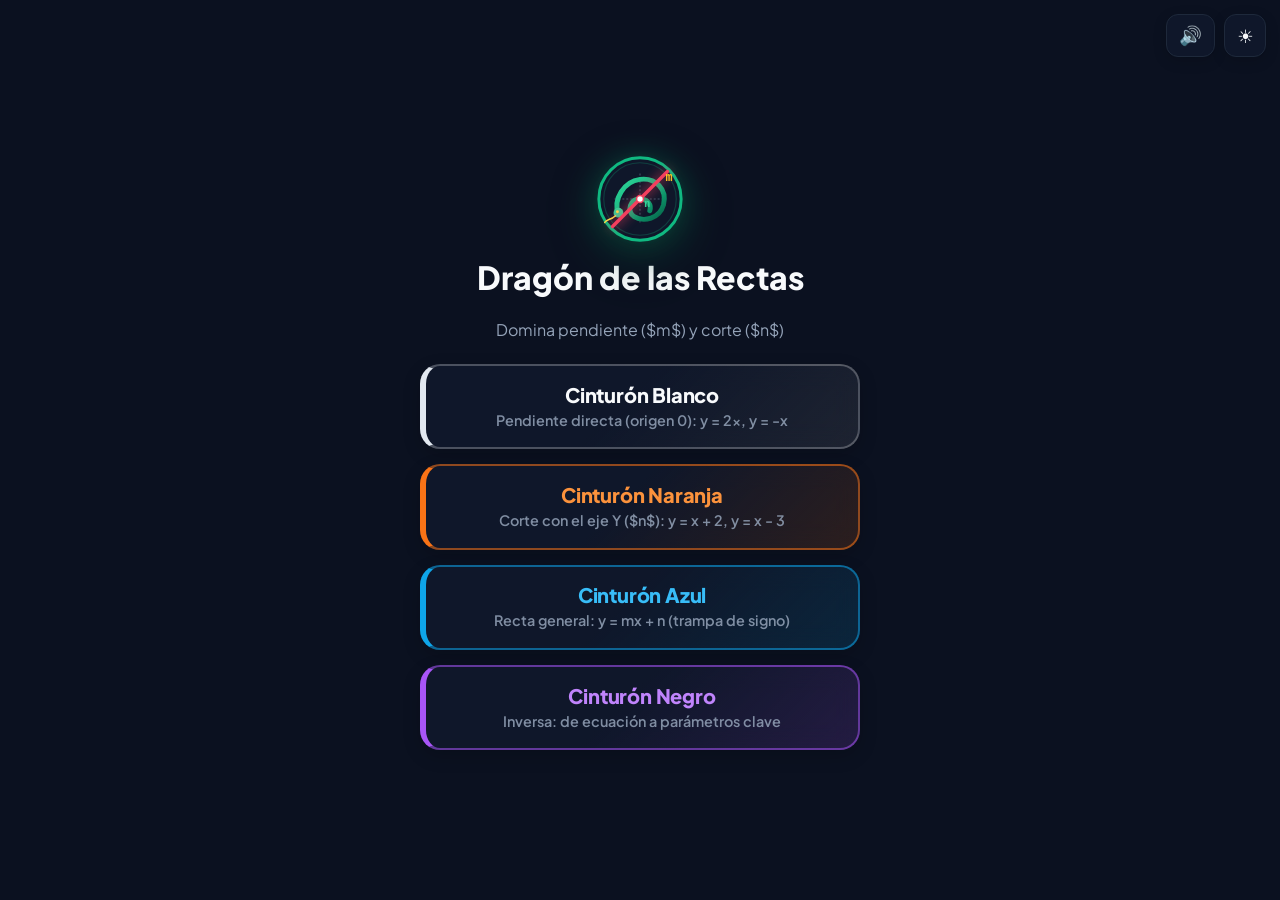
<file: rectas.html>
<!DOCTYPE html>
<html lang="es">
<head>
  <script>
    if (localStorage.getItem('mathlab_theme') === 'light') {
      document.documentElement.setAttribute('data-theme', 'light');
    }
  </script>
  <meta charset="UTF-8">
  <meta name="viewport" content="width=device-width, initial-scale=1.0, maximum-scale=1.0, user-scalable=no, viewport-fit=cover">
  <title>Dragón de las Rectas | MATH LAB</title>
  
  <meta name="theme-color" content="#0b1120">
  <meta name="apple-mobile-web-app-capable" content="yes">
  <meta name="apple-mobile-web-app-status-bar-style" content="black-translucent">
  <meta name="apple-mobile-web-app-title" content="Rectas">
  <link rel="manifest" href="manifest.json">
  <link rel="stylesheet" href="dojo-theme.css">
  <script src="dojo-audio.js" defer></script>
  <script src="dojo-stats.js" defer></script>
  
  <style>
    /* ================= VARIABLES DE COLOR ================= */
    :root {
      --bg-primary: #0b1120;
      --bg-card: #0f172a;
      --text-main: #f8fafc;
      --text-muted: #94a3b8;
      --border-color: #1e293b;
      --accent-main: #10b981; /* Verde Dragón */
      --accent-gold: #fbbf24;
      --accent-success: #10b981;
      --accent-op: #f43f5e;
      --grid-line: #1e293b;
      --axis-line: #94a3b8;
    }

    [data-theme="light"] {
      --bg-primary: #f8fafc;
      --bg-card: #ffffff;
      --text-main: #0f172a;
      --text-muted: #64748b;
      --border-color: #e2e8f0;
      --accent-main: #059669;
      --grid-line: #e2e8f0;
      --axis-line: #475569;
    }

    * { box-sizing: border-box; }

    /* === ARQUITECTURA FIJA === */
    html, body {
      margin: 0; padding: 0; width: 100%; height: 100%;
      position: fixed; top: 0; left: 0; right: 0; bottom: 0;
      overflow: hidden;
      background-color: var(--bg-primary); color: var(--text-main);
      font-family: system-ui, -apple-system, sans-serif;
      display: flex; flex-direction: column;
      transition: background-color 0.3s ease, color 0.3s ease;
    }

    /* EFECTOS PANTALLA COMPLETA */
    @keyframes screenFlash {
      0% { box-shadow: inset 0 0 120px rgba(16, 185, 129, 0.4); }
      100% { box-shadow: inset 0 0 0px rgba(16, 185, 129, 0); }
    }
    body.flash-active { animation: screenFlash 0.6s ease-out; }

    @keyframes errorFlash {
      0% { box-shadow: inset 0 0 150px rgba(244, 63, 94, 0.5); }
      100% { box-shadow: inset 0 0 0px rgba(244, 63, 94, 0); }
    }
    body.error-active { animation: errorFlash 0.5s ease-out; }

    /* ANIMACIONES DEL TEXTO CENTRAL */
    @keyframes textPop {
      0% { transform: scale(1) translateY(-2vh); }
      40% { transform: scale(1.08) translateY(-2vh); color: var(--accent-success); text-shadow: 0 0 20px rgba(16, 185, 129, 0.5); }
      100% { transform: scale(1) translateY(-2vh); }
    }
    .pop-active { animation: textPop 0.5s cubic-bezier(0.175, 0.885, 0.32, 1.275); }

    @keyframes textShake {
      0%, 100% { transform: translateX(0) translateY(-2vh); }
      20%, 60% { transform: translateX(-10px) translateY(-2vh); color: var(--accent-op); text-shadow: 0 0 15px rgba(244, 63, 94, 0.4); }
      40%, 80% { transform: translateX(10px) translateY(-2vh); color: var(--accent-op); text-shadow: 0 0 15px rgba(244, 63, 94, 0.4); }
    }
    .shake-active { animation: textShake 0.4s ease-in-out; }

    /* PARTÍCULAS */
    .particle {
      position: fixed; pointer-events: none; font-size: 2rem; opacity: 1; z-index: 999;
      transition: transform 0.8s cubic-bezier(0.25, 1, 0.5, 1), opacity 0.8s ease-out;
    }

    .theme-toggle-btn {
      position: absolute; top: 1rem; right: 1rem;
      background: var(--bg-card); border: 1px solid var(--border-color); border-radius: 12px;
      cursor: pointer; padding: 0.6rem 0.8rem; font-size: 1.2rem;
      display: inline-flex; align-items: center; justify-content: center;
      box-shadow: 0 4px 10px rgba(0,0,0,0.15); color: var(--text-main); z-index: 100;
      transition: all 0.2s;
    }

    /* PANTALLA DE INICIO */
    #screen-home {
      display: flex; flex-direction: column; align-items: center; justify-content: center;
      height: 100%; padding: 1.5rem; text-align: center; position: relative;
    }
    .app-logo { font-size: 4rem; margin-bottom: 0.5rem; filter: drop-shadow(0 4px 15px rgba(16, 185, 129, 0.4)); }
    .app-title { font-size: 2rem; font-weight: 900; color: var(--text-main); margin: 0 0 0.5rem 0; line-height: 1.1; }
    .app-subtitle { color: var(--text-muted); font-size: 1rem; margin-bottom: 1.5rem; }
    .levels-grid { display: flex; flex-direction: column; gap: 0.8rem; width: 100%; max-width: 340px; }
    
    .mode-btn {
      width: 100%; padding: 1rem; border-radius: 16px; border: 2px solid transparent;
      font-size: 1.1rem; font-weight: 800; cursor: pointer; display: flex; flex-direction: column;
      align-items: center; gap: 0.2rem; transition: transform 0.1s;
    }
    .mode-btn:active { transform: scale(0.96); }
    .btn-blanco { background: rgba(248, 250, 252, 0.1); border-color: #cbd5e1; color: #f8fafc; }
    [data-theme="light"] .btn-blanco { background: #f1f5f9; color: #334155; border-color: #94a3b8; }
    .btn-naranja { background: rgba(249, 115, 22, 0.15); border-color: #f97316; color: #f97316; }
    .btn-azul { background: rgba(56, 189, 248, 0.15); border-color: #38bdf8; color: #38bdf8; }
    .btn-negro { background: rgba(15, 23, 42, 0.8); border-color: #64748b; color: #fff; box-shadow: 0 4px 15px rgba(0,0,0,0.5); }
    [data-theme="light"] .btn-negro { background: #0f172a; color: #fff; }
    .btn-desc { font-size: 0.8rem; font-weight: 600; opacity: 0.85; }

    /* PANTALLA DE JUEGO */
    #screen-game {
      display: none; flex-direction: column; width: 100%; height: 100%;
      position: absolute; top: 0; left: 0; right: 0; bottom: 0; padding: 0;
    }

    .game-header {
      flex-shrink: 0; display: flex; justify-content: space-between; align-items: center;
      padding: 1rem 4rem 1rem 1rem; padding-top: max(1rem, env(safe-area-inset-top));
    }
    .btn-back { background: var(--bg-card); border: 1px solid var(--border-color); border-radius: 10px; color: var(--text-main); font-size: 1.1rem; cursor: pointer; padding: 0.5rem 0.8rem; font-weight: bold; }
    .score-board { background: rgba(16, 185, 129, 0.15); color: var(--accent-success); padding: 0.6rem 1.2rem; border-radius: 20px; font-weight: 900; font-size: 1.1rem; border: 1px solid rgba(16, 185, 129, 0.3); }

    .problem-container {
      flex: 1; display: flex; flex-direction: column; align-items: center; justify-content: center;
      padding: 0.2rem; width: 100%; transform: translateY(-2vh);
    }
    
    .graph-card {
      background: var(--bg-card); border: 2px solid var(--border-color);
      border-radius: 16px; padding: 0.4rem; display: flex; justify-content: center;
      align-items: center; box-shadow: 0 8px 20px rgba(0,0,0,0.25);
    }

    .problem-text {
      font-size: clamp(1.4rem, 5vw, 2.2rem); font-weight: 900; font-family: monospace;
      margin-bottom: 0.4rem; color: var(--text-main);
    }

    /* BURBUJAS DE OPCIONES */
    .options-grid {
      display: grid; grid-template-columns: 1fr 1fr; gap: 0.6rem; 
      padding: 0.5rem; width: 100%; padding-bottom: max(1.5rem, env(safe-area-inset-bottom));
    }
    .option-btn {
      font-size: clamp(1.05rem, 4.2vw, 1.45rem); font-weight: 900; font-family: monospace;
      padding: 1.1rem 0.2rem; border-radius: 16px; cursor: pointer;
      transition: all 0.2s cubic-bezier(0.4, 0, 0.2, 1); box-shadow: 0 4px 10px rgba(0,0,0,0.15);
      display: flex; align-items: center; justify-content: center; color: var(--text-main); text-align: center;
    }
    .option-btn:active { transform: scale(0.95); }
    
    .opt-c1 { background: rgba(16, 185, 129, 0.15); border: 2px solid #10b981; }
    .opt-c2 { background: rgba(244, 63, 94, 0.15); border: 2px solid #f43f5e; }
    .opt-c3 { background: rgba(249, 115, 22, 0.15); border: 2px solid #f97316; }
    .opt-c4 { background: rgba(56, 189, 248, 0.15); border: 2px solid #38bdf8; }

    .option-btn.correct { background: var(--accent-success) !important; border-color: var(--accent-success) !important; color: #022c22 !important; box-shadow: 0 0 25px rgba(16, 185, 129, 0.6); }
    .option-btn.wrong { background: var(--accent-op) !important; border-color: var(--accent-op) !important; color: #fff !important; box-shadow: 0 0 25px rgba(244, 63, 94, 0.6); }
    .option-btn.disabled { pointer-events: none; opacity: 0.25; transform: scale(0.95); }

    /* TARJETA DE EXPLICACIÓN */
    #feedback-panel {
      position: fixed; bottom: -150%; left: 50%; transform: translateX(-50%); width: 92%; max-width: 450px;
      background: var(--bg-card); border: 3px solid #f43f5e; padding: 1.5rem; box-sizing: border-box;
      border-radius: 20px; transition: bottom 0.4s cubic-bezier(0.175, 0.885, 0.32, 1.275); z-index: 50;
      box-shadow: 0 15px 40px rgba(244, 63, 94, 0.4);
    }
    #feedback-panel.show { bottom: 20px; }
    
    .feedback-title { font-size: 1.3rem; font-weight: 900; margin-bottom: 0.8rem; color: #f43f5e; display: flex; align-items: center; gap: 0.5rem; }
    .feedback-text { font-size: 1.05rem; line-height: 1.4; color: var(--text-main); margin-bottom: 1.5rem; }
    .feedback-text strong { color: var(--accent-main); }
    [data-theme="light"] .feedback-text strong { color: #059669; }
    .btn-next { width: 100%; padding: 1rem; background: #f43f5e; color: #fff; border: none; border-radius: 12px; font-size: 1.1rem; font-weight: 900; cursor: pointer; text-transform: uppercase; }
  </style>
</head>
<body>

  <div class="top-controls">
    <button class="sound-toggle-btn" type="button" onclick="DojoAudio.toggleMute()" aria-label="Silenciar o activar sonido" title="Sonido">
      <span class="sound-icon">🔊</span>
    </button>
    <button id="theme-toggle" class="theme-toggle-btn" onclick="toggleTheme()" title="Cambiar tema">
      <span id="theme-icon">☀️</span>
    </button>
  </div>

  <div id="screen-home">
    <div class="app-logo">
      <img src="crests/dragon-rectas.svg" class="app-logo-crest" alt="Dragón de las Rectas">
    </div>
    <h1 class="app-title">Dragón de las Rectas</h1>
    <p class="app-subtitle">Domina pendiente ($m$) y corte ($n$)</p>

    <div class="levels-grid">
      <button class="mode-btn btn-blanco" data-level="blanco" onclick="startGame('blanco')">
        <div class="belt-pill-icon" aria-hidden="true">
          <svg viewBox="0 0 36 36" fill="none"><rect x="4" y="8" width="28" height="8" rx="2.5" fill="#f8fafc" stroke="#cbd5e1" stroke-width="1.8"/><rect x="4" y="20" width="28" height="8" rx="2.5" fill="#f8fafc" stroke="#cbd5e1" stroke-width="1.8"/><circle cx="18" cy="18" r="5.5" fill="#ffffff" stroke="#cbd5e1" stroke-width="1.8"/><path d="M16 23 L13 33 L19 32 Z" fill="#f8fafc" stroke="#cbd5e1" stroke-width="1.2"/><path d="M20 23 L23 33 L17 32 Z" fill="#f8fafc" stroke="#cbd5e1" stroke-width="1.2"/></svg>
        </div>
        <div class="belt-pill-body">
          <span class="belt-pill-title">Cinturón Blanco</span>
          <span class="btn-desc">Pendiente directa (origen 0): y = 2x, y = -x</span>
        </div>
        <div class="belt-pill-status">🥋 Iniciar</div>
      </button>

      <button class="mode-btn btn-naranja" data-level="naranja" onclick="startGame('naranja')">
        <div class="belt-pill-icon" aria-hidden="true">
          <svg viewBox="0 0 36 36" fill="none"><rect x="4" y="8" width="28" height="8" rx="2.5" fill="#f97316" stroke="#ea580c" stroke-width="1.8"/><rect x="4" y="20" width="28" height="8" rx="2.5" fill="#f97316" stroke="#ea580c" stroke-width="1.8"/><circle cx="18" cy="18" r="5.5" fill="#fb923c" stroke="#ea580c" stroke-width="1.8"/><path d="M16 23 L13 33 L19 32 Z" fill="#f97316" stroke="#ea580c" stroke-width="1.2"/><path d="M20 23 L23 33 L17 32 Z" fill="#f97316" stroke="#ea580c" stroke-width="1.2"/></svg>
        </div>
        <div class="belt-pill-body">
          <span class="belt-pill-title">Cinturón Naranja</span>
          <span class="btn-desc">Corte con el eje Y ($n$): y = x + 2, y = x - 3</span>
        </div>
        <div class="belt-pill-status">🥋 Iniciar</div>
      </button>

      <button class="mode-btn btn-azul" data-level="azul" onclick="startGame('azul')">
        <div class="belt-pill-icon" aria-hidden="true">
          <svg viewBox="0 0 36 36" fill="none"><rect x="4" y="8" width="28" height="8" rx="2.5" fill="#0ea5e9" stroke="#0284c7" stroke-width="1.8"/><rect x="4" y="20" width="28" height="8" rx="2.5" fill="#0ea5e9" stroke="#0284c7" stroke-width="1.8"/><circle cx="18" cy="18" r="5.5" fill="#38bdf8" stroke="#0284c7" stroke-width="1.8"/><path d="M16 23 L13 33 L19 32 Z" fill="#0ea5e9" stroke="#0284c7" stroke-width="1.2"/><path d="M20 23 L23 33 L17 32 Z" fill="#0ea5e9" stroke="#0284c7" stroke-width="1.2"/></svg>
        </div>
        <div class="belt-pill-body">
          <span class="belt-pill-title">Cinturón Azul</span>
          <span class="btn-desc">Recta general: y = mx + n (trampa de signo)</span>
        </div>
        <div class="belt-pill-status">🥋 Iniciar</div>
      </button>

      <button class="mode-btn btn-negro" data-level="negro" onclick="startGame('negro')">
        <div class="belt-pill-icon" aria-hidden="true">
          <svg viewBox="0 0 36 36" fill="none"><rect x="4" y="8" width="28" height="8" rx="2.5" fill="#18181b" stroke="#3f3f46" stroke-width="1.8"/><rect x="4" y="20" width="28" height="8" rx="2.5" fill="#18181b" stroke="#3f3f46" stroke-width="1.8"/><circle cx="18" cy="18" r="5.5" fill="#27272a" stroke="#52525b" stroke-width="1.8"/><path d="M16 23 L13 33 L19 32 Z" fill="#18181b" stroke="#3f3f46" stroke-width="1.2"/><path d="M20 23 L23 33 L17 32 Z" fill="#18181b" stroke="#3f3f46" stroke-width="1.2"/><line x1="14" y1="30" x2="18" y2="29.5" stroke="#fde047" stroke-width="1.5"/></svg>
        </div>
        <div class="belt-pill-body">
          <span class="belt-pill-title">Cinturón Negro</span>
          <span class="btn-desc">Inversa: de ecuación a parámetros clave</span>
        </div>
        <div class="belt-pill-status">🥋 Iniciar</div>
      </button>
    </div>
  </div>

  <div id="screen-game">
    <div class="game-header">
      <button class="btn-back" onclick="goHome()">← Salir</button>
      <div class="score-board">Racha: <span id="score-count">0</span> 🔥 <span class="best-stat" id="best-count"></span></div>
    </div>

    <div class="problem-container" id="problem-area">
      <div id="problem-caption" class="problem-text"></div>
      <div class="graph-card" id="graph-wrapper"></div>
    </div>

    <div class="options-grid" id="options-container">
      <button class="option-btn opt-c1" onclick="checkAnswer(0)" id="opt-0"></button>
      <button class="option-btn opt-c2" onclick="checkAnswer(1)" id="opt-1"></button>
      <button class="option-btn opt-c3" onclick="checkAnswer(2)" id="opt-2"></button>
      <button class="option-btn opt-c4" onclick="checkAnswer(3)" id="opt-3"></button>
    </div>
  </div>

  <div id="feedback-panel">
    <div class="feedback-title"><span>❌</span> ¡Rastro de fuego incorrecto!</div>
    <div class="feedback-text" id="feedback-desc"></div>
    <button class="btn-next" onclick="nextProblem()">Entendido ➔</button>
  </div>

  <script>
    function initTheme() {
      const isLight = document.documentElement.getAttribute('data-theme') === 'light';
      document.getElementById('theme-icon').textContent = isLight ? '🌙' : '☀️';
    }
    function toggleTheme() {
      const isLight = document.documentElement.getAttribute('data-theme') === 'light';
      if (isLight) {
        document.documentElement.removeAttribute('data-theme');
        localStorage.setItem('mathlab_theme', 'dark');
        document.getElementById('theme-icon').textContent = '☀️';
      } else {
        document.documentElement.setAttribute('data-theme', 'light');
        localStorage.setItem('mathlab_theme', 'light');
        document.getElementById('theme-icon').textContent = '🌙';
      }
    }
    window.addEventListener('DOMContentLoaded', initTheme);

    function createExplosion(x, y) {
      const emojis = ['🐉', '✨', '🔥', '📈', '💥', '💯'];
      for (let i = 0; i < 12; i++) {
        let p = document.createElement('div');
        p.className = 'particle';
        p.textContent = emojis[Math.floor(Math.random() * emojis.length)];
        p.style.left = x + 'px';
        p.style.top = y + 'px';
        document.body.appendChild(p);

        let angle = Math.random() * Math.PI * 2;
        let velocity = 60 + Math.random() * 120;
        let tx = Math.cos(angle) * velocity;
        let ty = Math.sin(angle) * velocity;
        let rot = Math.random() * 360;

        requestAnimationFrame(() => {
          requestAnimationFrame(() => {
            p.style.transform = `translate(${tx}px, ${ty}px) rotate(${rot}deg) scale(${Math.random() * 0.8 + 0.5})`;
            p.style.opacity = '0';
          });
        });

        setTimeout(() => p.remove(), 800);
      }
    }

    let currentMode = '';
    let currentData = {};
    let racha = 0;
    let buttonsDisabled = false;

    function rand(min, max, avoidZero = true) {
      let val;
      do {
        val = Math.floor(Math.random() * (max - min + 1)) + min;
      } while (avoidZero && val === 0);
      return val;
    }

    function formatLineEq(m, n) {
      let mStr = '';
      if (m === 1) mStr = 'x';
      else if (m === -1) mStr = '-x';
      else mStr = `${m}x`;

      if (n === 0) return `y = ${mStr}`;
      if (n > 0) return `y = ${mStr} + ${n}`;
      return `y = ${mStr} - ${Math.abs(n)}`;
    }

    // Renderiza un plano cartesiano SVG (-5 a +5) centrado
    function createGraphSVG(m, n) {
      const size = 200;
      const range = 5;
      const step = size / (range * 2);
      const origin = size / 2;

      let svg = `<svg width="${size}" height="${size}" viewBox="0 0 ${size} ${size}">`;

      // Cuadrícula
      for (let i = -range; i <= range; i++) {
        let p = origin + i * step;
        svg += `<line x1="${p}" y1="0" x2="${p}" y2="${size}" stroke="var(--grid-line)" stroke-width="1"/>`;
        svg += `<line x1="0" y1="${p}" x2="${size}" y2="${p}" stroke="var(--grid-line)" stroke-width="1"/>`;
      }

      // Ejes X / Y
      svg += `<line x1="0" y1="${origin}" x2="${size}" y2="${origin}" stroke="var(--axis-line)" stroke-width="2"/>`;
      svg += `<line x1="${origin}" y1="0" x2="${origin}" y2="${size}" stroke="var(--axis-line)" stroke-width="2"/>`;

      // Coordenadas extremas de la recta
      const xA = -range;
      const yA = m * xA + n;
      const xB = range;
      const yB = m * xB + n;

      const pxA = origin + xA * step;
      const pyA = origin - yA * step;
      const pxB = origin + xB * step;
      const pyB = origin - yB * step;

      // Trazo de la recta
      svg += `<line x1="${pxA}" y1="${pyA}" x2="${pxB}" y2="${pyB}" stroke="#10b981" stroke-width="3" stroke-linecap="round"/>`;

      // Punto destacado en el eje Y (corte n)
      const pny = origin - n * step;
      svg += `<circle cx="${origin}" cy="${pny}" r="4.5" fill="#f43f5e" />`;

      svg += `</svg>`;
      return svg;
    }

    // Nivel 1: Blanco -> n = 0, solo varía m (+/- 1, 2, 3)
    function generateBlanco() {
      const slopes = [1, -1, 2, -2, 3, -3];
      const m = slopes[rand(0, slopes.length - 1, false)];
      const n = 0;
      const ansStr = formatLineEq(m, n);

      const opts = new Set([ansStr]);
      opts.add(formatLineEq(-m, n)); // Trampa: signo inverso
      opts.add(formatLineEq(m === 1 ? 2 : 1, n));
      opts.add(formatLineEq(-m === -1 ? -2 : -1, n));
      while (opts.size < 4) opts.add(formatLineEq(rand(-3, 3, true), 0));

      const exp = m > 0
        ? `La recta <strong>crece</strong> (hacia arriba): su pendiente es positiva ($m = +${m}$). Pasa por $(0,0)$, luego $n = 0$.`
        : `La recta <strong>decrece</strong> (hacia abajo): su pendiente es negativa ($m = ${m}$). Pasa por $(0,0)$, luego $n = 0$.`;

      return {
        svg: createGraphSVG(m, n),
        caption: '¿Cuál es la función?',
        ansStr,
        exp,
        opts: Array.from(opts).sort(() => Math.random() - 0.5)
      };
    }

    // Nivel 2: Naranja -> m = 1 o -1, varía n
    function generateNaranja() {
      const m = Math.random() > 0.5 ? 1 : -1;
      const n = rand(-3, 3, true);
      const ansStr = formatLineEq(m, n);

      const opts = new Set([ansStr]);
      opts.add(formatLineEq(m, -n)); // Trampa: corte con signo cambiado
      opts.add(formatLineEq(-m, n)); // Trampa: pendiente invertida
      opts.add(formatLineEq(-m, -n));
      while (opts.size < 4) opts.add(formatLineEq(m, rand(-4, 4, true)));

      const exp = `Corta al eje vertical en <strong>y = ${n}</strong>, por tanto la ordenada en el origen es $n = ${n}$. Como $m = ${m > 0 ? '+1' : '-1'}$, queda $${ansStr}$.`;

      return {
        svg: createGraphSVG(m, n),
        caption: 'Identifica la recta',
        ansStr,
        exp,
        opts: Array.from(opts).sort(() => Math.random() - 0.5)
      };
    }

    // Nivel 3: Azul -> Recta completa y = mx + n
    function generateAzul() {
      const m = rand(-2, 2, true);
      const n = rand(-3, 3, true);
      const ansStr = formatLineEq(m, n);

      const opts = new Set([ansStr]);
      opts.add(formatLineEq(-m, n)); // Trampa: pendiente de signo opuesto
      opts.add(formatLineEq(m, -n)); // Trampa: punto de corte invertido
      // Trampa: cruzar m y n
      opts.add(formatLineEq(n === 0 ? 1 : n, m));
      while (opts.size < 4) opts.add(formatLineEq(rand(-3, 3, true), rand(-3, 3, true)));

      const exp = `El punto rojo en el eje vertical marca $n = ${n}$. La inclinación da $m = ${m}$. Ecuación: <strong>${ansStr}</strong>.`;

      return {
        svg: createGraphSVG(m, n),
        caption: '¿Qué ecuación representa?',
        ansStr,
        exp,
        opts: Array.from(opts).sort(() => Math.random() - 0.5)
      };
    }

    // Nivel 4: Negro -> Inversa: te da la ecuación y pide m o n correcto
    function generateNegro() {
      const m = rand(-3, 3, true);
      const n = rand(-4, 4, true);
      const eq = formatLineEq(m, n);

      const askSlope = Math.random() > 0.5;
      let ansStr = '';
      let opts = new Set();
      let exp = '';

      if (askSlope) {
        ansStr = `m = ${m}`;
        opts.add(ansStr);
        opts.add(`m = ${-m}`); // Trampa signo
        opts.add(`m = ${n}`);  // Trampa confundir con ordenada
        opts.add(`m = ${-n}`);
        exp = `En $y = mx + n$, la <strong>pendiente $m$</strong> es el número que acompaña a la $x$. Aquí es <strong>m = ${m}</strong>.`;
      } else {
        ansStr = `n = ${n}`;
        opts.add(ansStr);
        opts.add(`n = ${-n}`); // Trampa signo
        opts.add(`n = ${m}`);  // Trampa confundir con pendiente
        opts.add(`n = ${-m}`);
        exp = `En $y = mx + n$, la <strong>ordenada en el origen $n$</strong> es el término sin $x$. Aquí es <strong>n = ${n}</strong> (corte en el eje Y).`;
      }

      while (opts.size < 4) opts.add(askSlope ? `m = ${rand(-4, 4)}` : `n = ${rand(-4, 4)}`);

      return {
        svg: createGraphSVG(m, n),
        caption: `${eq} ➔ ${askSlope ? '¿Pendiente?' : '¿Corte eje Y?'}`,
        ansStr,
        exp,
        opts: Array.from(opts).sort(() => Math.random() - 0.5)
      };
    }

    const GAME_ID = 'rectas';
    window.GAME_ID = GAME_ID;
    window.addEventListener('DOMContentLoaded', () => {
      if (window.DojoStats) DojoStats.syncGameLevels(GAME_ID);
    });
    const classColors = ['opt-c1', 'opt-c2', 'opt-c3', 'opt-c4'];

    function startGame(level) {
      currentMode = level;
      racha = 0;
      updateScore();
      refreshBestDisplay();
      document.getElementById('screen-home').style.display = 'none';
      document.getElementById('screen-game').style.display = 'flex';
      nextProblem();
    }

    function goHome() { window.location.href = 'index.html'; }
    function updateScore() { document.getElementById('score-count').textContent = racha; }

    function refreshBestDisplay() {
      const best = window.DojoStats ? DojoStats.getBest(GAME_ID, currentMode) : 0;
      const bestEl = document.getElementById('best-count');
      if (bestEl) {
        bestEl.textContent = best > 0 ? `· Récord: ${best}` : '';
      }
    }

    function nextProblem() {
      document.getElementById('feedback-panel').classList.remove('show');
      buttonsDisabled = false;

      if (currentMode === 'blanco') currentData = generateBlanco();
      else if (currentMode === 'naranja') currentData = generateNaranja();
      else if (currentMode === 'azul') currentData = generateAzul();
      else currentData = generateNegro();

      document.getElementById('problem-caption').innerHTML = currentData.caption;
      document.getElementById('graph-wrapper').innerHTML = currentData.svg;

      for (let i = 0; i < 4; i++) {
        let btn = document.getElementById(`opt-${i}`);
        btn.innerHTML = `<span class="key-hint">${i + 1}</span>${currentData.opts[i]}`;
        btn.className = `option-btn ${classColors[i]}`;
      }
    }

    function checkAnswer(btnIndex) {
      if (buttonsDisabled) return;
      buttonsDisabled = true;

      const selectedVal = currentData.opts[btnIndex];
      const isCorrect = (selectedVal === currentData.ansStr);

      for (let i = 0; i < 4; i++) {
        let btn = document.getElementById(`opt-${i}`);
        if (currentData.opts[i] === currentData.ansStr) {
          btn.classList.add('correct');
        } else if (i === btnIndex && !isCorrect) {
          btn.classList.add('wrong');
        } else {
          btn.classList.add('disabled');
        }
      }

      if (isCorrect) {
        racha++;
        updateScore();

        // Audio y Haptic
        if (window.DojoAudio) {
          DojoAudio.play('slash');
          if (racha % 5 === 0) DojoAudio.play('combo');
        }

        // Persistencia
        if (window.DojoStats) {
          const statRes = DojoStats.recordStreak(GAME_ID, currentMode, racha);
          if (statRes && statRes.justMastered && window.DojoAudio) {
            DojoAudio.play('gong');
          }
          refreshBestDisplay();
        }

        const btnElement = document.getElementById(`opt-${btnIndex}`);
        const rect = btnElement.getBoundingClientRect();
        createExplosion(rect.left + rect.width / 2, rect.top + rect.height / 2);

        document.body.classList.add('flash-active');
        document.getElementById('problem-area').classList.add('pop-active');

        setTimeout(() => {
          document.body.classList.remove('flash-active');
          document.getElementById('problem-area').classList.remove('pop-active');
        }, 600);

        setTimeout(() => { nextProblem(); }, 800);
      } else {
        racha = 0;
        updateScore();

        if (window.DojoAudio) DojoAudio.play('clash');

        document.body.classList.add('error-active');
        document.getElementById('problem-area').classList.add('shake-active');

        setTimeout(() => {
          document.body.classList.remove('error-active');
          document.getElementById('problem-area').classList.remove('shake-active');
        }, 500);

        document.getElementById('feedback-desc').innerHTML = currentData.exp;
        setTimeout(() => { document.getElementById('feedback-panel').classList.add('show'); }, 300);
      }
    }

    // Soporte teclado físico
    document.addEventListener('keydown', (e) => {
      const feedbackPanel = document.getElementById('feedback-panel');
      if (feedbackPanel && feedbackPanel.classList.contains('show')) {
        if (e.key === 'Enter' || e.key === ' ' || e.key === 'Escape') {
          e.preventDefault();
          nextProblem();
        }
        return;
      }

      const gameScreen = document.getElementById('screen-game');
      if (!gameScreen || gameScreen.style.display !== 'flex' || buttonsDisabled) return;

      if (e.key === '1' || e.key === 'a' || e.key === 'A') checkAnswer(0);
      else if (e.key === '2' || e.key === 'b' || e.key === 'B') checkAnswer(1);
      else if (e.key === '3' || e.key === 'c' || e.key === 'C') checkAnswer(2);
      else if (e.key === '4' || e.key === 'd' || e.key === 'D') checkAnswer(3);
    });

    if ('serviceWorker' in navigator) {
      window.addEventListener('load', () => {
        navigator.serviceWorker.register('./sw.js').catch(err => console.log('SW Error', err));
      });
    }
  </script>
</body>
</html>
</file>
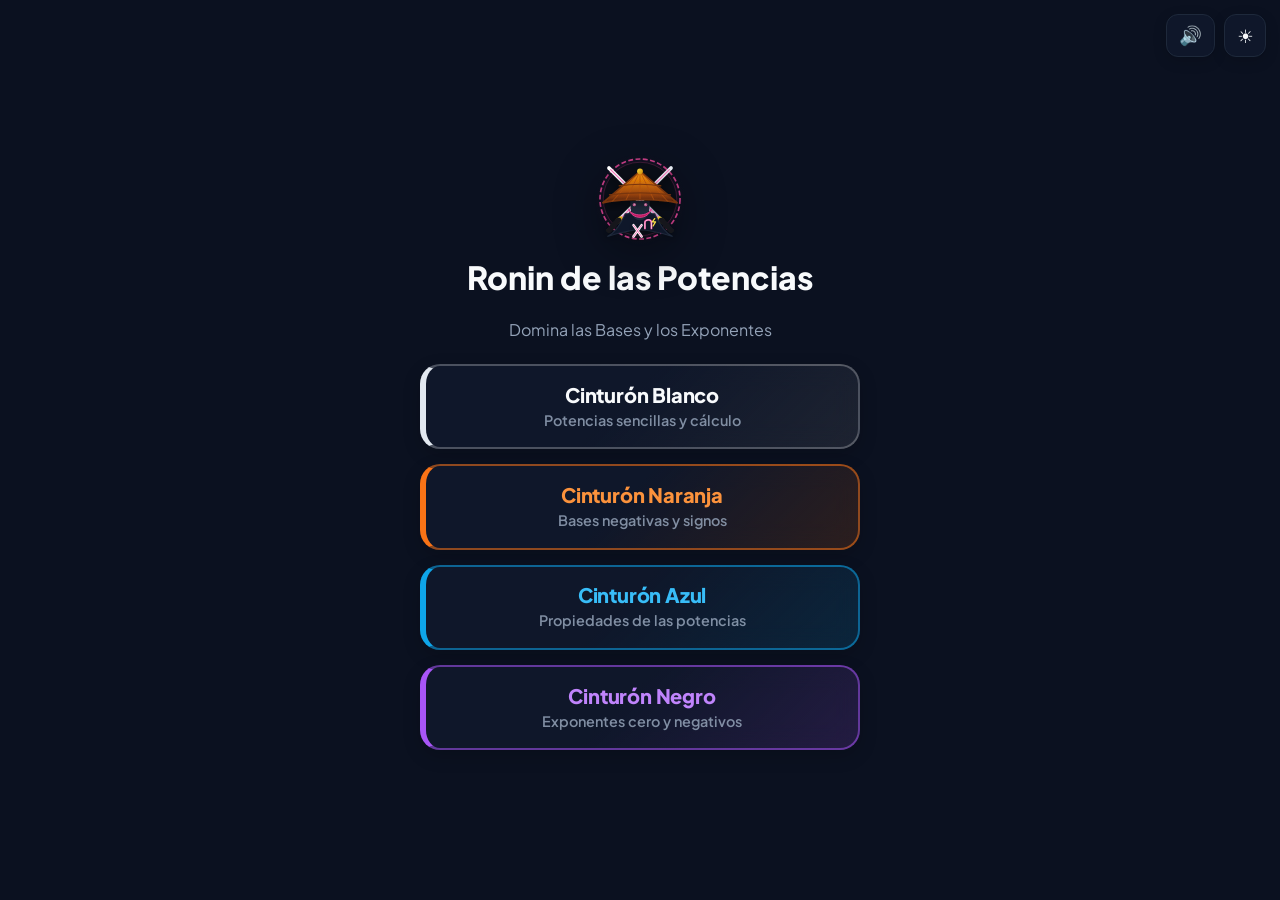
<file: ronin.html>
<!DOCTYPE html>
<html lang="es">
<head>
<script>
if (localStorage.getItem('mathlab_theme') === 'light') {
  document.documentElement.setAttribute('data-theme', 'light');
}
</script>
<meta charset="UTF-8">
<meta name="viewport" content="width=device-width, initial-scale=1.0, maximum-scale=1.0, user-scalable=no, viewport-fit=cover">
<title>Ronin de las Potencias | MATH LAB</title>
<meta name="theme-color" content="#0b1120">
<meta name="apple-mobile-web-app-capable" content="yes">
<meta name="apple-mobile-web-app-status-bar-style" content="black-translucent">
<meta name="apple-mobile-web-app-title" content="Ronin">
<link rel="manifest" href="manifest.json">
<link rel="stylesheet" href="dojo-theme.css">
<script src="dojo-audio.js" defer></script>
<script src="dojo-stats.js" defer></script>

<style>
:root {
  --bg-primary:#0b1120;
  --bg-card:#0f172a;
  --text-main:#f8fafc;
  --text-muted:#94a3b8;
  --border-color:#1e293b;
  --accent-main:#0ea5e9;
  --accent-gold:#fbbf24;
  --accent-success:#10b981;
  --accent-op:#f43f5e;
}
[data-theme="light"] {
  --bg-primary:#f8fafc;
  --bg-card:#ffffff;
  --text-main:#0f172a;
  --text-muted:#64748b;
  --border-color:#e2e8f0;
  --accent-main:#0284c7;
}
* { box-sizing:border-box; }

html,body {
  margin:0;
  padding:0;
  width:100%;
  height:100%;
  position:fixed;
  top:0;left:0;right:0;bottom:0;
  overflow:hidden;
  background:var(--bg-primary);
  color:var(--text-main);
  font-family:system-ui,-apple-system,sans-serif;
  display:flex;
  flex-direction:column;
  transition:background-color .3s,color .3s;
}

@keyframes screenFlash {
  0% { box-shadow:inset 0 0 120px rgba(16,185,129,.4); }
  100% { box-shadow:inset 0 0 0 transparent; }
}
body.flash-active { animation:screenFlash .6s ease-out; }

@keyframes errorFlash {
  0% { box-shadow:inset 0 0 150px rgba(244,63,94,.5); }
  100% { box-shadow:inset 0 0 0 transparent; }
}
body.error-active { animation:errorFlash .5s ease-out; }

@keyframes textPop {
  0% { transform:scale(1) translateY(-3vh); }
  40% { transform:scale(1.2) translateY(-3vh); color:var(--accent-success); }
  100% { transform:scale(1) translateY(-3vh); }
}
.pop-active { animation:textPop .5s cubic-bezier(.175,.885,.32,1.275); }

@keyframes textShake {
  0%,100% { transform:translateX(0) translateY(-3vh); }
  20%,60% { transform:translateX(-10px) translateY(-3vh); color:var(--accent-op); }
  40%,80% { transform:translateX(10px) translateY(-3vh); color:var(--accent-op); }
}
.shake-active { animation:textShake .4s ease-in-out; }

.particle {
  position:fixed;
  pointer-events:none;
  font-size:2rem;
  z-index:999;
  transition:transform .8s cubic-bezier(.25,1,.5,1),opacity .8s;
}

.theme-toggle-btn {
  position:absolute;
  top:1rem;
  right:1rem;
  background:var(--bg-card);
  border:1px solid var(--border-color);
  border-radius:12px;
  cursor:pointer;
  padding:.6rem .8rem;
  font-size:1.2rem;
  display:inline-flex;
  align-items:center;
  justify-content:center;
  box-shadow:0 4px 10px rgba(0,0,0,.15);
  color:var(--text-main);
  z-index:100;
}

#screen-home {
  display:flex;
  flex-direction:column;
  align-items:center;
  justify-content:center;
  height:100%;
  padding:1.5rem;
  text-align:center;
  position:relative;
}
.app-logo { font-size:4rem;margin-bottom:.5rem; }
.app-title {
  font-size:2rem;
  font-weight:900;
  margin:0 0 .5rem;
  line-height:1.1;
}
.app-subtitle {
  color:var(--text-muted);
  font-size:1rem;
  margin-bottom:1.5rem;
}
.levels-grid {
  display:flex;
  flex-direction:column;
  gap:.8rem;
  width:100%;
  max-width:340px;
}
.mode-btn {
  width:100%;
  padding:1rem;
  border-radius:16px;
  border:2px solid transparent;
  font-size:1.1rem;
  font-weight:800;
  cursor:pointer;
  display:flex;
  flex-direction:column;
  align-items:center;
  gap:.2rem;
}
.mode-btn:active { transform:scale(.96); }

.btn-blanco { background:rgba(248,250,252,.1);border-color:#cbd5e1;color:#f8fafc; }
[data-theme="light"] .btn-blanco { background:#f1f5f9;color:#334155;border-color:#94a3b8; }
.btn-naranja { background:rgba(249,115,22,.15);border-color:#f97316;color:#f97316; }
.btn-azul { background:rgba(56,189,248,.15);border-color:#38bdf8;color:#38bdf8; }
.btn-negro { background:rgba(15,23,42,.8);border-color:#64748b;color:#fff;box-shadow:0 4px 15px rgba(0,0,0,.5); }
[data-theme="light"] .btn-negro { background:#0f172a;color:#fff; }
.btn-desc { font-size:.8rem;font-weight:600;opacity:.85; }

#screen-game {
  display:none;
  flex-direction:column;
  width:100%;
  height:100%;
  position:absolute;
  inset:0;
  padding:0;
}
.game-header {
  flex-shrink:0;
  display:flex;
  justify-content:space-between;
  align-items:center;
  padding:1rem 4rem 1rem 1rem;
  padding-top:max(1rem,env(safe-area-inset-top));
}
.btn-back {
  background:var(--bg-card);
  border:1px solid var(--border-color);
  border-radius:10px;
  color:var(--text-main);
  font-size:1.1rem;
  cursor:pointer;
  padding:.5rem .8rem;
  font-weight:bold;
}
.score-board {
  background:rgba(16,185,129,.15);
  color:var(--accent-success);
  padding:.6rem 1.2rem;
  border-radius:20px;
  font-weight:900;
  font-size:1.1rem;
  border:1px solid rgba(16,185,129,.3);
}
.problem-container {
  flex:1;
  min-height:0;
  display:flex;
  align-items:center;
  justify-content:center;
  font-size:clamp(2rem,8vw,4rem);
  font-weight:900;
  font-family:monospace;
  letter-spacing:-1px;
  text-align:center;
  color:var(--text-main);
  white-space:nowrap;
  width:100%;
  transform:translateY(-3vh);
}
#problem-display.long-math {
  font-size:clamp(1.1rem,5vw,2.5rem);
  letter-spacing:-1px;
}
sup {
  font-size:.65em;
  position:relative;
  top:-.6em;
  color:var(--accent-main);
}
.options-grid {
  flex-shrink:0;
  display:grid;
  grid-template-columns:1fr 1fr;
  gap:.6rem;
  padding:.5rem;
  width:100%;
  padding-bottom:max(1.5rem,env(safe-area-inset-bottom));
}
.option-btn {
  font-size:clamp(.85rem,3.5vw,1.4rem);
  font-weight:900;
  font-family:monospace;
  padding:1.2rem .2rem;
  border-radius:16px;
  cursor:pointer;
  display:flex;
  align-items:center;
  justify-content:center;
  color:var(--text-main);
  text-align:center;
  min-width:0;
  overflow-wrap:anywhere;
}
.option-btn:active { transform:scale(.95); }
.opt-c1 { background:rgba(14,165,233,.1);border:2px solid var(--accent-main); }
.opt-c2 { background:rgba(244,63,94,.1);border:2px solid #f43f5e; }
.opt-c3 { background:rgba(249,115,22,.1);border:2px solid #f97316; }
.opt-c4 { background:rgba(16,185,129,.1);border:2px solid #10b981; }

.option-btn.correct { background:var(--accent-success)!important;border-color:var(--accent-success)!important;color:#022c22!important; }
.option-btn.correct sup { color:#022c22!important; }
.option-btn.wrong { background:var(--accent-op)!important;border-color:var(--accent-op)!important;color:#fff!important; }
.option-btn.wrong sup { color:#fff!important; }
.option-btn.disabled { pointer-events:none;opacity:.25;transform:scale(.95); }

#feedback-panel {
  position:fixed;
  bottom:-150%;
  left:50%;
  transform:translateX(-50%);
  width:92%;
  max-width:450px;
  background:var(--bg-card);
  border:3px solid #f43f5e;
  padding:1.5rem;
  border-radius:20px;
  transition:bottom .4s cubic-bezier(.175,.885,.32,1.275);
  z-index:50;
  box-shadow:0 15px 40px rgba(244,63,94,.4);
}
#feedback-panel.show { bottom:max(20px,env(safe-area-inset-bottom)); }
.feedback-title {
  font-size:1.3rem;
  font-weight:900;
  margin-bottom:.8rem;
  color:#f43f5e;
}
.feedback-text {
  font-size:1.1rem;
  line-height:1.4;
  color:var(--text-main);
  margin-bottom:1.5rem;
}
.feedback-text strong { color:var(--accent-main); }
[data-theme="light"] .feedback-text strong { color:#0284c7; }
.btn-next {
  width:100%;
  padding:1rem;
  background:#f43f5e;
  color:#fff;
  border:0;
  border-radius:12px;
  font-size:1.1rem;
  font-weight:900;
  cursor:pointer;
  text-transform:uppercase;
}

@media(max-height:650px) {
  #screen-home { padding:.5rem; }
  .app-logo { font-size:2.5rem;margin:0; }
  .app-title { font-size:1.6rem; }
  .app-subtitle { margin-bottom:.7rem; }
  .levels-grid { gap:.45rem; }
  .mode-btn { padding:.65rem;font-size:1rem; }
  .btn-desc { font-size:.7rem; }
  .option-btn { padding:.8rem .2rem; }
}
</style>
</head>

<body>
<div class="top-controls">
  <button class="sound-toggle-btn" type="button" onclick="DojoAudio.toggleMute()" aria-label="Silenciar o activar sonido" title="Sonido">
    <span class="sound-icon">🔊</span>
  </button>
  <button id="theme-toggle" class="theme-toggle-btn" onclick="toggleTheme()" title="Cambiar tema">
    <span id="theme-icon">☀️</span>
  </button>
</div>

<div id="screen-home">
  <div class="app-logo">
    <img src="crests/ronin-potencias.svg" class="app-logo-crest" alt="Ronin de las Potencias">
  </div>
  <h1 class="app-title">Ronin de las Potencias</h1>
  <p class="app-subtitle">Domina las Bases y los Exponentes</p>

  <div class="levels-grid">
    <button class="mode-btn btn-blanco" data-level="blanco" onclick="startGame('blanco')">
      <div class="belt-pill-icon" aria-hidden="true">
        <svg viewBox="0 0 36 36" fill="none"><rect x="4" y="8" width="28" height="8" rx="2.5" fill="#f8fafc" stroke="#cbd5e1" stroke-width="1.8"/><rect x="4" y="20" width="28" height="8" rx="2.5" fill="#f8fafc" stroke="#cbd5e1" stroke-width="1.8"/><circle cx="18" cy="18" r="5.5" fill="#ffffff" stroke="#cbd5e1" stroke-width="1.8"/><path d="M16 23 L13 33 L19 32 Z" fill="#f8fafc" stroke="#cbd5e1" stroke-width="1.2"/><path d="M20 23 L23 33 L17 32 Z" fill="#f8fafc" stroke="#cbd5e1" stroke-width="1.2"/></svg>
      </div>
      <div class="belt-pill-body">
        <span class="belt-pill-title">Cinturón Blanco</span>
        <span class="btn-desc">Potencias sencillas y cálculo</span>
      </div>
      <div class="belt-pill-status">🥋 Iniciar</div>
    </button>

    <button class="mode-btn btn-naranja" data-level="naranja" onclick="startGame('naranja')">
      <div class="belt-pill-icon" aria-hidden="true">
        <svg viewBox="0 0 36 36" fill="none"><rect x="4" y="8" width="28" height="8" rx="2.5" fill="#f97316" stroke="#ea580c" stroke-width="1.8"/><rect x="4" y="20" width="28" height="8" rx="2.5" fill="#f97316" stroke="#ea580c" stroke-width="1.8"/><circle cx="18" cy="18" r="5.5" fill="#fb923c" stroke="#ea580c" stroke-width="1.8"/><path d="M16 23 L13 33 L19 32 Z" fill="#f97316" stroke="#ea580c" stroke-width="1.2"/><path d="M20 23 L23 33 L17 32 Z" fill="#f97316" stroke="#ea580c" stroke-width="1.2"/></svg>
      </div>
      <div class="belt-pill-body">
        <span class="belt-pill-title">Cinturón Naranja</span>
        <span class="btn-desc">Bases negativas y signos</span>
      </div>
      <div class="belt-pill-status">🥋 Iniciar</div>
    </button>

    <button class="mode-btn btn-azul" data-level="azul" onclick="startGame('azul')">
      <div class="belt-pill-icon" aria-hidden="true">
        <svg viewBox="0 0 36 36" fill="none"><rect x="4" y="8" width="28" height="8" rx="2.5" fill="#0ea5e9" stroke="#0284c7" stroke-width="1.8"/><rect x="4" y="20" width="28" height="8" rx="2.5" fill="#0ea5e9" stroke="#0284c7" stroke-width="1.8"/><circle cx="18" cy="18" r="5.5" fill="#38bdf8" stroke="#0284c7" stroke-width="1.8"/><path d="M16 23 L13 33 L19 32 Z" fill="#0ea5e9" stroke="#0284c7" stroke-width="1.2"/><path d="M20 23 L23 33 L17 32 Z" fill="#0ea5e9" stroke="#0284c7" stroke-width="1.2"/></svg>
      </div>
      <div class="belt-pill-body">
        <span class="belt-pill-title">Cinturón Azul</span>
        <span class="btn-desc">Propiedades de las potencias</span>
      </div>
      <div class="belt-pill-status">🥋 Iniciar</div>
    </button>

    <button class="mode-btn btn-negro" data-level="negro" onclick="startGame('negro')">
      <div class="belt-pill-icon" aria-hidden="true">
        <svg viewBox="0 0 36 36" fill="none"><rect x="4" y="8" width="28" height="8" rx="2.5" fill="#18181b" stroke="#3f3f46" stroke-width="1.8"/><rect x="4" y="20" width="28" height="8" rx="2.5" fill="#18181b" stroke="#3f3f46" stroke-width="1.8"/><circle cx="18" cy="18" r="5.5" fill="#27272a" stroke="#52525b" stroke-width="1.8"/><path d="M16 23 L13 33 L19 32 Z" fill="#18181b" stroke="#3f3f46" stroke-width="1.2"/><path d="M20 23 L23 33 L17 32 Z" fill="#18181b" stroke="#3f3f46" stroke-width="1.2"/><line x1="14" y1="30" x2="18" y2="29.5" stroke="#fde047" stroke-width="1.5"/></svg>
      </div>
      <div class="belt-pill-body">
        <span class="belt-pill-title">Cinturón Negro</span>
        <span class="btn-desc">Exponentes cero y negativos</span>
      </div>
      <div class="belt-pill-status">🥋 Iniciar</div>
    </button>
  </div>
</div>

<div id="screen-game">
  <div class="game-header">
    <button class="btn-back" onclick="goHome()">← Salir</button>
    <div class="score-board">Racha: <span id="score-count">0</span> 🔥 <span class="best-stat" id="best-count"></span></div>
  </div>

  <div class="problem-container">
    <div id="problem-display"></div>
  </div>

  <div class="options-grid">
    <button class="option-btn opt-c1" onclick="checkAnswer(0)" id="opt-0"></button>
    <button class="option-btn opt-c2" onclick="checkAnswer(1)" id="opt-1"></button>
    <button class="option-btn opt-c3" onclick="checkAnswer(2)" id="opt-2"></button>
    <button class="option-btn opt-c4" onclick="checkAnswer(3)" id="opt-3"></button>
  </div>
</div>

<div id="feedback-panel">
  <div class="feedback-title">❌ ¡El Ronin ha fallado!</div>
  <div class="feedback-text" id="feedback-desc"></div>
  <button class="btn-next" onclick="nextProblem()">Entendido ➔</button>
</div>

<script>
function initTheme() {
  const light = document.documentElement.getAttribute('data-theme') === 'light';
  document.getElementById('theme-icon').textContent = light ? '🌙' : '☀️';
}
function toggleTheme() {
  const light = document.documentElement.getAttribute('data-theme') === 'light';
  if(light) {
    document.documentElement.removeAttribute('data-theme');
    localStorage.setItem('mathlab_theme','dark');
  } else {
    document.documentElement.setAttribute('data-theme','light');
    localStorage.setItem('mathlab_theme','light');
  }
  initTheme();
}
window.addEventListener('DOMContentLoaded',initTheme);

function createExplosion(x,y) {
  const emojis=['⚔️','✨','💥','🗡️','🔥','💫'];
  for(let i=0;i<12;i++) {
    const p=document.createElement('div');
    p.className='particle';
    p.textContent=emojis[Math.floor(Math.random()*emojis.length)];
    p.style.left=x+'px';
    p.style.top=y+'px';
    document.body.appendChild(p);
    const angle=Math.random()*Math.PI*2;
    const velocity=60+Math.random()*120;
    const tx=Math.cos(angle)*velocity;
    const ty=Math.sin(angle)*velocity;
    const rot=Math.random()*360;
    requestAnimationFrame(()=>{
      requestAnimationFrame(()=>{
        p.style.transform=`translate(${tx}px,${ty}px) rotate(${rot}deg) scale(${Math.random()*.8+.5})`;
        p.style.opacity='0';
      });
    });
    setTimeout(()=>p.remove(),800);
  }
}

let currentMode='';
let currentData={};
let racha=0;
let buttonsDisabled=false;
const classColors=['opt-c1','opt-c2','opt-c3','opt-c4'];

function rand(min,max) {
  return Math.floor(Math.random()*(max-min+1))+min;
}
function shuffle(array) {
  for(let i=array.length-1;i>0;i--) {
    const j=Math.floor(Math.random()*(i+1));
    [array[i],array[j]]=[array[j],array[i]];
  }
  return array;
}
function power(base,exp) {
  return `${base}<sup>${exp}</sup>`;
}
function uniqueOptions(answer,wrong) {
  const result=[answer];
  for(const item of wrong) {
    if(item!==answer && !result.includes(item)) result.push(item);
  }
  // Completar opciones si dos distractores coinciden.
  let n=1;
  while(result.length<4) {
    const candidate=`${answer} (${n})`;
    if(!result.includes(candidate)) result.push(candidate);
    n++;
  }
  return shuffle(result);
}
function question(q,answer,wrong,exp) {
  return {
    q:q,
    ansStr:answer,
    opts:uniqueOptions(answer,wrong),
    exp:exp
  };
}

// BLANCO: cálculo de potencias con base positiva.
function generateBlanco() {
  const type=rand(1,3);

  if(type===1) {
    const base=rand(2,5);
    const exp=rand(2,3);
    const result=Math.pow(base,exp);
    return question(
      power(base,exp),
      String(result),
      [String(result+base),String(base*exp),String(result-base)],
      `Una potencia indica una multiplicación repetida. ${base}<sup>${exp}</sup> significa multiplicar ${base} por sí mismo ${exp} veces: <strong>${base} × ${base} = ${result}</strong>${exp===3?` (y multiplicar otra vez por ${base})`:''}.`
    );
  }

  if(type===2) {
    const base=rand(2,6);
    const exp=rand(2,4);
    return question(
      `${base} × ${base}${exp===2?'':` × ${base}${exp===4?' × '+base:''}`}`,
      power(base,exp),
      [power(base,exp+1),power(base,exp-1),power(base*exp,1)],
      `Hay <strong>${exp}</strong> factores iguales a ${base}. Por tanto, la expresión se escribe como <strong>${base}<sup>${exp}</sup></strong>.`
    );
  }

  const exp=rand(2,4);
  const result=Math.pow(2,exp);
  return question(
    `2<sup>${exp}</sup> = ?`,
    String(result),
    [String(result+2),String(2*exp),String(result/2)],
    `Calculamos la potencia multiplicando la base por sí misma ${exp} veces: <strong>2<sup>${exp}</sup> = ${result}</strong>.`
  );
}

// NARANJA: signo negativo dentro o fuera del paréntesis.
function generateNaranja() {
  const base=rand(2,5);
  const exp=rand(2,4);
  const inside=rand(1,2)===1;
  const negativeResult=exp%2===1;

  if(inside) {
    const result=Math.pow(base,exp)*(negativeResult?-1:1);
    return question(
      `(${-base})<sup>${exp}</sup>`,
      String(result),
      [
        String(-result),
        String(Math.pow(base,exp-1)*(exp%2===0?1:-1)),
        String(-Math.pow(base,exp)+base)
      ],
      `El signo negativo está dentro del paréntesis: forma parte de la base. Como el exponente es ${exp} (${exp%2===0?'par':'impar'}), el resultado es <strong>${result}</strong>.`
    );
  }

  const result=-Math.pow(base,exp);
  return question(
    `-${base}<sup>${exp}</sup>`,
    String(result),
    [
      String(-result),
      String(-Math.pow(base,exp-1)),
      String(-base*exp)
    ],
    `¡Cuidado con los paréntesis! Sin paréntesis, primero calculamos la potencia: ${base}<sup>${exp}</sup> = ${Math.pow(base,exp)}. Después aplicamos el signo menos: <strong>${result}</strong>.`
  );
}

// AZUL: propiedades de las potencias.
function generateAzul() {
  const type=rand(1,4);
  const base=['x','a','y'][rand(0,2)];

  if(type===1) {
    const a=rand(2,5),b=rand(2,5);
    const result=a+b;
    return question(
      `${base}<sup>${a}</sup> · ${base}<sup>${b}</sup>`,
      power(base,result),
      [power(base,a*b),power(base,Math.abs(a-b)),power(base,a+b+1)],
      `Al multiplicar potencias de la misma base, <strong>sumamos los exponentes</strong>: ${a} + ${b} = ${result}.`
    );
  }

  if(type===2) {
    const a=rand(4,7),b=rand(1,a-2);
    const result=a-b;
    return question(
      `${base}<sup>${a}</sup> : ${base}<sup>${b}</sup>`,
      power(base,result),
      [power(base,a+b),power(base,a*b),power(base,b-a)],
      `Al dividir potencias de la misma base, <strong>restamos los exponentes</strong>: ${a} − ${b} = ${result}.`
    );
  }

  if(type===3) {
    const a=rand(2,4),b=rand(2,3);
    const result=a*b;
    return question(
      `(${base}<sup>${a}</sup>)<sup>${b}</sup>`,
      power(base,result),
      [power(base,a+b),power(base,a+b+1),power(base,a)],
      `En una potencia de otra potencia, <strong>multiplicamos los exponentes</strong>: ${a} × ${b} = ${result}.`
    );
  }

  const a=rand(2,4);
  const result=2*a;
  return question(
    `(2${base}<sup>${a}</sup>)<sup>2</sup>`,
    `4${base}<sup>${result}</sup>`,
    [
      `2${base}<sup>${result}</sup>`,
      `4${base}<sup>${a+2}</sup>`,
      `2${base}<sup>${result}</sup>`
    ],
    `Elevamos cada factor al cuadrado: 2<sup>2</sup> = 4 y (${base}<sup>${a}</sup>)<sup>2</sup> = ${base}<sup>${result}</sup>. Resultado: <strong>4${base}<sup>${result}</sup></strong>.`
  );
}

// NEGRO: exponentes cero, negativos y operaciones combinadas.
function generateNegro() {
  const type=rand(1,4);
  const base=['x','a','y'][rand(0,2)];

  if(type===1) {
    return question(
      `${base}<sup>0</sup>`,
      '1',
      ['0',`${base}`,`-${base}`],
      `Toda base distinta de cero elevada a cero vale <strong>1</strong>. Recuerda: ${base} debe ser distinto de cero.`
    );
  }

  if(type===2) {
    const exp=rand(2,5);
    return question(
      `${base}<sup>-${exp}</sup>`,
      `1/${base}<sup>${exp}</sup>`,
      [
        `-${base}<sup>${exp}</sup>`,
        `${base}<sup>${exp}</sup>`,
        `1/${base}<sup>${exp-1}</sup>`
      ],
      `Un exponente negativo indica el inverso: <strong>${base}<sup>-${exp}</sup> = 1/${base}<sup>${exp}</sup></strong>. No significa que el resultado sea negativo.`
    );
  }

  if(type===3) {
    const a=rand(3,6);
    const b=rand(1,a-1);
    const result=a-b;
    return question(
      `${base}<sup>${a}</sup> · ${base}<sup>-${b}</sup>`,
      power(base,result),
      [power(base,a+b),power(base,-result),power(base,a*b)],
      `Sumamos los exponentes porque es un producto de potencias de la misma base: ${a} + (−${b}) = ${result}.`
    );
  }

  const a=rand(2,4);
  const b=rand(2,4);
  const result=a-b;
  return question(
    `${base}<sup>${a}</sup> : ${base}<sup>${b}</sup>`,
    result===0?'1':result>0?power(base,result):`1/${base}<sup>${Math.abs(result)}</sup>`,
    [
      power(base,a+b),
      power(base,b-a),
      result===0?`0`:power(base,a*b)
    ],
    `Al dividir potencias de la misma base, restamos los exponentes: ${a} − ${b} = ${result}. ${result===0?'Como el exponente es cero, el resultado es 1.':result>0?'El resultado conserva exponente positivo.':'El exponente negativo indica el inverso: se coloca la potencia en el denominador.'}`
  );
}

const GAME_ID = 'ronin';
window.GAME_ID = GAME_ID;
window.addEventListener('DOMContentLoaded', () => {
  if (window.DojoStats) DojoStats.syncGameLevels(GAME_ID);
});

function startGame(level) {
  currentMode=level;
  racha=0;
  updateScore();
  refreshBestDisplay();
  document.getElementById('screen-home').style.display='none';
  document.getElementById('screen-game').style.display='flex';
  nextProblem();
}
function goHome() {
  window.location.href='index.html';
}
function refreshBestDisplay() {
  const best = window.DojoStats ? DojoStats.getBest(GAME_ID, currentMode) : 0;
  const bestEl = document.getElementById('best-count');
  if (bestEl) {
    bestEl.textContent = best > 0 ? `· Récord: ${best}` : '';
  }
}
function updateScore() {
  document.getElementById('score-count').textContent=racha;
}
function nextProblem() {
  document.getElementById('feedback-panel').classList.remove('show');
  buttonsDisabled=false;

  if(currentMode==='blanco') currentData=generateBlanco();
  else if(currentMode==='naranja') currentData=generateNaranja();
  else if(currentMode==='azul') currentData=generateAzul();
  else currentData=generateNegro();

  const display=document.getElementById('problem-display');
  display.innerHTML=currentData.q;
  display.classList.toggle('long-math',currentData.q.length>20);

  const options=shuffle([...currentData.opts]);
  currentData.optionsMap=options;

  for(let i=0;i<4;i++) {
    const btn=document.getElementById(`opt-${i}`);
    btn.innerHTML=`<span class="key-hint">${i + 1}</span>${options[i]}`;
    btn.className=`option-btn ${classColors[i]}`;
  }
}
function checkAnswer(index) {
  if(buttonsDisabled) return;
  buttonsDisabled=true;

  const correct=currentData.optionsMap[index]===currentData.ansStr;

  for(let i=0;i<4;i++) {
    const btn=document.getElementById(`opt-${i}`);
    if(currentData.optionsMap[i]===currentData.ansStr) btn.classList.add('correct');
    else if(i===index&&!correct) btn.classList.add('wrong');
    else btn.classList.add('disabled');
  }

  if(correct) {
    racha++;
    updateScore();

    // Audio y Haptic
    if (window.DojoAudio) {
      DojoAudio.play('slash');
      if (racha % 5 === 0) DojoAudio.play('combo');
    }

    // Persistencia
    if (window.DojoStats) {
      const statRes = DojoStats.recordStreak(GAME_ID, currentMode, racha);
      if (statRes && statRes.justMastered && window.DojoAudio) {
        DojoAudio.play('gong');
      }
      refreshBestDisplay();
    }

    const rect=document.getElementById(`opt-${index}`).getBoundingClientRect();
    createExplosion(rect.left+rect.width/2,rect.top+rect.height/2);
    document.body.classList.add('flash-active');
    document.getElementById('problem-display').classList.add('pop-active');

    setTimeout(()=>{
      document.body.classList.remove('flash-active');
      document.getElementById('problem-display').classList.remove('pop-active');
    },600);
    setTimeout(nextProblem,800);
  } else {
    racha=0;
    updateScore();

    if (window.DojoAudio) DojoAudio.play('clash');

    document.body.classList.add('error-active');
    document.getElementById('problem-display').classList.add('shake-active');

    setTimeout(()=>{
      document.body.classList.remove('error-active');
      document.getElementById('problem-display').classList.remove('shake-active');
    },500);

    document.getElementById('feedback-desc').innerHTML=currentData.exp;
    setTimeout(()=>{
      document.getElementById('feedback-panel').classList.add('show');
    },300);
  }
}

// Soporte teclado físico
document.addEventListener('keydown', (e) => {
  const feedbackPanel = document.getElementById('feedback-panel');
  if (feedbackPanel && feedbackPanel.classList.contains('show')) {
    if (e.key === 'Enter' || e.key === ' ' || e.key === 'Escape') {
      e.preventDefault();
      nextProblem();
    }
    return;
  }

  const gameScreen = document.getElementById('screen-game');
  if (!gameScreen || gameScreen.style.display !== 'flex' || buttonsDisabled) return;

  if (e.key === '1' || e.key === 'a' || e.key === 'A') checkAnswer(0);
  else if (e.key === '2' || e.key === 'b' || e.key === 'B') checkAnswer(1);
  else if (e.key === '3' || e.key === 'c' || e.key === 'C') checkAnswer(2);
  else if (e.key === '4' || e.key === 'd' || e.key === 'D') checkAnswer(3);
});

if('serviceWorker' in navigator) {
  window.addEventListener('load',()=>{
    navigator.serviceWorker.register('./sw.js')
      .catch(err=>console.log('SW Error',err));
  });
}
</script>
</body>
</html>
</file>
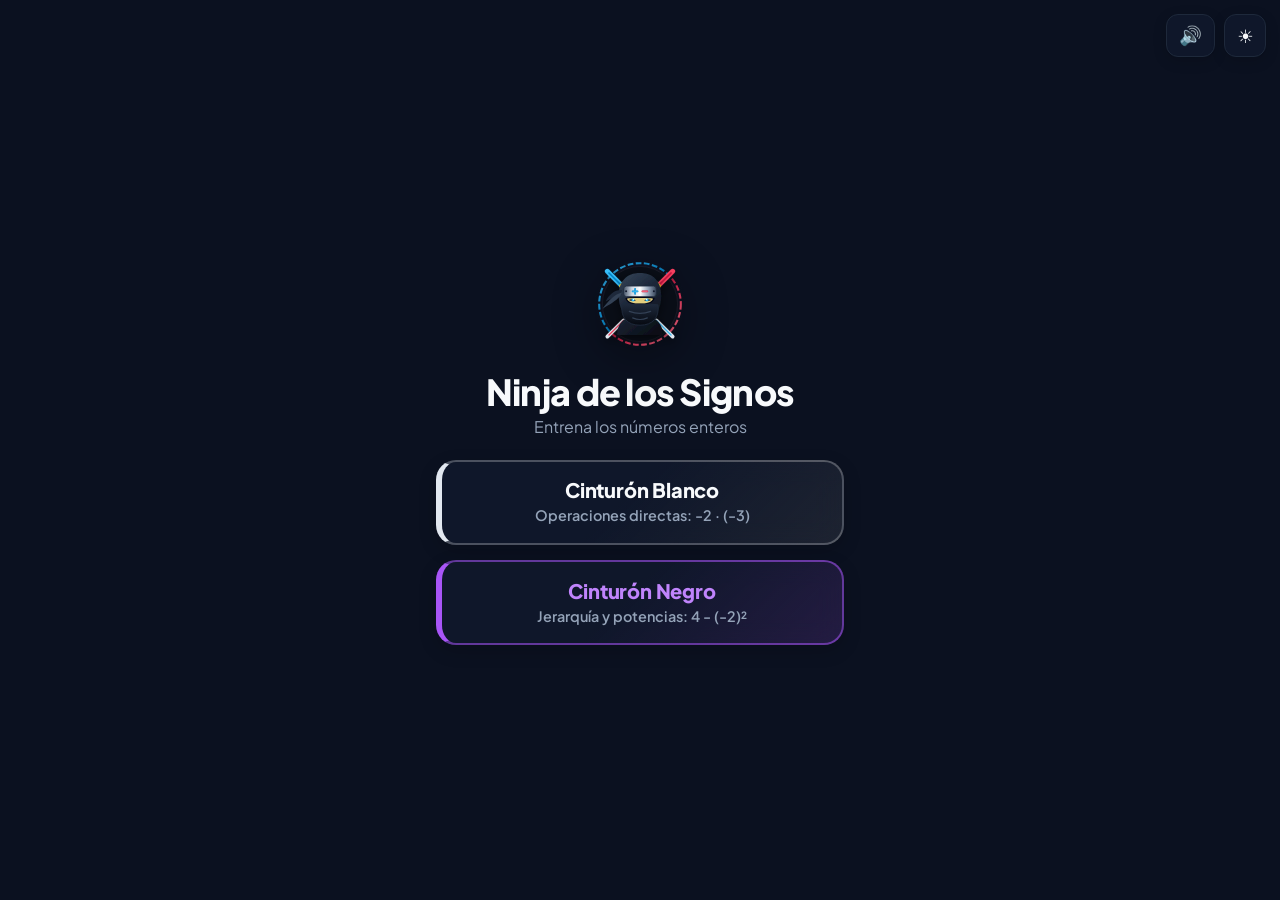
<file: signos.html>
<!DOCTYPE html>
<html lang="es">
<head>
  <script>
    if (localStorage.getItem('mathlab_theme') === 'light') {
      document.documentElement.setAttribute('data-theme', 'light');
    }
  </script>
  <meta charset="UTF-8">
  <meta name="viewport" content="width=device-width, initial-scale=1.0, maximum-scale=1.0, user-scalable=no, viewport-fit=cover">
  <title>Ninja de los Signos | MATH LAB</title>
  
  <meta name="theme-color" content="#0b1120">
  <meta name="apple-mobile-web-app-capable" content="yes">
  <meta name="apple-mobile-web-app-status-bar-style" content="black-translucent">
  <meta name="apple-mobile-web-app-title" content="Signos">
  <link rel="manifest" href="manifest.json">
  <link rel="stylesheet" href="dojo-theme.css">
  <script src="dojo-audio.js" defer></script>
  <script src="dojo-stats.js" defer></script>
  
  <style>
    /* ================= VARIABLES DE COLOR ================= */
    :root {
      --bg-primary: #0b1120;
      --bg-card: #0f172a;
      --text-main: #f8fafc;
      --text-muted: #94a3b8;
      --border-color: #1e293b;
      --accent-blue: #38bdf8;
      --accent-gold: #fbbf24;
      --accent-success: #10b981;
      --accent-op: #f43f5e;
    }

    [data-theme="light"] {
      --bg-primary: #f8fafc;
      --bg-card: #ffffff;
      --text-main: #0f172a;
      --text-muted: #64748b;
      --border-color: #e2e8f0;
    }

    * {
      box-sizing: border-box;
    }

    /* === LA SOLUCIÓN NUCLEAR === */
    html, body {
      margin: 0;
      padding: 0;
      width: 100%;
      height: 100%;
      position: fixed; /* Ancla la app a las 4 esquinas físicas */
      top: 0; left: 0; right: 0; bottom: 0;
      overflow: hidden; /* Prohíbe cualquier scroll */
      background-color: var(--bg-primary);
      color: var(--text-main);
      font-family: system-ui, -apple-system, sans-serif;
      display: flex;
      flex-direction: column;
      transition: background-color 0.3s ease, color 0.3s ease;
    }

    /* EFECTOS PANTALLA COMPLETA */
    @keyframes screenFlash {
      0% { box-shadow: inset 0 0 120px rgba(16, 185, 129, 0.4); }
      100% { box-shadow: inset 0 0 0px rgba(16, 185, 129, 0); }
    }
    body.flash-active {
      animation: screenFlash 0.6s ease-out;
    }

    @keyframes errorFlash {
      0% { box-shadow: inset 0 0 150px rgba(244, 63, 94, 0.5); }
      100% { box-shadow: inset 0 0 0px rgba(244, 63, 94, 0); }
    }
    body.error-active {
      animation: errorFlash 0.5s ease-out;
    }

    /* ANIMACIONES DEL TEXTO CENTRAL */
    @keyframes textPop {
      0% { transform: scale(1); }
      40% { transform: scale(1.2); color: var(--accent-success); text-shadow: 0 0 20px rgba(16, 185, 129, 0.5); }
      100% { transform: scale(1); }
    }
    .pop-active {
      animation: textPop 0.5s cubic-bezier(0.175, 0.885, 0.32, 1.275);
    }

    @keyframes textShake {
      0%, 100% { transform: translateX(0); }
      20%, 60% { transform: translateX(-10px); color: var(--accent-op); text-shadow: 0 0 15px rgba(244, 63, 94, 0.4); }
      40%, 80% { transform: translateX(10px); color: var(--accent-op); text-shadow: 0 0 15px rgba(244, 63, 94, 0.4); }
    }
    .shake-active {
      animation: textShake 0.4s ease-in-out;
    }

    /* PARTÍCULAS */
    .particle {
      position: fixed;
      pointer-events: none;
      font-size: 2rem;
      opacity: 1;
      z-index: 999;
      transition: transform 0.8s cubic-bezier(0.25, 1, 0.5, 1), opacity 0.8s ease-out;
    }

    .theme-toggle-btn {
      position: absolute;
      top: 1rem;
      right: 1rem;
      background: var(--bg-card);
      border: 1px solid var(--border-color);
      border-radius: 12px;
      cursor: pointer;
      padding: 0.6rem 0.8rem;
      font-size: 1.2rem;
      display: inline-flex;
      align-items: center;
      justify-content: center;
      box-shadow: 0 4px 10px rgba(0,0,0,0.15);
      color: var(--text-main);
      z-index: 100;
      transition: all 0.2s;
    }

    /* PANTALLA DE INICIO */
    #screen-home {
      display: flex;
      flex-direction: column;
      align-items: center;
      justify-content: center;
      height: 100%;
      padding: 1.5rem 1rem;
      text-align: center;
      position: relative;
      width: 100%;
      max-width: 440px;
      margin: 0 auto;
    }
    .app-title {
      font-size: clamp(1.75rem, 5.2vw, 2.25rem);
      font-weight: 900;
      color: var(--text-main);
      margin: 0.35rem 0 0.25rem 0;
      line-height: 1.15;
      letter-spacing: -0.02em;
    }
    .app-subtitle {
      color: var(--text-muted);
      font-size: 1rem;
      margin: 0 0 1.4rem 0;
    }

    /* PANTALLA DE JUEGO (REDISEÑADA PARA BLOQUEO ABSOLUTO) */
    #screen-game {
      display: none;
      flex-direction: column;
      width: 100%;
      height: 100%;
      padding: 0.5rem;
      padding-bottom: max(1.5rem, env(safe-area-inset-bottom));
      box-sizing: border-box;
    }

    .game-header {
      flex-shrink: 0;
      display: flex;
      justify-content: space-between;
      align-items: center;
      padding: 0.5rem 4rem 0.5rem 0.5rem;
    }
    .btn-back {
      background: var(--bg-card);
      border: 1px solid var(--border-color);
      border-radius: 10px;
      color: var(--text-main);
      font-size: 1.1rem;
      cursor: pointer;
      padding: 0.5rem 0.8rem;
      font-weight: bold;
    }
    .score-board {
      background: rgba(16, 185, 129, 0.15);
      color: var(--accent-success);
      padding: 0.6rem 1.2rem;
      border-radius: 20px;
      font-weight: 900;
      font-size: 1.1rem;
      border: 1px solid rgba(16, 185, 129, 0.3);
    }

    .problem-container {
      flex: 1;
      min-height: 0;
      display: flex;
      align-items: center;
      justify-content: center;
      font-size: clamp(2.8rem, 10vw, 4.5rem);
      font-weight: 900;
      font-family: monospace;
      letter-spacing: -2px;
      text-align: center;
      padding: 0.2rem;
      color: var(--text-main);
      position: relative;
      white-space: nowrap;
      width: 100%;
      box-sizing: border-box;
    }

    #problem-display.long-math {
      font-size: clamp(1.4rem, 7vw, 3.5rem);
      letter-spacing: -1px;
    }

    /* BURBUJAS DE OPCIONES */
    .options-grid {
      flex-shrink: 0;
      display: grid;
      grid-template-columns: 1fr 1fr;
      gap: 0.6rem;
      padding: 0.5rem;
      margin-bottom: calc(0.5rem + env(safe-area-inset-bottom));
    }
    .option-btn {
      font-size: clamp(1.2rem, 5vw, 1.8rem);
      font-weight: 900;
      font-family: monospace;
      padding: 1.2rem 0.2rem; 
      border-radius: 16px;
      cursor: pointer;
      transition: all 0.2s cubic-bezier(0.4, 0, 0.2, 1);
      box-shadow: 0 4px 10px rgba(0,0,0,0.15);
      display: flex;
      align-items: center;
      justify-content: center;
      color: var(--text-main);
      text-align: center;
    }
    .option-btn:active { transform: scale(0.92); }
    
    .opt-c1 { background: rgba(56, 189, 248, 0.15); border: 2px solid #38bdf8; }
    .opt-c2 { background: rgba(244, 63, 94, 0.15); border: 2px solid #f43f5e; }
    .opt-c3 { background: rgba(251, 191, 36, 0.15); border: 2px solid #fbbf24; }
    .opt-c4 { background: rgba(16, 185, 129, 0.15); border: 2px solid #10b981; }

    .option-btn.correct { background: var(--accent-success) !important; border-color: var(--accent-success) !important; color: #022c22 !important; box-shadow: 0 0 25px rgba(16, 185, 129, 0.6); }
    .option-btn.wrong { background: var(--accent-op) !important; border-color: var(--accent-op) !important; color: #fff !important; box-shadow: 0 0 25px rgba(244, 63, 94, 0.6); }
    .option-btn.disabled { pointer-events: none; opacity: 0.25; transform: scale(0.95); }

    /* TARJETA DE EXPLICACIÓN */
    #feedback-panel {
      position: fixed;
      bottom: -150%;
      left: 50%;
      transform: translateX(-50%);
      width: 92%;
      max-width: 450px;
      background: var(--bg-card);
      border: 3px solid #f43f5e;
      padding: 1.5rem;
      box-sizing: border-box;
      border-radius: 20px;
      transition: bottom 0.4s cubic-bezier(0.175, 0.885, 0.32, 1.275);
      z-index: 50;
      box-shadow: 0 15px 40px rgba(244, 63, 94, 0.3);
    }
    #feedback-panel.show { bottom: 20px; }
    
    .feedback-title {
      font-size: 1.4rem;
      font-weight: 900;
      margin-bottom: 0.8rem;
      color: #f43f5e;
      display: flex;
      align-items: center;
      gap: 0.5rem;
    }
    
    .feedback-text {
      font-size: 1.15rem;
      line-height: 1.5;
      color: var(--text-main);
      margin-bottom: 1.5rem;
    }
    .feedback-text strong { color: var(--accent-gold); }

    .btn-next {
      width: 100%;
      padding: 1rem;
      background: #f43f5e;
      color: #fff;
      border: none;
      border-radius: 12px;
      font-size: 1.1rem;
      font-weight: 900;
      cursor: pointer;
      text-transform: uppercase;
      letter-spacing: 1px;
    }
    .btn-next:active { transform: scale(0.97); }
  </style>
</head>
<body>

  <div class="top-controls">
    <button class="sound-toggle-btn" type="button" onclick="DojoAudio.toggleMute()" aria-label="Silenciar o activar sonido" title="Sonido">
      <span class="sound-icon">🔊</span>
    </button>
    <button id="theme-toggle" class="theme-toggle-btn" onclick="toggleTheme()" title="Cambiar tema">
      <span id="theme-icon">☀️</span>
    </button>
  </div>

  <div id="screen-home">
    <div class="app-logo">
      <img src="crests/ninja-signos.svg" class="app-logo-crest" alt="Ninja de los Signos">
    </div>
    <h1 class="app-title">Ninja de los Signos</h1>
    <p class="app-subtitle">Entrena los números enteros</p>

    <div class="levels-grid">
      <button class="mode-btn btn-blanco" data-level="facil" onclick="startGame('facil')">
        <div class="belt-pill-icon" aria-hidden="true">
          <svg viewBox="0 0 36 36" fill="none"><rect x="4" y="8" width="28" height="8" rx="2.5" fill="#f8fafc" stroke="#cbd5e1" stroke-width="1.8"/><rect x="4" y="20" width="28" height="8" rx="2.5" fill="#f8fafc" stroke="#cbd5e1" stroke-width="1.8"/><circle cx="18" cy="18" r="5.5" fill="#ffffff" stroke="#cbd5e1" stroke-width="1.8"/><path d="M16 23 L13 33 L19 32 Z" fill="#f8fafc" stroke="#cbd5e1" stroke-width="1.2"/><path d="M20 23 L23 33 L17 32 Z" fill="#f8fafc" stroke="#cbd5e1" stroke-width="1.2"/></svg>
        </div>
        <div class="belt-pill-body">
          <span class="belt-pill-title">Cinturón Blanco</span>
          <span class="btn-desc">Operaciones directas: -2 · (-3)</span>
        </div>
        <div class="belt-pill-status">🥋 Iniciar</div>
      </button>

      <button class="mode-btn btn-negro" data-level="combinado" onclick="startGame('combinado')">
        <div class="belt-pill-icon" aria-hidden="true">
          <svg viewBox="0 0 36 36" fill="none"><rect x="4" y="8" width="28" height="8" rx="2.5" fill="#18181b" stroke="#3f3f46" stroke-width="1.8"/><rect x="4" y="20" width="28" height="8" rx="2.5" fill="#18181b" stroke="#3f3f46" stroke-width="1.8"/><circle cx="18" cy="18" r="5.5" fill="#27272a" stroke="#52525b" stroke-width="1.8"/><path d="M16 23 L13 33 L19 32 Z" fill="#18181b" stroke="#3f3f46" stroke-width="1.2"/><path d="M20 23 L23 33 L17 32 Z" fill="#18181b" stroke="#3f3f46" stroke-width="1.2"/><line x1="14" y1="30" x2="18" y2="29.5" stroke="#fde047" stroke-width="1.5"/></svg>
        </div>
        <div class="belt-pill-body">
          <span class="belt-pill-title">Cinturón Negro</span>
          <span class="btn-desc">Jerarquía y potencias: 4 - (-2)²</span>
        </div>
        <div class="belt-pill-status">🥋 Iniciar</div>
      </button>
    </div>
  </div>

  <div id="screen-game">
    <div class="game-header">
      <button class="btn-back" onclick="goHome()">← Salir</button>
      <div class="score-board">Racha: <span id="score-count">0</span> 🔥 <span class="best-stat" id="best-count"></span></div>
    </div>

    <div class="problem-container">
      <span id="problem-display"></span>
    </div>

    <div class="options-grid" id="options-container">
      <button class="option-btn opt-c1" onclick="checkAnswer(0)" id="opt-0"></button>
      <button class="option-btn opt-c2" onclick="checkAnswer(1)" id="opt-1"></button>
      <button class="option-btn opt-c3" onclick="checkAnswer(2)" id="opt-2"></button>
      <button class="option-btn opt-c4" onclick="checkAnswer(3)" id="opt-3"></button>
    </div>
  </div>

  <div id="feedback-panel">
    <div class="feedback-title"><span>❌</span> ¡Cuidado con el signo!</div>
    <div class="feedback-text" id="feedback-desc"></div>
    <button class="btn-next" onclick="nextProblem()">Entendido ➔</button>
  </div>

  <script>
    function initTheme() {
      const isLight = document.documentElement.getAttribute('data-theme') === 'light';
      document.getElementById('theme-icon').textContent = isLight ? '🌙' : '☀️';
    }
    
    function toggleTheme() {
      const isLight = document.documentElement.getAttribute('data-theme') === 'light';
      if (isLight) {
        document.documentElement.removeAttribute('data-theme');
        localStorage.setItem('mathlab_theme', 'dark');
        document.getElementById('theme-icon').textContent = '☀️';
      } else {
        document.documentElement.setAttribute('data-theme', 'light');
        localStorage.setItem('mathlab_theme', 'light');
        document.getElementById('theme-icon').textContent = '🌙';
      }
    }
    window.addEventListener('DOMContentLoaded', initTheme);

    // ================= FUNCIONES DE JUGABILIDAD (GAME FEEL) =================
    function createExplosion(x, y) {
      const emojis = ['✨', '🔥', '⭐', '🥷', '💥', '🎯'];
      const numParticles = 12;

      for (let i = 0; i < numParticles; i++) {
        let p = document.createElement('div');
        p.className = 'particle';
        p.textContent = emojis[Math.floor(Math.random() * emojis.length)];
        
        p.style.left = x + 'px';
        p.style.top = y + 'px';
        document.body.appendChild(p);

        let angle = Math.random() * Math.PI * 2;
        let velocity = 60 + Math.random() * 120;
        let tx = Math.cos(angle) * velocity;
        let ty = Math.sin(angle) * velocity;
        let rot = Math.random() * 360;

        requestAnimationFrame(() => {
          requestAnimationFrame(() => {
            p.style.transform = `translate(${tx}px, ${ty}px) rotate(${rot}deg) scale(${Math.random() * 0.8 + 0.5})`;
            p.style.opacity = '0';
          });
        });

        setTimeout(() => p.remove(), 800);
      }
    }

    // ================= MOTOR DE GENERACIÓN =================
    let currentMode = '';
    let currentData = {};
    let racha = 0;
    let buttonsDisabled = false;

    function rand(min, max, avoidZero = true) {
      let val;
      do {
        val = Math.floor(Math.random() * (max - min + 1)) + min;
      } while (avoidZero && val === 0);
      return val;
    }

    function fmt(num, needsParen = true) {
      if (num < 0 && needsParen) return `(${num})`;
      return num;
    }

    function generateEasy() {
      const ops = ['+', '-', '*', '/'];
      const op = ops[Math.floor(Math.random() * ops.length)];
      let a = rand(-10, 10, true);
      let b = rand(-10, 10, true);
      let res, text, exp;

      if (op === '+') {
        res = a + b;
        text = `${a} + ${fmt(b)}`;
        if (a > 0 && b > 0) exp = `Ambos positivos: sumamos normal.`;
        else if (a < 0 && b < 0) exp = `Si debes ${Math.abs(a)} y gastas ${Math.abs(b)}, ahora debes ${Math.abs(res)}.<br><strong>Se suman y mantienen el signo negativo.</strong>`;
        else exp = `Tienen distinto signo: se restan los números y domina el <strong>signo del mayor</strong>.`;
      } 
      else if (op === '-') {
        res = a - b;
        text = `${a} - ${fmt(b)}`;
        if (b < 0) exp = `Restar un negativo es lo mismo que sumar: -(-${Math.abs(b)}) se convierte en +${Math.abs(b)}.<br>La operación real es <strong>${a} + ${Math.abs(b)}</strong>.`;
        else exp = `Restar un positivo. Piensa en dinero: tienes ${a} y te quitan ${b}.`;
      } 
      else if (op === '*') {
        res = a * b;
        text = `${a} · ${fmt(b)}`;
        let regla = (Math.sign(a) === Math.sign(b)) ? "<strong>Menos por menos = MÁS.</strong>" : "<strong>Más por menos = MENOS.</strong>";
        if (a > 0 && b > 0) regla = "<strong>Más por más = MÁS.</strong>";
        exp = `Primero multiplica los números (${Math.abs(a)} · ${Math.abs(b)} = ${Math.abs(res)}).<br>Luego aplica la regla: ${regla}`;
      } 
      else if (op === '/') {
        let cociente = rand(-9, 9, true);
        a = cociente * b;
        res = cociente;
        text = `${a} : ${fmt(b)}`;
        let regla = (Math.sign(a) === Math.sign(b)) ? "<strong>Menos entre menos = MÁS.</strong>" : "<strong>Más entre menos = MENOS.</strong>";
        if (a > 0 && b > 0) regla = "<strong>Más entre más = MÁS.</strong>";
        exp = `Primero divide los números (${Math.abs(a)} : ${Math.abs(b)} = ${Math.abs(res)}).<br>Luego aplica la regla: ${regla}`;
      }
      return { q: text, ans: res, exp: exp };
    }

    function generateCombined() {
      let type = rand(1, 4, false);
      let res, text, exp;
      let a, b, c;

      if (type === 1) {
        a = rand(-5, 5, true); b = rand(-4, 4, true); c = rand(-4, 4, true);
        res = a + (b * c);
        text = `${a} + ${fmt(b)} · ${fmt(c)}`;
        exp = `<strong>¡Jerarquía!</strong> Primero la multiplicación: ${fmt(b)} · ${fmt(c)} = ${b*c}.<br>Luego hacemos la suma: <strong>${a} + ${fmt(b*c)} = ${res}</strong>.`;
      } 
      else if (type === 2) {
        a = rand(-5, 5, true); b = rand(-5, 5, true); c = rand(-3, 3, true);
        res = (a + b) * c;
        text = `(${a} + ${fmt(b)}) · ${fmt(c)}`;
        exp = `<strong>¡Paréntesis!</strong> Primero lo de dentro: (${a} + ${fmt(b)}) = ${a+b}.<br>Luego multiplicamos: <strong>${a+b} · ${fmt(c)} = ${res}</strong>.`;
      }
      else if (type === 3) {
        a = rand(-10, 10, true); b = rand(-4, 4, true);
        res = a - (b * b);
        text = `${a} - ${fmt(b)}²`;
        exp = `<strong>¡Jerarquía!</strong> Primero la potencia: ${fmt(b)}² = ${b*b} (siempre positiva).<br>Luego la resta: <strong>${a} - ${b*b} = ${res}</strong>.`;
      }
      else if (type === 4) {
        a = rand(-10, 10, true); b = rand(-5, 5, true); c = rand(-5, 5, true);
        res = a - (b - c);
        text = `${a} - (${b} - ${fmt(c)})`;
        exp = `<strong>¡Paréntesis!</strong> Primero lo de dentro: (${b} - ${fmt(c)}) = ${b-c}.<br>Luego el menos de delante cambia el signo: <strong>${a} - ${fmt(b-c)} = ${res}</strong>.`;
      }
      return { q: text, ans: res, exp: exp };
    }

    function getOptions(correct) {
      let opts = new Set([correct]);
      opts.add(correct * -1); 
      
      while (opts.size < 4) {
        let errorVariation = correct + rand(-4, 4, true);
        opts.add(errorVariation);
      }
      return Array.from(opts).sort(() => Math.random() - 0.5);
    }

    const classColors = ['opt-c1', 'opt-c2', 'opt-c3', 'opt-c4'];

    const GAME_ID = 'signos';
    window.GAME_ID = GAME_ID;
    window.addEventListener('DOMContentLoaded', () => {
      if (window.DojoStats) DojoStats.syncGameLevels(GAME_ID);
    });

    function startGame(mode) {
      currentMode = mode;
      racha = 0;
      updateScore();
      refreshBestDisplay();
      document.getElementById('screen-home').style.display = 'none';
      document.getElementById('screen-game').style.display = 'flex';
      nextProblem();
    }

    function goHome() {
      window.location.href = 'index.html'; 
    }

    function refreshBestDisplay() {
      const best = window.DojoStats ? DojoStats.getBest(GAME_ID, currentMode) : 0;
      const bestEl = document.getElementById('best-count');
      if (bestEl) {
        bestEl.textContent = best > 0 ? `· Récord: ${best}` : '';
      }
    }

    function updateScore() {
      document.getElementById('score-count').textContent = racha;
    }

    function nextProblem() {
      document.getElementById('feedback-panel').classList.remove('show');
      buttonsDisabled = false;

      currentData = (currentMode === 'facil') ? generateEasy() : generateCombined();
      
      const displayEl = document.getElementById('problem-display');
      displayEl.innerHTML = currentData.q;

      if (currentData.q.length > 11) {
        displayEl.classList.add('long-math');
      } else {
        displayEl.classList.remove('long-math');
      }

      const optionsArray = getOptions(currentData.ans);
      currentData.options = optionsArray;

      for (let i = 0; i < 4; i++) {
        let btn = document.getElementById(`opt-${i}`);
        btn.innerHTML = `<span class="key-hint">${i + 1}</span>${optionsArray[i]}`;
        btn.className = `option-btn ${classColors[i]}`;
      }
    }

    function checkAnswer(btnIndex) {
      if (buttonsDisabled) return;
      buttonsDisabled = true;

      const selectedValue = currentData.options[btnIndex];
      const isCorrect = (selectedValue === currentData.ans);
      
      for (let i = 0; i < 4; i++) {
        let btn = document.getElementById(`opt-${i}`);
        if (currentData.options[i] === currentData.ans) {
          btn.classList.add('correct');
        } else if (i === btnIndex && !isCorrect) {
          btn.classList.add('wrong');
        } else {
          btn.classList.add('disabled');
        }
      }

      if (isCorrect) {
        racha++;
        updateScore();

        // Audio y Haptic Feedback
        if (window.DojoAudio) {
          DojoAudio.play('slash');
          if (racha % 5 === 0) DojoAudio.play('combo');
        }

        // Persistencia y récords
        if (window.DojoStats) {
          const statRes = DojoStats.recordStreak(GAME_ID, currentMode, racha);
          if (statRes && statRes.justMastered && window.DojoAudio) {
            DojoAudio.play('gong');
          }
          refreshBestDisplay();
        }
        
        // Disparar partículas
        const btnElement = document.getElementById(`opt-${btnIndex}`);
        const rect = btnElement.getBoundingClientRect();
        createExplosion(rect.left + rect.width / 2, rect.top + rect.height / 2);

        // Efecto Pantalla Completa y Latido (Acierto)
        document.body.classList.add('flash-active');
        document.getElementById('problem-display').classList.add('pop-active');
        
        setTimeout(() => { 
          document.body.classList.remove('flash-active');
          document.getElementById('problem-display').classList.remove('pop-active');
        }, 600);
        
        setTimeout(() => { nextProblem(); }, 800);
        
      } else {
        racha = 0; 
        updateScore();

        // Audio de fallo
        if (window.DojoAudio) DojoAudio.play('clash');
        
        // Efecto Pantalla Completa y Temblor (Fallo)
        document.body.classList.add('error-active');
        document.getElementById('problem-display').classList.add('shake-active');
        
        setTimeout(() => { 
          document.body.classList.remove('error-active');
          document.getElementById('problem-display').classList.remove('shake-active');
        }, 500);
        
        document.getElementById('feedback-desc').innerHTML = currentData.exp;
        setTimeout(() => { document.getElementById('feedback-panel').classList.add('show'); }, 300);
      }
    }

    // Soporte teclado físico para PC / Chromebooks
    document.addEventListener('keydown', (e) => {
      const feedbackPanel = document.getElementById('feedback-panel');
      if (feedbackPanel && feedbackPanel.classList.contains('show')) {
        if (e.key === 'Enter' || e.key === ' ' || e.key === 'Escape') {
          e.preventDefault();
          nextProblem();
        }
        return;
      }

      const gameScreen = document.getElementById('screen-game');
      if (!gameScreen || gameScreen.style.display !== 'flex' || buttonsDisabled) return;

      if (e.key === '1' || e.key === 'a' || e.key === 'A') checkAnswer(0);
      else if (e.key === '2' || e.key === 'b' || e.key === 'B') checkAnswer(1);
      else if (e.key === '3' || e.key === 'c' || e.key === 'C') checkAnswer(2);
      else if (e.key === '4' || e.key === 'd' || e.key === 'D') checkAnswer(3);
    });

    if ('serviceWorker' in navigator) {
      window.addEventListener('load', () => {
        navigator.serviceWorker.register('./sw.js').catch(err => console.log('Fallo al registrar SW', err));
      });
    }
  </script>
</body>
</html>
</file>
<file: dojo-theme.css>
/* ==========================================================================
   Math Dojo · Estilos Compartidos (ESO / Secundaria)
   Tipografía Moderna, Estética Cósmica, Audio, Emblemas y Cápsulas Glassmorphism
   Sincronizado con Math Universe & Math Lab
   ========================================================================== */

@import url('https://fonts.googleapis.com/css2?family=Plus+Jakarta+Sans:wght@500;600;700;800;900&family=JetBrains+Mono:wght@600;700;800;900&display=swap');

:root {
  --font-sans: 'Plus Jakarta Sans', system-ui, -apple-system, sans-serif;
  --font-math: 'JetBrains Mono', 'Plus Jakarta Sans', monospace;

  /* PALETA MODO OSCURO (Espacio Profundo Obsidiana) */
  --bg-primary: #101116;
  --bg-card: rgba(22, 24, 32, 0.82);
  --bg-card-solid: #161820;
  --bg-elevated: rgba(28, 31, 42, 0.9);
  --border-color: rgba(255, 255, 255, 0.12);
  --border-focus: rgba(56, 189, 248, 0.5);
  --text-main: #f3f2ec;
  --text-muted: #9497a6;
  --accent-blue: #38bdf8;
  --accent-gold: #fbbf24;
  --accent-success: #10b981;
  --accent-op: #f43f5e;
  --shadow-card: 0 8px 24px rgba(0, 0, 0, 0.35);
}

[data-theme="light"] {
  /* PALETA MODO CLARO (Warm Stone / Alta Legibilidad y Contraste) */
  --bg-primary: #f5f4ef;
  --bg-card: rgba(255, 255, 255, 0.94);
  --bg-card-solid: #ffffff;
  --bg-elevated: rgba(255, 255, 255, 0.98);
  --border-color: rgba(0, 0, 0, 0.14);
  --border-focus: rgba(2, 132, 199, 0.6);
  --text-main: #0f172a; /* Slate 900 - Máximo contraste */
  --text-muted: #334155; /* Slate 700 - Texto secundario oscuro y nítido */
  --accent-blue: #0284c7;
  --accent-gold: #d97706;
  --accent-success: #059669;
  --accent-op: #e11d48;
  --shadow-card: 0 6px 20px rgba(0, 0, 0, 0.08);
}

html, body, button, input, select, textarea, h1, h2, h3, p, span, a, .app-title, .app-subtitle, .mode-btn {
  font-family: var(--font-sans) !important;
}

body {
  background-color: var(--bg-primary) !important;
  color: var(--text-main) !important;
  transition: background-color 0.3s ease, color 0.3s ease;
}

/* Tipografía de fórmulas y números */
.problem-container,
#problem-display,
.option-btn,
.score-board,
.math-font {
  font-family: var(--font-math) !important;
}

/* ==========================================================================
   CANVAS DE ESTRELLAS Y NEBULOSA CÓSMICA
   ========================================================================== */

.dojo-starfield-canvas {
  position: fixed !important;
  top: 0 !important;
  left: 0 !important;
  width: 100vw !important;
  height: 100vh !important;
  pointer-events: none !important;
  z-index: 0 !important;
}

.dojo-nebula {
  position: fixed !important;
  top: 0 !important;
  left: 0 !important;
  right: 0 !important;
  bottom: 0 !important;
  pointer-events: none !important;
  z-index: 0 !important;
  opacity: 0.35;
  transition: opacity 0.5s ease;
  background:
    radial-gradient(ellipse 70% 50% at 20% 25%, rgba(244, 63, 94, 0.06), transparent 60%),
    radial-gradient(ellipse 60% 45% at 80% 30%, rgba(56, 189, 248, 0.07), transparent 60%),
    radial-gradient(ellipse 80% 60% at 50% 85%, rgba(168, 85, 247, 0.06), transparent 70%);
}

[data-theme="light"] .dojo-nebula {
  opacity: 1;
  background:
    radial-gradient(ellipse 80% 55% at 15% 20%, rgba(251, 191, 36, 0.12), transparent 60%),
    radial-gradient(ellipse 70% 50% at 85% 25%, rgba(56, 189, 248, 0.12), transparent 60%),
    radial-gradient(ellipse 90% 70% at 50% 80%, rgba(244, 63, 94, 0.09), transparent 70%);
}

/* Elevación de contenidos por encima del fondo */
.header,
.games-grid,
#screen-home,
#screen-game,
.game-container,
.main-container {
  position: relative;
  z-index: 2;
}

/* ==========================================================================
   CONTROLES SUPERIORES (SONIDO, TEMA Y BOTÓN INICIO)
   ========================================================================== */

.dojo-home-link {
  position: fixed !important;
  top: max(0.85rem, env(safe-area-inset-top)) !important;
  left: max(0.85rem, env(safe-area-inset-left)) !important;
  display: inline-flex !important;
  align-items: center !important;
  gap: 0.35rem;
  background: var(--bg-card);
  backdrop-filter: blur(14px);
  -webkit-backdrop-filter: blur(14px);
  border: 1.5px solid var(--border-color);
  border-radius: 12px;
  padding: 0.55rem 0.85rem;
  font-size: 0.82rem;
  font-weight: 700;
  color: var(--text-muted);
  text-decoration: none !important;
  box-shadow: 0 4px 14px rgba(0, 0, 0, 0.15);
  transition: transform 0.18s ease, color 0.2s ease, border-color 0.2s ease;
  z-index: 100 !important;
}
.dojo-home-link:hover {
  color: var(--text-main);
  border-color: var(--accent-blue);
  transform: translateY(-1px);
}
[data-theme="light"] .dojo-home-link {
  background: #ffffff !important;
  border: 2px solid #cbd5e1 !important;
  color: #0f172a !important;
  font-weight: 800 !important;
  box-shadow: 0 3px 10px rgba(0, 0, 0, 0.08) !important;
}

.top-controls {
  position: fixed !important;
  top: max(0.85rem, env(safe-area-inset-top)) !important;
  right: max(0.85rem, env(safe-area-inset-right)) !important;
  display: flex !important;
  flex-direction: row !important;
  align-items: center !important;
  gap: 0.55rem !important;
  z-index: 100 !important;
  pointer-events: auto !important;
}

.top-controls .sound-toggle-btn,
.top-controls .theme-toggle-btn,
.top-controls button {
  position: relative !important;
  top: auto !important;
  right: auto !important;
  bottom: auto !important;
  left: auto !important;
  margin: 0 !important;
  display: inline-flex !important;
  flex-shrink: 0 !important;
  background: var(--bg-card);
  backdrop-filter: blur(14px);
  -webkit-backdrop-filter: blur(14px);
  border: 1.5px solid var(--border-color);
  border-radius: 12px;
  cursor: pointer;
  padding: 0.55rem 0.75rem;
  font-size: 1.15rem;
  align-items: center;
  justify-content: center;
  color: var(--text-main);
  box-shadow: 0 4px 14px rgba(0, 0, 0, 0.15);
  transition: transform 0.18s ease, background-color 0.2s ease, border-color 0.2s ease, box-shadow 0.2s ease;
  min-width: 42px;
  min-height: 42px;
}

.top-controls .sound-toggle-btn:hover,
.top-controls .theme-toggle-btn:hover,
.top-controls button:hover {
  transform: translateY(-1px);
  border-color: var(--accent-blue);
  box-shadow: 0 6px 18px rgba(56, 189, 248, 0.25);
}

[data-theme="light"] .top-controls .sound-toggle-btn,
[data-theme="light"] .top-controls .theme-toggle-btn,
[data-theme="light"] .top-controls button {
  background: #ffffff !important;
  border: 2px solid #cbd5e1 !important;
  color: #0f172a !important;
  box-shadow: 0 3px 10px rgba(0, 0, 0, 0.08) !important;
}

.top-controls .sound-toggle-btn:active,
.top-controls .theme-toggle-btn:active {
  transform: scale(0.92) !important;
}

.sound-toggle-btn.is-muted {
  opacity: 0.65;
}

/* En la pantalla de juego, asegurar margen derecho amplio para que nunca colisione con el marcador */
.game-header {
  padding-right: calc(max(1rem, env(safe-area-inset-right)) + 110px) !important;
}

/* ==========================================================================
   EMBLEMAS VECTORIALES DE CADA JUEGO (.app-logo-crest)
   ========================================================================== */

.app-logo {
  display: flex !important;
  align-items: center !important;
  justify-content: center !important;
  margin: 0 auto 0.75rem auto !important;
  background: none !important;
}

.app-logo-crest {
  width: clamp(82px, 20vw, 98px);
  height: clamp(82px, 20vw, 98px);
  display: block;
  animation: crestFloat 3.6s ease-in-out infinite;
  filter: drop-shadow(0 12px 24px rgba(0, 0, 0, 0.4));
}

[data-theme="light"] .app-logo-crest {
  filter: drop-shadow(0 10px 20px rgba(0, 0, 0, 0.15));
}

@keyframes crestFloat {
  0%, 100% { transform: translateY(0); }
  50% { transform: translateY(-4px); }
}

[data-theme="light"] .app-title {
  color: #0f172a !important;
  font-weight: 900 !important;
}
[data-theme="light"] .app-subtitle {
  color: #334155 !important;
  font-weight: 600 !important;
}

/* ==========================================================================
   CÁPSULAS DE CINTURONES GLASSMORPHISM (.mode-btn)
   Alto Contraste, Líneas Distintivas y Sombras Vivas
   ========================================================================== */

.levels-grid {
  display: flex !important;
  flex-direction: column !important;
  gap: 0.95rem !important;
  width: 100% !important;
  max-width: 440px !important;
  margin: 0 auto !important;
}

.mode-btn {
  position: relative !important;
  display: flex !important;
  flex-direction: column !important;
  align-items: center !important;
  justify-content: center !important;
  text-align: center !important;
  padding: 1.05rem 1.4rem !important;
  border-radius: 20px !important;
  text-decoration: none !important;
  cursor: pointer !important;
  transition: all 0.22s cubic-bezier(0.16, 1, 0.3, 1) !important;
  border: 2px solid var(--border-color) !important;
  background: var(--bg-card) !important;
  backdrop-filter: blur(14px) !important;
  -webkit-backdrop-filter: blur(14px) !important;
  box-shadow: 0 6px 18px rgba(0, 0, 0, 0.18) !important;
  overflow: hidden !important;
  width: 100% !important;
  gap: 0.3rem !important;
}

.mode-btn:hover {
  transform: translateY(-2px) !important;
  box-shadow: 0 10px 28px var(--belt-glow, rgba(255, 255, 255, 0.16)) !important;
}

.mode-btn:active {
  transform: scale(0.97) !important;
}

/* Ocultar iconos cuadrados redundantes */
.belt-pill-icon {
  display: none !important;
}

/* Cuerpo con título y descripción */
.belt-pill-body {
  width: 100% !important;
  display: flex !important;
  flex-direction: column !important;
  align-items: center !important;
  justify-content: center !important;
  gap: 0.25rem !important;
  text-align: center !important;
}

.belt-pill-title {
  font-size: clamp(1.05rem, 3.8vw, 1.25rem) !important;
  font-weight: 800 !important;
  line-height: 1.2 !important;
  letter-spacing: -0.01em;
}

.mode-btn .btn-desc {
  font-size: clamp(0.8rem, 2.8vw, 0.9rem) !important;
  color: var(--text-muted) !important;
  line-height: 1.35 !important;
  font-weight: 600 !important;
  max-width: 90% !important;
  margin: 0 auto !important;
}

/* Estado de racha o maestría */
.belt-pill-status {
  display: none !important;
}

.belt-pill-status.has-streak,
.belt-pill-status.is-mastered {
  display: inline-flex !important;
  position: absolute !important;
  top: 0.65rem !important;
  right: 0.85rem !important;
  font-size: 0.72rem;
  font-weight: 800;
  padding: 0.2rem 0.6rem;
  border-radius: 999px;
  background: rgba(245, 158, 11, 0.18);
  border: 1px solid rgba(245, 158, 11, 0.45);
  color: #fbbf24;
  white-space: nowrap;
}

.belt-pill-status.is-mastered {
  background: linear-gradient(135deg, rgba(245, 158, 11, 0.28), rgba(168, 85, 247, 0.28));
  border-color: rgba(245, 158, 11, 0.6);
  color: #fef08a;
  box-shadow: 0 0 10px rgba(245, 158, 11, 0.25);
}

/* ==========================================================================
   TEMATIZACIÓN POR NIVEL DE CINTURÓN (Líneas distintivas y contrastes)
   ========================================================================== */

/* 1. Cinturón Blanco */
.btn-blanco {
  --belt-glow: rgba(255, 255, 255, 0.22);
  border-color: rgba(255, 255, 255, 0.25) !important;
  border-left: 6px solid #e2e8f0 !important;
  background: linear-gradient(135deg, var(--bg-card) 45%, rgba(255, 255, 255, 0.08) 100%) !important;
}
.btn-blanco .belt-pill-title { color: #f8fafc; }

[data-theme="light"] .btn-blanco {
  --belt-glow: rgba(100, 116, 139, 0.18);
  border: 2px solid #cbd5e1 !important;
  border-left: 6px solid #64748b !important;
  background: linear-gradient(135deg, #ffffff 45%, #f1f5f9 100%) !important;
  box-shadow: 0 4px 16px rgba(100, 116, 139, 0.14) !important;
}
[data-theme="light"] .btn-blanco .belt-pill-title { color: #0f172a !important; font-weight: 800 !important; }
[data-theme="light"] .btn-blanco .btn-desc { color: #334155 !important; font-weight: 600 !important; }

/* 2. Cinturón Naranja */
.btn-naranja {
  --belt-glow: rgba(249, 115, 22, 0.32);
  border-color: rgba(249, 115, 22, 0.55) !important;
  border-left: 6px solid #f97316 !important;
  background: linear-gradient(135deg, var(--bg-card) 45%, rgba(249, 115, 22, 0.14) 100%) !important;
}
.btn-naranja .belt-pill-title { color: #fb923c; }

[data-theme="light"] .btn-naranja {
  --belt-glow: rgba(234, 88, 12, 0.25);
  border: 2px solid #f97316 !important;
  border-left: 6px solid #ea580c !important;
  background: linear-gradient(135deg, #ffffff 35%, rgba(254, 215, 170, 0.7) 100%) !important;
  box-shadow: 0 4px 18px rgba(234, 88, 12, 0.2) !important;
}
[data-theme="light"] .btn-naranja .belt-pill-title { color: #9a3412 !important; font-weight: 900 !important; }
[data-theme="light"] .btn-naranja .btn-desc { color: #431407 !important; font-weight: 600 !important; }

/* 3. Cinturón Azul */
.btn-azul {
  --belt-glow: rgba(14, 165, 233, 0.32);
  border-color: rgba(14, 165, 233, 0.55) !important;
  border-left: 6px solid #0ea5e9 !important;
  background: linear-gradient(135deg, var(--bg-card) 45%, rgba(14, 165, 233, 0.14) 100%) !important;
}
.btn-azul .belt-pill-title { color: #38bdf8; }

[data-theme="light"] .btn-azul {
  --belt-glow: rgba(2, 132, 199, 0.25);
  border: 2px solid #0284c7 !important;
  border-left: 6px solid #0284c7 !important;
  background: linear-gradient(135deg, #ffffff 35%, rgba(186, 230, 253, 0.7) 100%) !important;
  box-shadow: 0 4px 18px rgba(2, 132, 199, 0.2) !important;
}
[data-theme="light"] .btn-azul .belt-pill-title { color: #0369a1 !important; font-weight: 900 !important; }
[data-theme="light"] .btn-azul .btn-desc { color: #0c4a6e !important; font-weight: 600 !important; }

/* 4. Cinturón Negro */
.btn-negro {
  --belt-glow: rgba(168, 85, 247, 0.35);
  border-color: rgba(168, 85, 247, 0.55) !important;
  border-left: 6px solid #a855f7 !important;
  background: linear-gradient(135deg, var(--bg-card) 45%, rgba(168, 85, 247, 0.16) 100%) !important;
}
.btn-negro .belt-pill-title { color: #c084fc; }

[data-theme="light"] .btn-negro {
  --belt-glow: rgba(15, 23, 42, 0.3);
  border: 2px solid #0f172a !important;
  border-left: 6px solid #7c3aed !important;
  background: linear-gradient(135deg, #1e293b 20%, #0f172a 100%) !important;
  box-shadow: 0 6px 22px rgba(15, 23, 42, 0.28) !important;
}
[data-theme="light"] .btn-negro .belt-pill-title { color: #ffffff !important; font-weight: 900 !important; }
[data-theme="light"] .btn-negro .btn-desc { color: #cbd5e1 !important; font-weight: 600 !important; }

/* ==========================================================================
   PANTALLA DE JUEGO: ENCUADRE DEL PROBLEMA (.problem-container)
   ========================================================================== */

.problem-container {
  background: rgba(22, 24, 32, 0.75);
  border: 1.5px solid rgba(255, 255, 255, 0.12);
  border-radius: 24px;
  box-shadow: 0 8px 30px rgba(0, 0, 0, 0.35);
  backdrop-filter: blur(14px);
  -webkit-backdrop-filter: blur(14px);
  margin: 0.5rem 0.25rem 0.8rem 0.25rem;
  padding: 1.2rem 0.6rem;
}

[data-theme="light"] .problem-container {
  background: rgba(255, 255, 255, 0.96) !important;
  border: 2px solid rgba(0, 0, 0, 0.12) !important;
  box-shadow: 0 8px 26px rgba(0, 0, 0, 0.08), 0 2px 6px rgba(0, 0, 0, 0.04) !important;
  color: #0f172a !important;
}

[data-theme="light"] #problem-display {
  color: #0f172a !important;
  text-shadow: none !important;
  font-weight: 900 !important;
}

/* ==========================================================================
   BOTONES DE RESPUESTA (.option-btn Y VARIANTES .opt-c1 ... .opt-c4)
   ========================================================================== */

.option-btn {
  position: relative;
  backdrop-filter: blur(14px);
  -webkit-backdrop-filter: blur(14px);
  border-radius: 18px !important;
  cursor: pointer;
  transition: transform 0.16s cubic-bezier(0.16, 1, 0.3, 1), box-shadow 0.18s ease, border-color 0.18s ease !important;
  font-weight: 900 !important;
  letter-spacing: -0.5px;
  min-height: 72px;
}

.option-btn:hover {
  transform: translateY(-2px);
}

.option-btn:active {
  transform: scale(0.95) !important;
}

/* Modo Oscuro - Botones de respuesta luminosos */
.opt-c1 {
  background: linear-gradient(145deg, rgba(22, 24, 32, 0.9), rgba(56, 189, 248, 0.22)) !important;
  border: 2px solid #38bdf8 !important;
  color: #f0f9ff !important;
  box-shadow: 0 4px 16px rgba(56, 189, 248, 0.22) !important;
}
.opt-c2 {
  background: linear-gradient(145deg, rgba(22, 24, 32, 0.9), rgba(244, 63, 94, 0.22)) !important;
  border: 2px solid #f43f5e !important;
  color: #fff1f2 !important;
  box-shadow: 0 4px 16px rgba(244, 63, 94, 0.22) !important;
}
.opt-c3 {
  background: linear-gradient(145deg, rgba(22, 24, 32, 0.9), rgba(251, 191, 36, 0.22)) !important;
  border: 2px solid #fbbf24 !important;
  color: #fefce8 !important;
  box-shadow: 0 4px 16px rgba(251, 191, 36, 0.22) !important;
}
.opt-c4 {
  background: linear-gradient(145deg, rgba(22, 24, 32, 0.9), rgba(16, 185, 129, 0.22)) !important;
  border: 2px solid #10b981 !important;
  color: #ecfdf5 !important;
  box-shadow: 0 4px 16px rgba(16, 185, 129, 0.22) !important;
}

/* Modo Claro - Colores VIVOS, nítidos, saturados y con máximo contraste */
[data-theme="light"] .opt-c1 {
  background: linear-gradient(145deg, #ffffff 35%, rgba(186, 230, 253, 0.8) 100%) !important;
  border: 2.5px solid #0284c7 !important;
  color: #0369a1 !important;
  box-shadow: 0 6px 18px rgba(2, 132, 199, 0.22) !important;
}
[data-theme="light"] .opt-c2 {
  background: linear-gradient(145deg, #ffffff 35%, rgba(254, 205, 211, 0.8) 100%) !important;
  border: 2.5px solid #e11d48 !important;
  color: #be123c !important;
  box-shadow: 0 6px 18px rgba(225, 29, 72, 0.22) !important;
}
[data-theme="light"] .opt-c3 {
  background: linear-gradient(145deg, #ffffff 35%, rgba(254, 215, 170, 0.8) 100%) !important;
  border: 2.5px solid #ea580c !important;
  color: #9a3412 !important;
  box-shadow: 0 6px 18px rgba(234, 88, 12, 0.22) !important;
}
[data-theme="light"] .opt-c4 {
  background: linear-gradient(145deg, #ffffff 35%, rgba(167, 243, 208, 0.8) 100%) !important;
  border: 2.5px solid #059669 !important;
  color: #065f46 !important;
  box-shadow: 0 6px 18px rgba(5, 150, 105, 0.22) !important;
}

[data-theme="light"] .opt-c1:hover { box-shadow: 0 8px 24px rgba(2, 132, 199, 0.35) !important; }
[data-theme="light"] .opt-c2:hover { box-shadow: 0 8px 24px rgba(225, 29, 72, 0.35) !important; }
[data-theme="light"] .opt-c3:hover { box-shadow: 0 8px 24px rgba(234, 88, 12, 0.35) !important; }
[data-theme="light"] .opt-c4:hover { box-shadow: 0 8px 24px rgba(5, 150, 105, 0.35) !important; }

.option-btn .key-hint {
  position: absolute;
  top: 6px;
  left: 8px;
  font-size: 0.68rem;
  font-family: var(--font-sans) !important;
  font-weight: 800;
  padding: 2px 5px;
  border-radius: 6px;
  background: rgba(255, 255, 255, 0.15);
  color: var(--text-muted);
  border: 1px solid rgba(255, 255, 255, 0.2);
  pointer-events: none;
  line-height: 1;
}

[data-theme="light"] .option-btn .key-hint {
  background: rgba(0, 0, 0, 0.08);
  border-color: rgba(0, 0, 0, 0.15);
  color: #0f172a;
}

@media (max-width: 500px) {
  .option-btn .key-hint {
    display: none;
  }
}

/* ==========================================================================
   MARCADOR Y BOTÓN SALIR (.score-board, .btn-back)
   ========================================================================== */

.score-board {
  font-size: clamp(0.95rem, 3.5vw, 1.15rem);
  font-weight: 800;
  display: flex;
  align-items: center;
  gap: 0.4rem;
}
.score-board .best-stat {
  font-size: 0.82rem;
  color: var(--text-muted);
  font-weight: 600;
  margin-left: 0.3rem;
}

[data-theme="light"] .score-board {
  background: #ffffff !important;
  border: 2px solid #059669 !important;
  color: #065f46 !important;
  box-shadow: 0 4px 14px rgba(5, 150, 105, 0.16) !important;
}
[data-theme="light"] .score-board .best-stat {
  color: #334155 !important;
  font-weight: 700 !important;
}

.btn-back {
  background: var(--bg-card) !important;
  backdrop-filter: blur(12px) !important;
  -webkit-backdrop-filter: blur(12px) !important;
  border: 1.5px solid var(--border-color) !important;
  border-radius: 12px !important;
  color: var(--text-main) !important;
  cursor: pointer;
  padding: 0.55rem 0.9rem !important;
  font-weight: 800 !important;
  transition: all 0.2s ease;
}
.btn-back:hover {
  border-color: var(--accent-blue) !important;
  transform: translateY(-1px);
}
[data-theme="light"] .btn-back {
  background: #ffffff !important;
  border: 2px solid #cbd5e1 !important;
  color: #0f172a !important;
  box-shadow: 0 3px 10px rgba(0, 0, 0, 0.08) !important;
}
[data-theme="light"] .btn-back:hover {
  border-color: #0284c7 !important;
  color: #0284c7 !important;
}

/* Insignias de récord en tarjetas */
.card-belt-badge {
  display: inline-flex;
  align-items: center;
  gap: 0.35rem;
  margin-top: 0.45rem;
  padding: 0.28rem 0.7rem;
  border-radius: 999px;
  font-size: 0.72rem;
  font-weight: 700;
  background: rgba(255, 255, 255, 0.06);
  border: 1px solid rgba(255, 255, 255, 0.1);
  color: var(--text-muted);
  transition: all 0.25s ease;
  z-index: 3;
}

[data-theme="light"] .card-belt-badge {
  background: #ffffff !important;
  border: 1.5px solid #cbd5e1 !important;
  color: #0f172a !important;
  font-weight: 800 !important;
  box-shadow: 0 2px 8px rgba(0, 0, 0, 0.06) !important;
}

.card-belt-badge.has-streak {
  background: rgba(245, 158, 11, 0.14) !important;
  border-color: rgba(245, 158, 11, 0.5) !important;
  color: #fbbf24 !important;
}
[data-theme="light"] .card-belt-badge.has-streak {
  background: #fef3c7 !important;
  border-color: #f59e0b !important;
  color: #b45309 !important;
}

.card-belt-badge.is-mastered {
  background: linear-gradient(135deg, rgba(245, 158, 11, 0.25), rgba(168, 85, 247, 0.25)) !important;
  border-color: rgba(245, 158, 11, 0.6) !important;
  color: #fef08a !important;
  box-shadow: 0 0 12px rgba(245, 158, 11, 0.25) !important;
}
[data-theme="light"] .card-belt-badge.is-mastered {
  background: linear-gradient(135deg, #fef3c7, #f3e8ff) !important;
  border-color: #d97706 !important;
  color: #78350f !important;
  box-shadow: 0 2px 10px rgba(217, 119, 6, 0.2) !important;
}

/* ==========================================================================
   ICONO MATEMÁTICO MATH LAB (CONTINUIDAD CON MATH UNIVERSE)
   ========================================================================== */

.math-lab-tile {
  width: 50px;
  height: 50px;
  flex-shrink: 0;
  display: flex;
  align-items: center;
  justify-content: center;
  border-radius: 14px;
  background: rgba(59, 130, 246, 0.12);
  border: 1px solid rgba(59, 130, 246, 0.28);
}

.math-lab-tile svg {
  width: 36px;
  height: 36px;
  display: block;
}

.math-lab-tile .tile-grid {
  opacity: 0.35;
  stroke: #60a5fa;
  stroke-dasharray: 3 4;
  stroke-width: 1.5;
}

.math-lab-tile .tile-main {
  fill: rgba(30, 58, 138, 0.3);
  stroke: #60a5fa;
  stroke-width: 3.6;
}

.math-lab-tile .tile-accent {
  stroke: #93c5fd;
  stroke-width: 3;
}

.math-lab-tile .tile-dot {
  fill: #bfdbfe;
  stroke: none;
}
</file>
